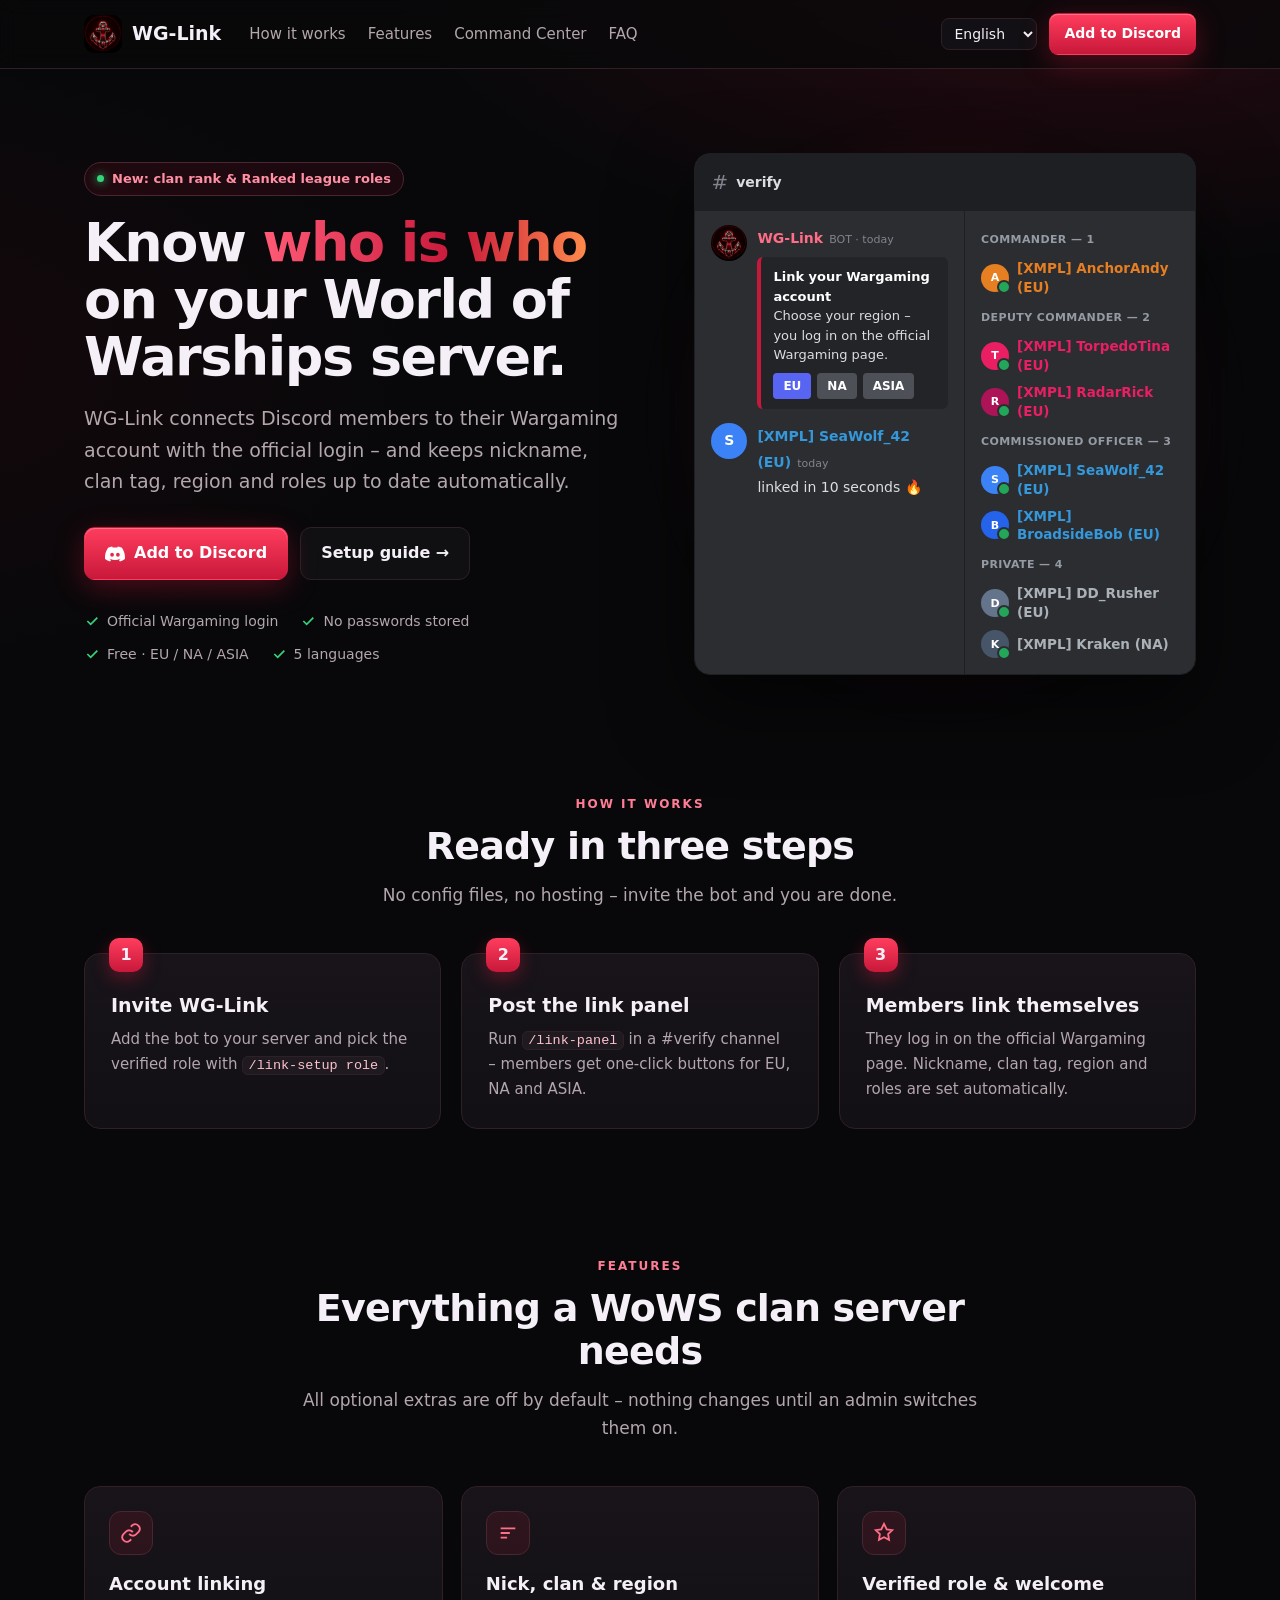
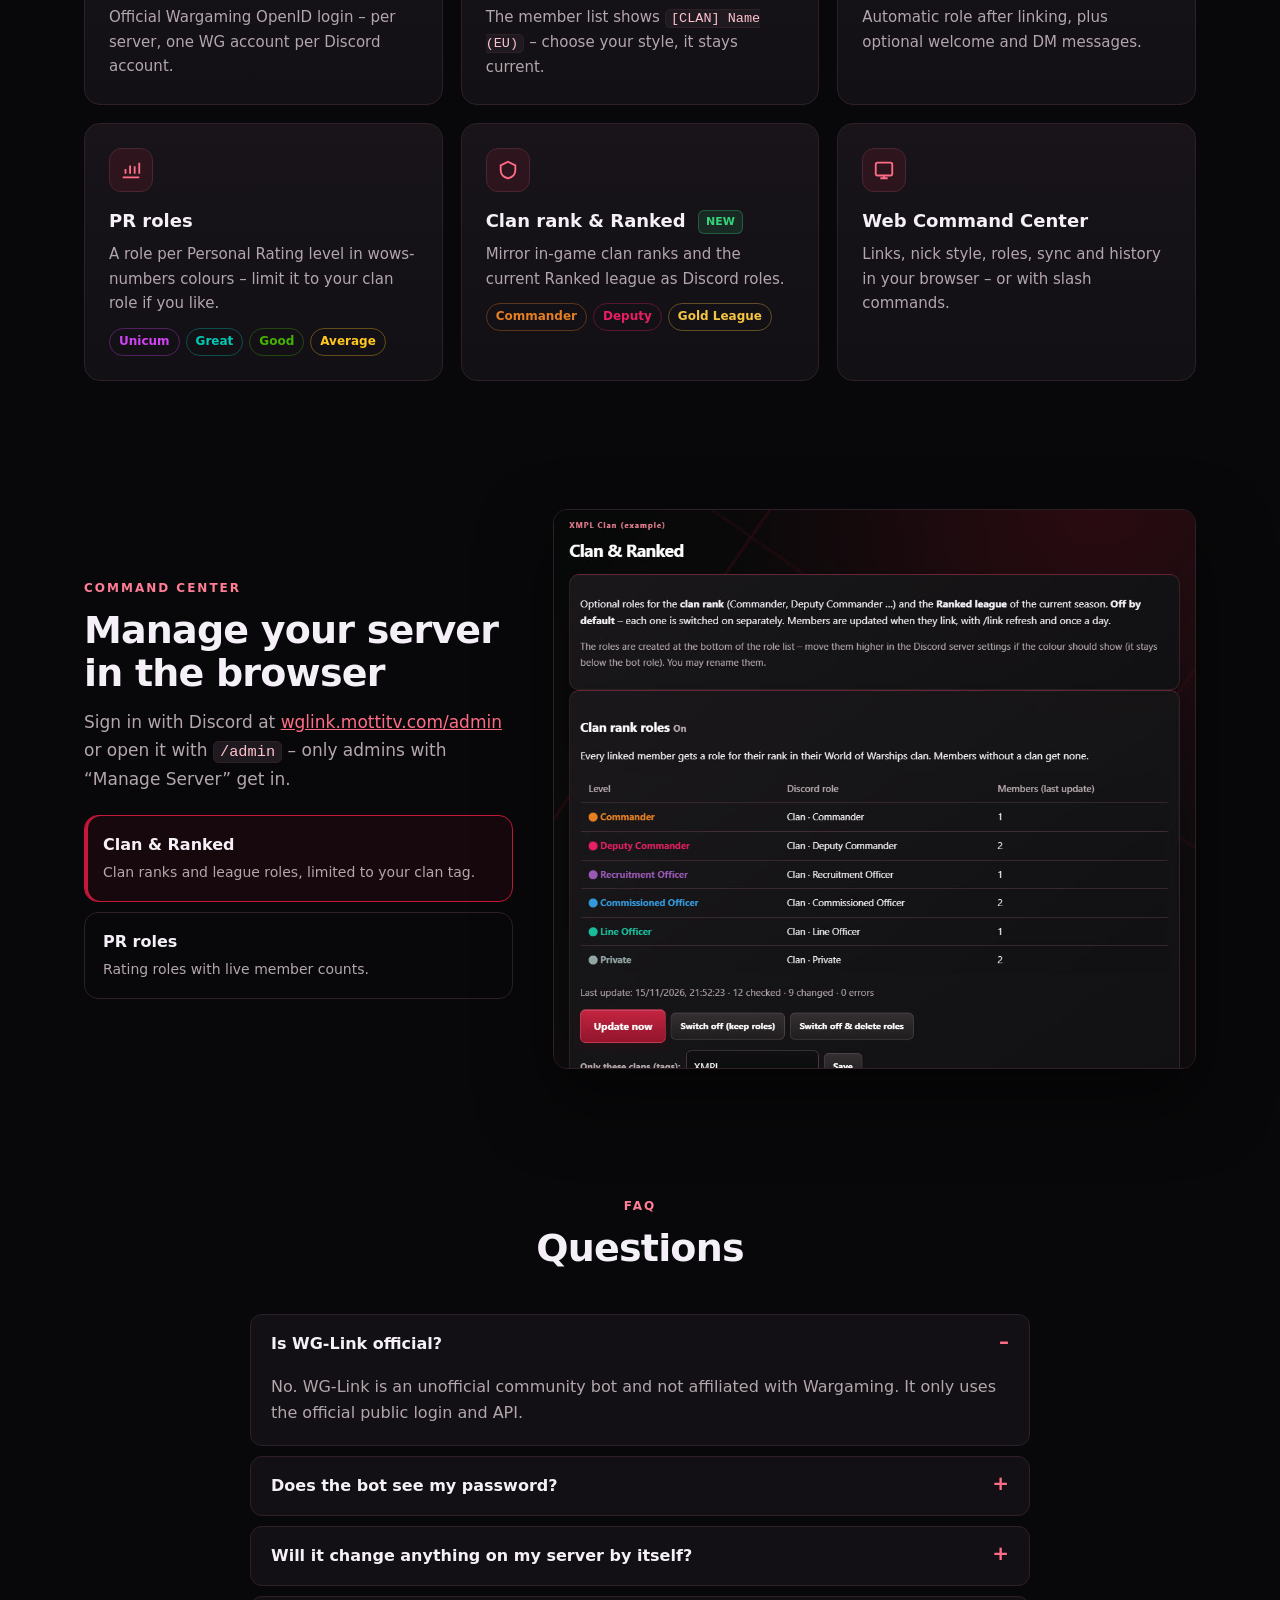
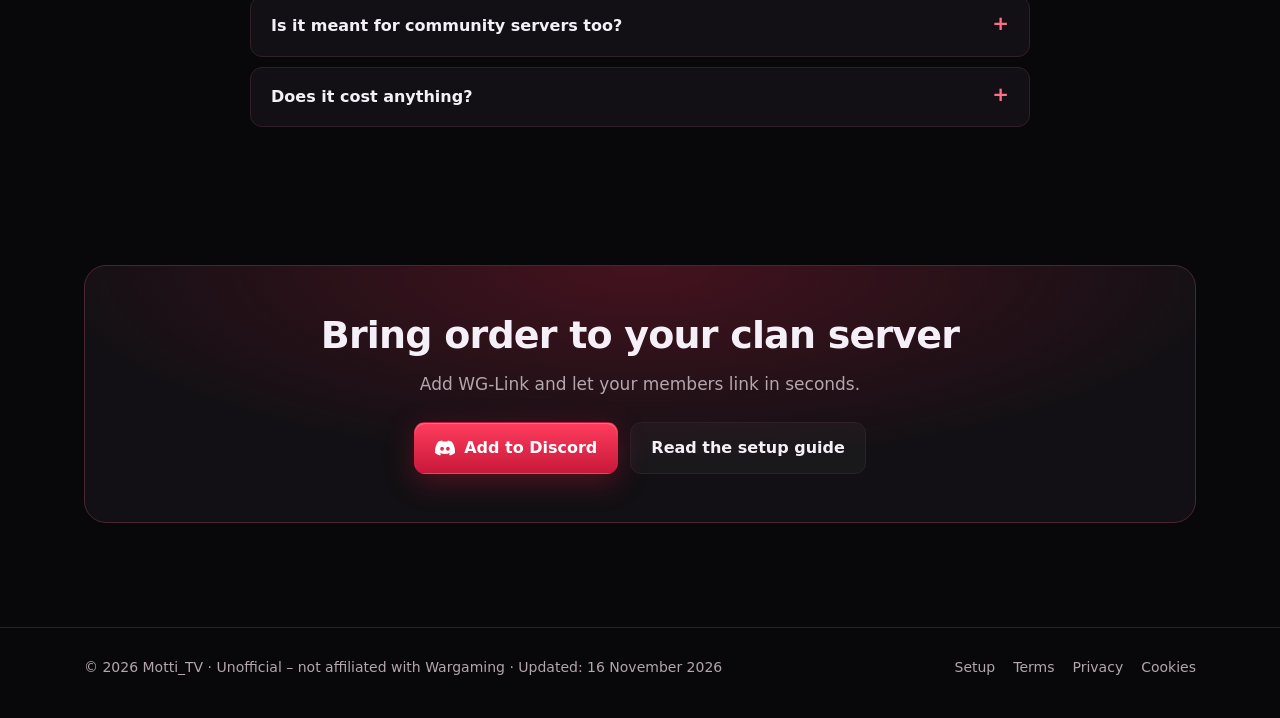
<file: index.html>
<!DOCTYPE html>
<html lang="en">
<head>
  <meta charset="utf-8" />
  <meta name="viewport" content="width=device-width, initial-scale=1" />
  <title>WG-Link – World of Warships account linking for Discord</title>
  <meta name="description" content="WG-Link links Discord members to their World of Warships / Wargaming account with the official login and keeps nickname, clan tag, region and roles up to date." />
  <meta property="og:title" content="WG-Link – World of Warships account linking for Discord" />
  <meta property="og:description" content="Know who is who on your WoWS server: official Wargaming login, clan-tag nicknames, PR, clan rank and Ranked roles." />
  <meta property="og:image" content="https://mottitv.github.io/wg-link/img/banner.jpg" />
  <link rel="icon" href="img/logo-128.png" />
  <script>
    (function () {
      var titles = { en: 'WG-Link – World of Warships account linking for Discord', de: 'WG-Link – World-of-Warships-Konten mit Discord verknüpfen', pl: 'WG-Link – łączenie kont World of Warships z Discordem' };
      var q = new URLSearchParams(location.search).get("lang");
      var stored = "";
      try { stored = localStorage.getItem("wg_lang") || ""; } catch (e) {}
      var pick = /^(en|de|pl)$/.test(q) ? q : (/^(en|de|pl)$/.test(stored) ? stored : "");
      if (!pick) {
        var nav = (navigator.language || "").toLowerCase();
        pick = nav.indexOf("pl") === 0 ? "pl" : (nav.indexOf("de") === 0 ? "de" : "en");
      }
      document.documentElement.setAttribute("data-lang", pick);
      document.documentElement.lang = pick;
      if (titles[pick]) document.title = titles[pick];
    })();
  </script>
  <link rel="stylesheet" href="site.css?v=3" />
  <link rel="stylesheet" href="cookies.css?v=1" />
</head>
<body class="home">
<header class="site-nav">
  <div class="wrap">
    <a class="brand" href="index.html"><img src="img/logo-128.png" alt="" width="38" height="38">WG-Link</a>
    <span class="nav-links" data-lang="en"><a href="#how-en">How it works</a><a href="#features-en">Features</a><a href="#panel-en">Command Center</a><a href="#faq-en">FAQ</a></span><span class="nav-links" data-lang="de"><a href="#how-de">So geht's</a><a href="#features-de">Funktionen</a><a href="#panel-de">Command Center</a><a href="#faq-de">FAQ</a></span><span class="nav-links" data-lang="pl"><a href="#how-pl">Jak to działa</a><a href="#features-pl">Funkcje</a><a href="#panel-pl">Command Center</a><a href="#faq-pl">FAQ</a></span>
    <div class="nav-right">
      <select class="lang-select" id="lang" aria-label="Language">
        <option value="en">English</option>
        <option value="de">Deutsch</option>
        <option value="pl">Polski</option>
      </select>
      <a class="btn btn-primary btn-sm" href="https://discord.com/oauth2/authorize?client_id=1534748705679216780&amp;permissions=402738176&amp;scope=bot%20applications.commands" rel="noopener"><span class="lang-inline" data-lang="en">Add to Discord</span><span class="lang-inline" data-lang="de">Zu Discord hinzufügen</span><span class="lang-inline" data-lang="pl">Dodaj do Discorda</span></a>
    </div>
  </div>
</header>
<main>
  <div class="lang-block" data-lang="en" data-title="WG-Link – World of Warships account linking for Discord">
  <section class="hero">
    <div class="wrap">
      <div>
        <span class="eyebrow"><span class="dot"></span>New: clan rank &amp; Ranked league roles</span>
        <h1>Know <span class="grad">who is who</span> on your World of Warships server.</h1>
        <p class="lead">WG-Link connects Discord members to their Wargaming account with the official login – and keeps nickname, clan tag, region and roles up to date automatically.</p>
        <div class="cta">
          <a class="btn btn-primary" href="https://discord.com/oauth2/authorize?client_id=1534748705679216780&amp;permissions=402738176&amp;scope=bot%20applications.commands" rel="noopener"><svg viewBox="0 0 24 24" fill="currentColor"><path d="M20.3 4.4A19.8 19.8 0 0 0 15.4 3l-.6 1.3a18.4 18.4 0 0 0-5.6 0L8.6 3a19.7 19.7 0 0 0-4.9 1.4C.6 9-.3 13.5.1 18a19.9 19.9 0 0 0 6 3l1.3-2a12.9 12.9 0 0 1-2-1l.5-.4a14.2 14.2 0 0 0 12.2 0l.5.4c-.6.4-1.3.7-2 1l1.3 2a19.8 19.8 0 0 0 6-3c.5-5.2-.9-9.7-3.6-13.6ZM8.5 15.3c-1.2 0-2.2-1.1-2.2-2.4s1-2.4 2.2-2.4 2.2 1.1 2.2 2.4-1 2.4-2.2 2.4Zm7 0c-1.2 0-2.2-1.1-2.2-2.4s1-2.4 2.2-2.4 2.2 1.1 2.2 2.4-1 2.4-2.2 2.4Z"/></svg>Add to Discord</a>
          <a class="btn btn-ghost" href="setup.html">Setup guide →</a>
        </div>
        <div class="trust"><span><svg viewBox="0 0 24 24" fill="none" stroke="currentColor" stroke-width="2.5"><path d="M5 12l5 5L20 7"/></svg>Official Wargaming login</span><span><svg viewBox="0 0 24 24" fill="none" stroke="currentColor" stroke-width="2.5"><path d="M5 12l5 5L20 7"/></svg>No passwords stored</span><span><svg viewBox="0 0 24 24" fill="none" stroke="currentColor" stroke-width="2.5"><path d="M5 12l5 5L20 7"/></svg>Free · EU / NA / ASIA</span><span><svg viewBox="0 0 24 24" fill="none" stroke="currentColor" stroke-width="2.5"><path d="M5 12l5 5L20 7"/></svg>5 languages</span></div>
      </div>
      <div class="glow">
        <div class="discord" aria-hidden="true">
          <div class="d-head"><span class="hash">#</span>verify</div>
          <div class="d-body">
            <div class="d-chat">
              <div class="msg"><div class="av av-bot"><img src="img/logo-128.png" alt=""></div>
                <div><span class="name" style="color:#ff6d87">WG-Link</span><span class="time">BOT · today</span>
                  <div class="embed"><b>Link your Wargaming account</b><br>Choose your region – you log in on the official Wargaming page.
                    <div class="btns"><span class="on">EU</span><span>NA</span><span>ASIA</span></div></div></div></div>
              <div class="msg"><div class="av" style="background:#3b82f6">S</div>
                <div><span class="name" style="color:#3498db">[XMPL] SeaWolf_42 (EU)</span><span class="time">today</span>
                  <div class="txt">linked in 10 seconds 🔥</div></div></div>
            </div>
            <div class="d-members">
              <div class="grp">Commander — 1</div>
              <div class="mem" style="color:#e67e22"><div class="av" style="background:#e67e22">A</div>[XMPL] AnchorAndy (EU)</div>
              <div class="grp">Deputy Commander — 2</div>
              <div class="mem" style="color:#e91e63"><div class="av" style="background:#e91e63">T</div>[XMPL] TorpedoTina (EU)</div>
              <div class="mem" style="color:#e91e63"><div class="av" style="background:#ad1457">R</div>[XMPL] RadarRick (EU)</div>
              <div class="grp">Commissioned Officer — 3</div>
              <div class="mem new" style="color:#3498db"><div class="av" style="background:#3b82f6">S</div>[XMPL] SeaWolf_42 (EU)</div>
              <div class="mem" style="color:#3498db"><div class="av" style="background:#2563eb">B</div>[XMPL] BroadsideBob (EU)</div>
              <div class="grp">Private — 4</div>
              <div class="mem" style="color:#aab2b8"><div class="av" style="background:#64748b">D</div>[XMPL] DD_Rusher (EU)</div>
              <div class="mem" style="color:#aab2b8"><div class="av" style="background:#475569">K</div>[XMPL] Kraken (NA)</div>
            </div>
          </div>
        </div>
      </div>
    </div>
  </section>

  <section id="how-en" class="anchor-how">
    <div class="wrap">
      <div class="sec-head"><div class="kicker">How it works</div><h2>Ready in three steps</h2><p class="sub">No config files, no hosting – invite the bot and you are done.</p></div>
      <div class="steps"><div class="step"><h3>Invite WG-Link</h3><p>Add the bot to your server and pick the verified role with <code>/link-setup role</code>.</p></div><div class="step"><h3>Post the link panel</h3><p>Run <code>/link-panel</code> in a #verify channel – members get one-click buttons for EU, NA and ASIA.</p></div><div class="step"><h3>Members link themselves</h3><p>They log in on the official Wargaming page. Nickname, clan tag, region and roles are set automatically.</p></div></div>
    </div>
  </section>

  <section id="features-en" class="anchor-features">
    <div class="wrap">
      <div class="sec-head"><div class="kicker">Features</div><h2>Everything a WoWS clan server needs</h2><p class="sub">All optional extras are off by default – nothing changes until an admin switches them on.</p></div>
      <div class="grid"><div class="card"><div class="ico"><svg viewBox="0 0 24 24" fill="none" stroke="currentColor" stroke-width="2"><path d="M10 13a5 5 0 0 0 7.5.5l3-3a5 5 0 0 0-7-7l-1.7 1.7"/><path d="M14 11a5 5 0 0 0-7.5-.5l-3 3a5 5 0 0 0 7 7l1.7-1.7"/></svg></div><h3>Account linking</h3><p>Official Wargaming OpenID login – per server, one WG account per Discord account.</p></div><div class="card"><div class="ico"><svg viewBox="0 0 24 24" fill="none" stroke="currentColor" stroke-width="2"><path d="M4 7h16M4 12h10M4 17h7"/></svg></div><h3>Nick, clan &amp; region</h3><p>The member list shows <code>[CLAN] Name (EU)</code> – choose your style, it stays current.</p></div><div class="card"><div class="ico"><svg viewBox="0 0 24 24" fill="none" stroke="currentColor" stroke-width="2"><path d="M12 2l3 6 6 .9-4.5 4.3 1 6.3L12 16.6 6.5 19.5l1-6.3L3 8.9 9 8z"/></svg></div><h3>Verified role &amp; welcome</h3><p>Automatic role after linking, plus optional welcome and DM messages.</p></div><div class="card"><div class="ico"><svg viewBox="0 0 24 24" fill="none" stroke="currentColor" stroke-width="2"><path d="M3 20h18M6 16v-5M11 16V7M16 16v-8M21 16V4"/></svg></div><h3>PR roles</h3><p>A role per Personal Rating level in wows-numbers colours – limit it to your clan role if you like.</p><div class="chips"><span class="chip" style="color:#d042f3;border-color:#d042f355">Unicum</span><span class="chip" style="color:#02c9b3;border-color:#02c9b355">Great</span><span class="chip" style="color:#44b300;border-color:#44b30055">Good</span><span class="chip" style="color:#ffc71f;border-color:#ffc71f55">Average</span></div></div><div class="card"><div class="ico"><svg viewBox="0 0 24 24" fill="none" stroke="currentColor" stroke-width="2"><path d="M12 3l8 4v5c0 5-3.5 8-8 9-4.5-1-8-4-8-9V7z"/></svg></div><h3>Clan rank &amp; Ranked <span class="tag">NEW</span></h3><p>Mirror in-game clan ranks and the current Ranked league as Discord roles.</p><div class="chips"><span class="chip" style="color:#e67e22;border-color:#e67e2255">Commander</span><span class="chip" style="color:#e91e63;border-color:#e91e6355">Deputy</span><span class="chip" style="color:#f5c542;border-color:#f5c54255">Gold League</span></div></div><div class="card"><div class="ico"><svg viewBox="0 0 24 24" fill="none" stroke="currentColor" stroke-width="2"><rect x="3" y="4" width="18" height="14" rx="2"/><path d="M8 21h8M12 18v3"/></svg></div><h3>Web Command Center</h3><p>Links, nick style, roles, sync and history in your browser – or with slash commands.</p></div></div>
    </div>
  </section>

  <section id="panel-en" class="anchor-panel">
    <div class="wrap show">
      <div>
        <div class="kicker">Command Center</div><h2>Manage your server in the browser</h2>
        <p class="sub" style="margin-bottom:22px">Sign in with Discord at <a href="https://wglink.mottitv.com/admin">wglink.mottitv.com/admin</a> or open it with <code>/admin</code> – only admins with “Manage Server” get in.</p>
        <div class="tabs"><button class="tab on" type="button" data-i="0"><b>Clan &amp; Ranked</b><span>Clan ranks and league roles, limited to your clan tag.</span></button><button class="tab" type="button" data-i="1"><b>PR roles</b><span>Rating roles with live member counts.</span></button></div>
      </div>
      <div class="shot"><img class="on" src="img/game-roles-en.jpg" alt="WG-Link admin panel: Clan &amp; Ranked page" loading="lazy" width="1000" height="1510"><img src="img/pr-roles-en.jpg" alt="WG-Link admin panel: PR roles page" loading="lazy" width="1000" height="966"></div>
    </div>
  </section>

  <section id="faq-en" class="anchor-faq">
    <div class="wrap">
      <div class="sec-head"><div class="kicker">FAQ</div><h2>Questions</h2></div>
      <div class="faq"><details open><summary>Is WG-Link official?</summary><p>No. WG-Link is an unofficial community bot and not affiliated with Wargaming. It only uses the official public login and API.</p></details><details><summary>Does the bot see my password?</summary><p>Never. You log in on Wargaming's own page; WG-Link only receives your public account ID and nickname.</p></details><details><summary>Will it change anything on my server by itself?</summary><p>Only what you set up: verified role and nickname. PR, clan rank and Ranked roles stay off until you switch them on.</p></details><details><summary>Is it meant for community servers too?</summary><p>Linking and nicknames work everywhere. PR roles are meant for clan servers – on mixed servers limit them to your clan role or clan tag.</p></details><details><summary>Does it cost anything?</summary><p>No – WG-Link is a free, private, non-commercial project.</p></details></div>
    </div>
  </section>

  <section>
    <div class="wrap">
      <div class="band">
        <h2>Bring order to your clan server</h2>
        <p class="sub">Add WG-Link and let your members link in seconds.</p>
        <div class="cta"><a class="btn btn-primary" href="https://discord.com/oauth2/authorize?client_id=1534748705679216780&amp;permissions=402738176&amp;scope=bot%20applications.commands" rel="noopener"><svg viewBox="0 0 24 24" fill="currentColor"><path d="M20.3 4.4A19.8 19.8 0 0 0 15.4 3l-.6 1.3a18.4 18.4 0 0 0-5.6 0L8.6 3a19.7 19.7 0 0 0-4.9 1.4C.6 9-.3 13.5.1 18a19.9 19.9 0 0 0 6 3l1.3-2a12.9 12.9 0 0 1-2-1l.5-.4a14.2 14.2 0 0 0 12.2 0l.5.4c-.6.4-1.3.7-2 1l1.3 2a19.8 19.8 0 0 0 6-3c.5-5.2-.9-9.7-3.6-13.6ZM8.5 15.3c-1.2 0-2.2-1.1-2.2-2.4s1-2.4 2.2-2.4 2.2 1.1 2.2 2.4-1 2.4-2.2 2.4Zm7 0c-1.2 0-2.2-1.1-2.2-2.4s1-2.4 2.2-2.4 2.2 1.1 2.2 2.4-1 2.4-2.2 2.4Z"/></svg>Add to Discord</a><a class="btn btn-ghost" href="setup.html">Read the setup guide</a></div>
      </div>
    </div>
  </section>
  </div>
  <div class="lang-block" data-lang="de" data-title="WG-Link – World-of-Warships-Konten mit Discord verknüpfen">
  <section class="hero">
    <div class="wrap">
      <div>
        <span class="eyebrow"><span class="dot"></span>Neu: Clan-Rang- &amp; Ranked-Liga-Rollen</span>
        <h1>Wisse, <span class="grad">wer wer ist</span> auf deinem World-of-Warships-Server.</h1>
        <p class="lead">WG-Link verknüpft Discord-Mitglieder über den offiziellen Login mit ihrem Wargaming-Konto – und hält Nickname, Clan-Tag, Region und Rollen automatisch aktuell.</p>
        <div class="cta">
          <a class="btn btn-primary" href="https://discord.com/oauth2/authorize?client_id=1534748705679216780&amp;permissions=402738176&amp;scope=bot%20applications.commands" rel="noopener"><svg viewBox="0 0 24 24" fill="currentColor"><path d="M20.3 4.4A19.8 19.8 0 0 0 15.4 3l-.6 1.3a18.4 18.4 0 0 0-5.6 0L8.6 3a19.7 19.7 0 0 0-4.9 1.4C.6 9-.3 13.5.1 18a19.9 19.9 0 0 0 6 3l1.3-2a12.9 12.9 0 0 1-2-1l.5-.4a14.2 14.2 0 0 0 12.2 0l.5.4c-.6.4-1.3.7-2 1l1.3 2a19.8 19.8 0 0 0 6-3c.5-5.2-.9-9.7-3.6-13.6ZM8.5 15.3c-1.2 0-2.2-1.1-2.2-2.4s1-2.4 2.2-2.4 2.2 1.1 2.2 2.4-1 2.4-2.2 2.4Zm7 0c-1.2 0-2.2-1.1-2.2-2.4s1-2.4 2.2-2.4 2.2 1.1 2.2 2.4-1 2.4-2.2 2.4Z"/></svg>Zu Discord hinzufügen</a>
          <a class="btn btn-ghost" href="setup.html">Zur Anleitung →</a>
        </div>
        <div class="trust"><span><svg viewBox="0 0 24 24" fill="none" stroke="currentColor" stroke-width="2.5"><path d="M5 12l5 5L20 7"/></svg>Offizieller Wargaming-Login</span><span><svg viewBox="0 0 24 24" fill="none" stroke="currentColor" stroke-width="2.5"><path d="M5 12l5 5L20 7"/></svg>Keine Passwörter gespeichert</span><span><svg viewBox="0 0 24 24" fill="none" stroke="currentColor" stroke-width="2.5"><path d="M5 12l5 5L20 7"/></svg>Kostenlos · EU / NA / ASIA</span><span><svg viewBox="0 0 24 24" fill="none" stroke="currentColor" stroke-width="2.5"><path d="M5 12l5 5L20 7"/></svg>5 Sprachen</span></div>
      </div>
      <div class="glow">
        <div class="discord" aria-hidden="true">
          <div class="d-head"><span class="hash">#</span>verify</div>
          <div class="d-body">
            <div class="d-chat">
              <div class="msg"><div class="av av-bot"><img src="img/logo-128.png" alt=""></div>
                <div><span class="name" style="color:#ff6d87">WG-Link</span><span class="time">BOT · heute</span>
                  <div class="embed"><b>Verknüpfe dein Wargaming-Konto</b><br>Wähle deine Region – du meldest dich auf der offiziellen Wargaming-Seite an.
                    <div class="btns"><span class="on">EU</span><span>NA</span><span>ASIA</span></div></div></div></div>
              <div class="msg"><div class="av" style="background:#3b82f6">S</div>
                <div><span class="name" style="color:#3498db">[XMPL] SeaWolf_42 (EU)</span><span class="time">heute</span>
                  <div class="txt">in 10 Sekunden verknüpft 🔥</div></div></div>
            </div>
            <div class="d-members">
              <div class="grp">Kommandant — 1</div>
              <div class="mem" style="color:#e67e22"><div class="av" style="background:#e67e22">A</div>[XMPL] AnchorAndy (EU)</div>
              <div class="grp">Stellv. Kommandant — 2</div>
              <div class="mem" style="color:#e91e63"><div class="av" style="background:#e91e63">T</div>[XMPL] TorpedoTina (EU)</div>
              <div class="mem" style="color:#e91e63"><div class="av" style="background:#ad1457">R</div>[XMPL] RadarRick (EU)</div>
              <div class="grp">Stabsoffizier — 3</div>
              <div class="mem new" style="color:#3498db"><div class="av" style="background:#3b82f6">S</div>[XMPL] SeaWolf_42 (EU)</div>
              <div class="mem" style="color:#3498db"><div class="av" style="background:#2563eb">B</div>[XMPL] BroadsideBob (EU)</div>
              <div class="grp">Gefreiter — 4</div>
              <div class="mem" style="color:#aab2b8"><div class="av" style="background:#64748b">D</div>[XMPL] DD_Rusher (EU)</div>
              <div class="mem" style="color:#aab2b8"><div class="av" style="background:#475569">K</div>[XMPL] Kraken (NA)</div>
            </div>
          </div>
        </div>
      </div>
    </div>
  </section>

  <section id="how-de" class="anchor-how">
    <div class="wrap">
      <div class="sec-head"><div class="kicker">So geht's</div><h2>In drei Schritten fertig</h2><p class="sub">Keine Konfigurationsdateien, kein Hosting – Bot einladen, fertig.</p></div>
      <div class="steps"><div class="step"><h3>WG-Link einladen</h3><p>Füge den Bot deinem Server hinzu und wähle mit <code>/link-setup role</code> die Verifiziert-Rolle.</p></div><div class="step"><h3>Link-Panel posten</h3><p>Führe <code>/link-panel</code> in einem #verify-Kanal aus – Mitglieder bekommen Buttons für EU, NA und ASIA.</p></div><div class="step"><h3>Mitglieder verknüpfen sich selbst</h3><p>Sie melden sich auf der offiziellen Wargaming-Seite an. Nickname, Clan-Tag, Region und Rollen werden automatisch gesetzt.</p></div></div>
    </div>
  </section>

  <section id="features-de" class="anchor-features">
    <div class="wrap">
      <div class="sec-head"><div class="kicker">Funktionen</div><h2>Alles, was ein WoWS-Clan-Server braucht</h2><p class="sub">Alle optionalen Extras sind standardmäßig aus – nichts ändert sich, bis ein Admin sie einschaltet.</p></div>
      <div class="grid"><div class="card"><div class="ico"><svg viewBox="0 0 24 24" fill="none" stroke="currentColor" stroke-width="2"><path d="M10 13a5 5 0 0 0 7.5.5l3-3a5 5 0 0 0-7-7l-1.7 1.7"/><path d="M14 11a5 5 0 0 0-7.5-.5l-3 3a5 5 0 0 0 7 7l1.7-1.7"/></svg></div><h3>Konten verknüpfen</h3><p>Offizieller Wargaming-OpenID-Login – pro Server, ein WG-Konto pro Discord-Konto.</p></div><div class="card"><div class="ico"><svg viewBox="0 0 24 24" fill="none" stroke="currentColor" stroke-width="2"><path d="M4 7h16M4 12h10M4 17h7"/></svg></div><h3>Nick, Clan &amp; Region</h3><p>Die Mitgliederliste zeigt <code>[CLAN] Name (EU)</code> – Stil wählbar, bleibt aktuell.</p></div><div class="card"><div class="ico"><svg viewBox="0 0 24 24" fill="none" stroke="currentColor" stroke-width="2"><path d="M12 2l3 6 6 .9-4.5 4.3 1 6.3L12 16.6 6.5 19.5l1-6.3L3 8.9 9 8z"/></svg></div><h3>Verifiziert-Rolle &amp; Willkommen</h3><p>Automatische Rolle nach dem Verknüpfen, dazu optionale Willkommens- und DM-Nachrichten.</p></div><div class="card"><div class="ico"><svg viewBox="0 0 24 24" fill="none" stroke="currentColor" stroke-width="2"><path d="M3 20h18M6 16v-5M11 16V7M16 16v-8M21 16V4"/></svg></div><h3>PR-Rollen</h3><p>Eine Rolle pro Personal-Rating-Stufe in wows-numbers-Farben – auf Wunsch nur für deine Clan-Rolle.</p><div class="chips"><span class="chip" style="color:#d042f3;border-color:#d042f355">Unicum</span><span class="chip" style="color:#02c9b3;border-color:#02c9b355">Sehr gut</span><span class="chip" style="color:#44b300;border-color:#44b30055">Gut</span><span class="chip" style="color:#ffc71f;border-color:#ffc71f55">Durchschnitt</span></div></div><div class="card"><div class="ico"><svg viewBox="0 0 24 24" fill="none" stroke="currentColor" stroke-width="2"><path d="M12 3l8 4v5c0 5-3.5 8-8 9-4.5-1-8-4-8-9V7z"/></svg></div><h3>Clan-Rang &amp; Ranked <span class="tag">NEU</span></h3><p>Clan-Ränge aus dem Spiel und die aktuelle Ranked-Liga als Discord-Rollen.</p><div class="chips"><span class="chip" style="color:#e67e22;border-color:#e67e2255">Kommandant</span><span class="chip" style="color:#e91e63;border-color:#e91e6355">Stellvertreter</span><span class="chip" style="color:#f5c542;border-color:#f5c54255">Gold-Liga</span></div></div><div class="card"><div class="ico"><svg viewBox="0 0 24 24" fill="none" stroke="currentColor" stroke-width="2"><rect x="3" y="4" width="18" height="14" rx="2"/><path d="M8 21h8M12 18v3"/></svg></div><h3>Web-Command-Center</h3><p>Verknüpfungen, Nick-Stil, Rollen, Abgleich und Verlauf im Browser – oder per Slash-Befehl.</p></div></div>
    </div>
  </section>

  <section id="panel-de" class="anchor-panel">
    <div class="wrap show">
      <div>
        <div class="kicker">Command Center</div><h2>Verwalte deinen Server im Browser</h2>
        <p class="sub" style="margin-bottom:22px">Mit Discord anmelden unter <a href="https://wglink.mottitv.com/admin">wglink.mottitv.com/admin</a> oder mit <code>/admin</code> öffnen – nur Admins mit „Server verwalten“ kommen rein.</p>
        <div class="tabs"><button class="tab on" type="button" data-i="0"><b>Clan &amp; Ranked</b><span>Clan-Ränge und Liga-Rollen, auf deinen Clan-Tag begrenzt.</span></button><button class="tab" type="button" data-i="1"><b>PR-Rollen</b><span>Rating-Rollen mit aktuellen Mitgliederzahlen.</span></button></div>
      </div>
      <div class="shot"><img class="on" src="img/game-roles-de.jpg" alt="WG-Link Admin-Panel: Seite Clan &amp; Ranked" loading="lazy" width="1000" height="1510"><img src="img/pr-roles-de.jpg" alt="WG-Link Admin-Panel: Seite PR-Rollen" loading="lazy" width="1000" height="966"></div>
    </div>
  </section>

  <section id="faq-de" class="anchor-faq">
    <div class="wrap">
      <div class="sec-head"><div class="kicker">FAQ</div><h2>Fragen</h2></div>
      <div class="faq"><details open><summary>Ist WG-Link offiziell?</summary><p>Nein. WG-Link ist ein inoffizieller Community-Bot und gehört nicht zu Wargaming. Er nutzt nur den offiziellen öffentlichen Login und die API.</p></details><details><summary>Sieht der Bot mein Passwort?</summary><p>Nie. Du meldest dich auf der Seite von Wargaming an; WG-Link bekommt nur deine öffentliche Konto-ID und deinen Nickname.</p></details><details><summary>Ändert er von selbst etwas auf meinem Server?</summary><p>Nur, was du einrichtest: Verifiziert-Rolle und Nickname. PR-, Clan-Rang- und Ranked-Rollen bleiben aus, bis du sie einschaltest.</p></details><details><summary>Ist er auch für Community-Server gedacht?</summary><p>Verknüpfen und Nicknames funktionieren überall. PR-Rollen sind für Clan-Server gedacht – auf gemischten Servern auf Clan-Rolle oder Clan-Tag begrenzen.</p></details><details><summary>Kostet das etwas?</summary><p>Nein – WG-Link ist ein kostenloses, privates, nicht-kommerzielles Projekt.</p></details></div>
    </div>
  </section>

  <section>
    <div class="wrap">
      <div class="band">
        <h2>Bring Ordnung auf deinen Clan-Server</h2>
        <p class="sub">Füge WG-Link hinzu und lass deine Mitglieder sich in Sekunden verknüpfen.</p>
        <div class="cta"><a class="btn btn-primary" href="https://discord.com/oauth2/authorize?client_id=1534748705679216780&amp;permissions=402738176&amp;scope=bot%20applications.commands" rel="noopener"><svg viewBox="0 0 24 24" fill="currentColor"><path d="M20.3 4.4A19.8 19.8 0 0 0 15.4 3l-.6 1.3a18.4 18.4 0 0 0-5.6 0L8.6 3a19.7 19.7 0 0 0-4.9 1.4C.6 9-.3 13.5.1 18a19.9 19.9 0 0 0 6 3l1.3-2a12.9 12.9 0 0 1-2-1l.5-.4a14.2 14.2 0 0 0 12.2 0l.5.4c-.6.4-1.3.7-2 1l1.3 2a19.8 19.8 0 0 0 6-3c.5-5.2-.9-9.7-3.6-13.6ZM8.5 15.3c-1.2 0-2.2-1.1-2.2-2.4s1-2.4 2.2-2.4 2.2 1.1 2.2 2.4-1 2.4-2.2 2.4Zm7 0c-1.2 0-2.2-1.1-2.2-2.4s1-2.4 2.2-2.4 2.2 1.1 2.2 2.4-1 2.4-2.2 2.4Z"/></svg>Zu Discord hinzufügen</a><a class="btn btn-ghost" href="setup.html">Zur Einrichtungs-Anleitung</a></div>
      </div>
    </div>
  </section>
  </div>
  <div class="lang-block" data-lang="pl" data-title="WG-Link – łączenie kont World of Warships z Discordem">
  <section class="hero">
    <div class="wrap">
      <div>
        <span class="eyebrow"><span class="dot"></span>Nowość: role rangi w klanie i lig rankingowych</span>
        <h1>Wiedz, <span class="grad">kto jest kim</span> na twoim serwerze World of Warships.</h1>
        <p class="lead">WG-Link łączy członków Discorda z ich kontem Wargaming przez oficjalne logowanie – i automatycznie aktualizuje nick, tag klanu, region i role.</p>
        <div class="cta">
          <a class="btn btn-primary" href="https://discord.com/oauth2/authorize?client_id=1534748705679216780&amp;permissions=402738176&amp;scope=bot%20applications.commands" rel="noopener"><svg viewBox="0 0 24 24" fill="currentColor"><path d="M20.3 4.4A19.8 19.8 0 0 0 15.4 3l-.6 1.3a18.4 18.4 0 0 0-5.6 0L8.6 3a19.7 19.7 0 0 0-4.9 1.4C.6 9-.3 13.5.1 18a19.9 19.9 0 0 0 6 3l1.3-2a12.9 12.9 0 0 1-2-1l.5-.4a14.2 14.2 0 0 0 12.2 0l.5.4c-.6.4-1.3.7-2 1l1.3 2a19.8 19.8 0 0 0 6-3c.5-5.2-.9-9.7-3.6-13.6ZM8.5 15.3c-1.2 0-2.2-1.1-2.2-2.4s1-2.4 2.2-2.4 2.2 1.1 2.2 2.4-1 2.4-2.2 2.4Zm7 0c-1.2 0-2.2-1.1-2.2-2.4s1-2.4 2.2-2.4 2.2 1.1 2.2 2.4-1 2.4-2.2 2.4Z"/></svg>Dodaj do Discorda</a>
          <a class="btn btn-ghost" href="setup.html">Instrukcja →</a>
        </div>
        <div class="trust"><span><svg viewBox="0 0 24 24" fill="none" stroke="currentColor" stroke-width="2.5"><path d="M5 12l5 5L20 7"/></svg>Oficjalne logowanie Wargaming</span><span><svg viewBox="0 0 24 24" fill="none" stroke="currentColor" stroke-width="2.5"><path d="M5 12l5 5L20 7"/></svg>Żadnych zapisanych haseł</span><span><svg viewBox="0 0 24 24" fill="none" stroke="currentColor" stroke-width="2.5"><path d="M5 12l5 5L20 7"/></svg>Za darmo · EU / NA / ASIA</span><span><svg viewBox="0 0 24 24" fill="none" stroke="currentColor" stroke-width="2.5"><path d="M5 12l5 5L20 7"/></svg>5 języków</span></div>
      </div>
      <div class="glow">
        <div class="discord" aria-hidden="true">
          <div class="d-head"><span class="hash">#</span>verify</div>
          <div class="d-body">
            <div class="d-chat">
              <div class="msg"><div class="av av-bot"><img src="img/logo-128.png" alt=""></div>
                <div><span class="name" style="color:#ff6d87">WG-Link</span><span class="time">BOT · dziś</span>
                  <div class="embed"><b>Połącz konto Wargaming</b><br>Wybierz region – logujesz się na oficjalnej stronie Wargaming.
                    <div class="btns"><span class="on">EU</span><span>NA</span><span>ASIA</span></div></div></div></div>
              <div class="msg"><div class="av" style="background:#3b82f6">S</div>
                <div><span class="name" style="color:#3498db">[XMPL] SeaWolf_42 (EU)</span><span class="time">dziś</span>
                  <div class="txt">połączone w 10 sekund 🔥</div></div></div>
            </div>
            <div class="d-members">
              <div class="grp">Dowódca — 1</div>
              <div class="mem" style="color:#e67e22"><div class="av" style="background:#e67e22">A</div>[XMPL] AnchorAndy (EU)</div>
              <div class="grp">Zastępca dowódcy — 2</div>
              <div class="mem" style="color:#e91e63"><div class="av" style="background:#e91e63">T</div>[XMPL] TorpedoTina (EU)</div>
              <div class="mem" style="color:#e91e63"><div class="av" style="background:#ad1457">R</div>[XMPL] RadarRick (EU)</div>
              <div class="grp">Oficer sztabowy — 3</div>
              <div class="mem new" style="color:#3498db"><div class="av" style="background:#3b82f6">S</div>[XMPL] SeaWolf_42 (EU)</div>
              <div class="mem" style="color:#3498db"><div class="av" style="background:#2563eb">B</div>[XMPL] BroadsideBob (EU)</div>
              <div class="grp">Szeregowy — 4</div>
              <div class="mem" style="color:#aab2b8"><div class="av" style="background:#64748b">D</div>[XMPL] DD_Rusher (EU)</div>
              <div class="mem" style="color:#aab2b8"><div class="av" style="background:#475569">K</div>[XMPL] Kraken (NA)</div>
            </div>
          </div>
        </div>
      </div>
    </div>
  </section>

  <section id="how-pl" class="anchor-how">
    <div class="wrap">
      <div class="sec-head"><div class="kicker">Jak to działa</div><h2>Gotowe w trzech krokach</h2><p class="sub">Bez plików konfiguracyjnych, bez hostingu – zaproś bota i gotowe.</p></div>
      <div class="steps"><div class="step"><h3>Zaproś WG-Link</h3><p>Dodaj bota do serwera i wybierz rolę weryfikacji komendą <code>/link-setup role</code>.</p></div><div class="step"><h3>Opublikuj panel</h3><p>Uruchom <code>/link-panel</code> na kanale #verify – członkowie dostaną przyciski EU, NA i ASIA.</p></div><div class="step"><h3>Członkowie łączą się sami</h3><p>Logują się na oficjalnej stronie Wargaming. Nick, tag klanu, region i role ustawiają się automatycznie.</p></div></div>
    </div>
  </section>

  <section id="features-pl" class="anchor-features">
    <div class="wrap">
      <div class="sec-head"><div class="kicker">Funkcje</div><h2>Wszystko, czego potrzebuje serwer klanu WoWS</h2><p class="sub">Wszystkie opcjonalne dodatki są domyślnie wyłączone – nic się nie zmienia, dopóki admin ich nie włączy.</p></div>
      <div class="grid"><div class="card"><div class="ico"><svg viewBox="0 0 24 24" fill="none" stroke="currentColor" stroke-width="2"><path d="M10 13a5 5 0 0 0 7.5.5l3-3a5 5 0 0 0-7-7l-1.7 1.7"/><path d="M14 11a5 5 0 0 0-7.5-.5l-3 3a5 5 0 0 0 7 7l1.7-1.7"/></svg></div><h3>Łączenie kont</h3><p>Oficjalne logowanie OpenID Wargaming – na każdym serwerze, jedno konto WG na konto Discord.</p></div><div class="card"><div class="ico"><svg viewBox="0 0 24 24" fill="none" stroke="currentColor" stroke-width="2"><path d="M4 7h16M4 12h10M4 17h7"/></svg></div><h3>Nick, klan i region</h3><p>Lista członków pokazuje <code>[CLAN] Name (EU)</code> – styl do wyboru, zawsze aktualny.</p></div><div class="card"><div class="ico"><svg viewBox="0 0 24 24" fill="none" stroke="currentColor" stroke-width="2"><path d="M12 2l3 6 6 .9-4.5 4.3 1 6.3L12 16.6 6.5 19.5l1-6.3L3 8.9 9 8z"/></svg></div><h3>Rola weryfikacji i powitanie</h3><p>Automatyczna rola po połączeniu oraz opcjonalne wiadomości powitalne i DM.</p></div><div class="card"><div class="ico"><svg viewBox="0 0 24 24" fill="none" stroke="currentColor" stroke-width="2"><path d="M3 20h18M6 16v-5M11 16V7M16 16v-8M21 16V4"/></svg></div><h3>Role PR</h3><p>Rola za poziom Personal Rating w kolorach wows-numbers – opcjonalnie tylko dla roli klanu.</p><div class="chips"><span class="chip" style="color:#d042f3;border-color:#d042f355">Unikum</span><span class="chip" style="color:#02c9b3;border-color:#02c9b355">Świetny</span><span class="chip" style="color:#44b300;border-color:#44b30055">Dobry</span><span class="chip" style="color:#ffc71f;border-color:#ffc71f55">Średni</span></div></div><div class="card"><div class="ico"><svg viewBox="0 0 24 24" fill="none" stroke="currentColor" stroke-width="2"><path d="M12 3l8 4v5c0 5-3.5 8-8 9-4.5-1-8-4-8-9V7z"/></svg></div><h3>Ranga w klanie i rankingowe <span class="tag">NOWE</span></h3><p>Rangi klanowe z gry i bieżąca liga rankingowa jako role Discord.</p><div class="chips"><span class="chip" style="color:#e67e22;border-color:#e67e2255">Dowódca</span><span class="chip" style="color:#e91e63;border-color:#e91e6355">Zastępca</span><span class="chip" style="color:#f5c542;border-color:#f5c54255">Liga Złota</span></div></div><div class="card"><div class="ico"><svg viewBox="0 0 24 24" fill="none" stroke="currentColor" stroke-width="2"><rect x="3" y="4" width="18" height="14" rx="2"/><path d="M8 21h8M12 18v3"/></svg></div><h3>Command Center w przeglądarce</h3><p>Połączenia, styl nicku, role, synchronizacja i historia w przeglądarce – albo komendami.</p></div></div>
    </div>
  </section>

  <section id="panel-pl" class="anchor-panel">
    <div class="wrap show">
      <div>
        <div class="kicker">Command Center</div><h2>Zarządzaj serwerem w przeglądarce</h2>
        <p class="sub" style="margin-bottom:22px">Zaloguj się przez Discord na <a href="https://wglink.mottitv.com/admin">wglink.mottitv.com/admin</a> albo otwórz komendą <code>/admin</code> – wejdą tylko admini z uprawnieniem „Zarządzanie serwerem”.</p>
        <div class="tabs"><button class="tab on" type="button" data-i="0"><b>Klan i Rankingowe</b><span>Rangi klanowe i role lig, ograniczone do tagu klanu.</span></button><button class="tab" type="button" data-i="1"><b>Role PR</b><span>Role ratingu z aktualną liczbą członków.</span></button></div>
      </div>
      <div class="shot"><img class="on" src="img/game-roles-pl.jpg" alt="Panel admina WG-Link: strona Klan i Rankingowe" loading="lazy" width="1000" height="1510"><img src="img/pr-roles-pl.jpg" alt="Panel admina WG-Link: strona Role PR" loading="lazy" width="1000" height="966"></div>
    </div>
  </section>

  <section id="faq-pl" class="anchor-faq">
    <div class="wrap">
      <div class="sec-head"><div class="kicker">FAQ</div><h2>Pytania</h2></div>
      <div class="faq"><details open><summary>Czy WG-Link jest oficjalny?</summary><p>Nie. WG-Link to nieoficjalny bot społeczności, niezwiązany z Wargaming. Korzysta tylko z oficjalnego publicznego logowania i API.</p></details><details><summary>Czy bot widzi moje hasło?</summary><p>Nigdy. Logujesz się na stronie Wargaming; WG-Link dostaje tylko publiczne ID konta i nick.</p></details><details><summary>Czy sam coś zmieni na moim serwerze?</summary><p>Tylko to, co ustawisz: rolę weryfikacji i nick. Role PR, rangi w klanie i rankingowe są wyłączone, dopóki ich nie włączysz.</p></details><details><summary>Czy nadaje się też na serwery społeczności?</summary><p>Łączenie i nicki działają wszędzie. Role PR są dla serwerów klanów – na mieszanych serwerach ogranicz je do roli lub tagu klanu.</p></details><details><summary>Czy to coś kosztuje?</summary><p>Nie – WG-Link to darmowy, prywatny, niekomercyjny projekt.</p></details></div>
    </div>
  </section>

  <section>
    <div class="wrap">
      <div class="band">
        <h2>Zaprowadź porządek na serwerze klanu</h2>
        <p class="sub">Dodaj WG-Link, a członkowie połączą się w kilka sekund.</p>
        <div class="cta"><a class="btn btn-primary" href="https://discord.com/oauth2/authorize?client_id=1534748705679216780&amp;permissions=402738176&amp;scope=bot%20applications.commands" rel="noopener"><svg viewBox="0 0 24 24" fill="currentColor"><path d="M20.3 4.4A19.8 19.8 0 0 0 15.4 3l-.6 1.3a18.4 18.4 0 0 0-5.6 0L8.6 3a19.7 19.7 0 0 0-4.9 1.4C.6 9-.3 13.5.1 18a19.9 19.9 0 0 0 6 3l1.3-2a12.9 12.9 0 0 1-2-1l.5-.4a14.2 14.2 0 0 0 12.2 0l.5.4c-.6.4-1.3.7-2 1l1.3 2a19.8 19.8 0 0 0 6-3c.5-5.2-.9-9.7-3.6-13.6ZM8.5 15.3c-1.2 0-2.2-1.1-2.2-2.4s1-2.4 2.2-2.4 2.2 1.1 2.2 2.4-1 2.4-2.2 2.4Zm7 0c-1.2 0-2.2-1.1-2.2-2.4s1-2.4 2.2-2.4 2.2 1.1 2.2 2.4-1 2.4-2.2 2.4Z"/></svg>Dodaj do Discorda</a><a class="btn btn-ghost" href="setup.html">Przeczytaj instrukcję</a></div>
      </div>
    </div>
  </section>
  </div>
</main>
<footer class="site-foot">
  <div class="wrap">
    <span>© 2026 Motti_TV · <span class="lang-inline" data-lang="en">Unofficial – not affiliated with Wargaming</span><span class="lang-inline" data-lang="de">Inoffiziell – nicht mit Wargaming verbunden</span><span class="lang-inline" data-lang="pl">Nieoficjalny – niezwiązany z Wargaming</span> · <span class="lang-inline" data-lang="en">Updated: 16 November 2026</span><span class="lang-inline" data-lang="de">Stand: 16. November 2026</span><span class="lang-inline" data-lang="pl">Stan: 16 listopada 2026</span></span>
    <nav>
      <a href="setup.html"><span class="lang-inline" data-lang="en">Setup</span><span class="lang-inline" data-lang="de">Einrichtung</span><span class="lang-inline" data-lang="pl">Konfiguracja</span></a>
      <a href="terms-of-service.html"><span class="lang-inline" data-lang="en">Terms</span><span class="lang-inline" data-lang="de">Nutzungsbedingungen</span><span class="lang-inline" data-lang="pl">Regulamin</span></a>
      <a href="privacy-policy.html"><span class="lang-inline" data-lang="en">Privacy</span><span class="lang-inline" data-lang="de">Datenschutz</span><span class="lang-inline" data-lang="pl">Prywatność</span></a>
      <a href="#cookies" data-cookie-info>Cookies</a>
    </nav>
  </div>
</footer>
<script src="lang.js?v=1"></script>
<script src="home.js?v=1"></script>
<script src="cookies.js?v=1" defer></script>
</body>
</html>
</file>
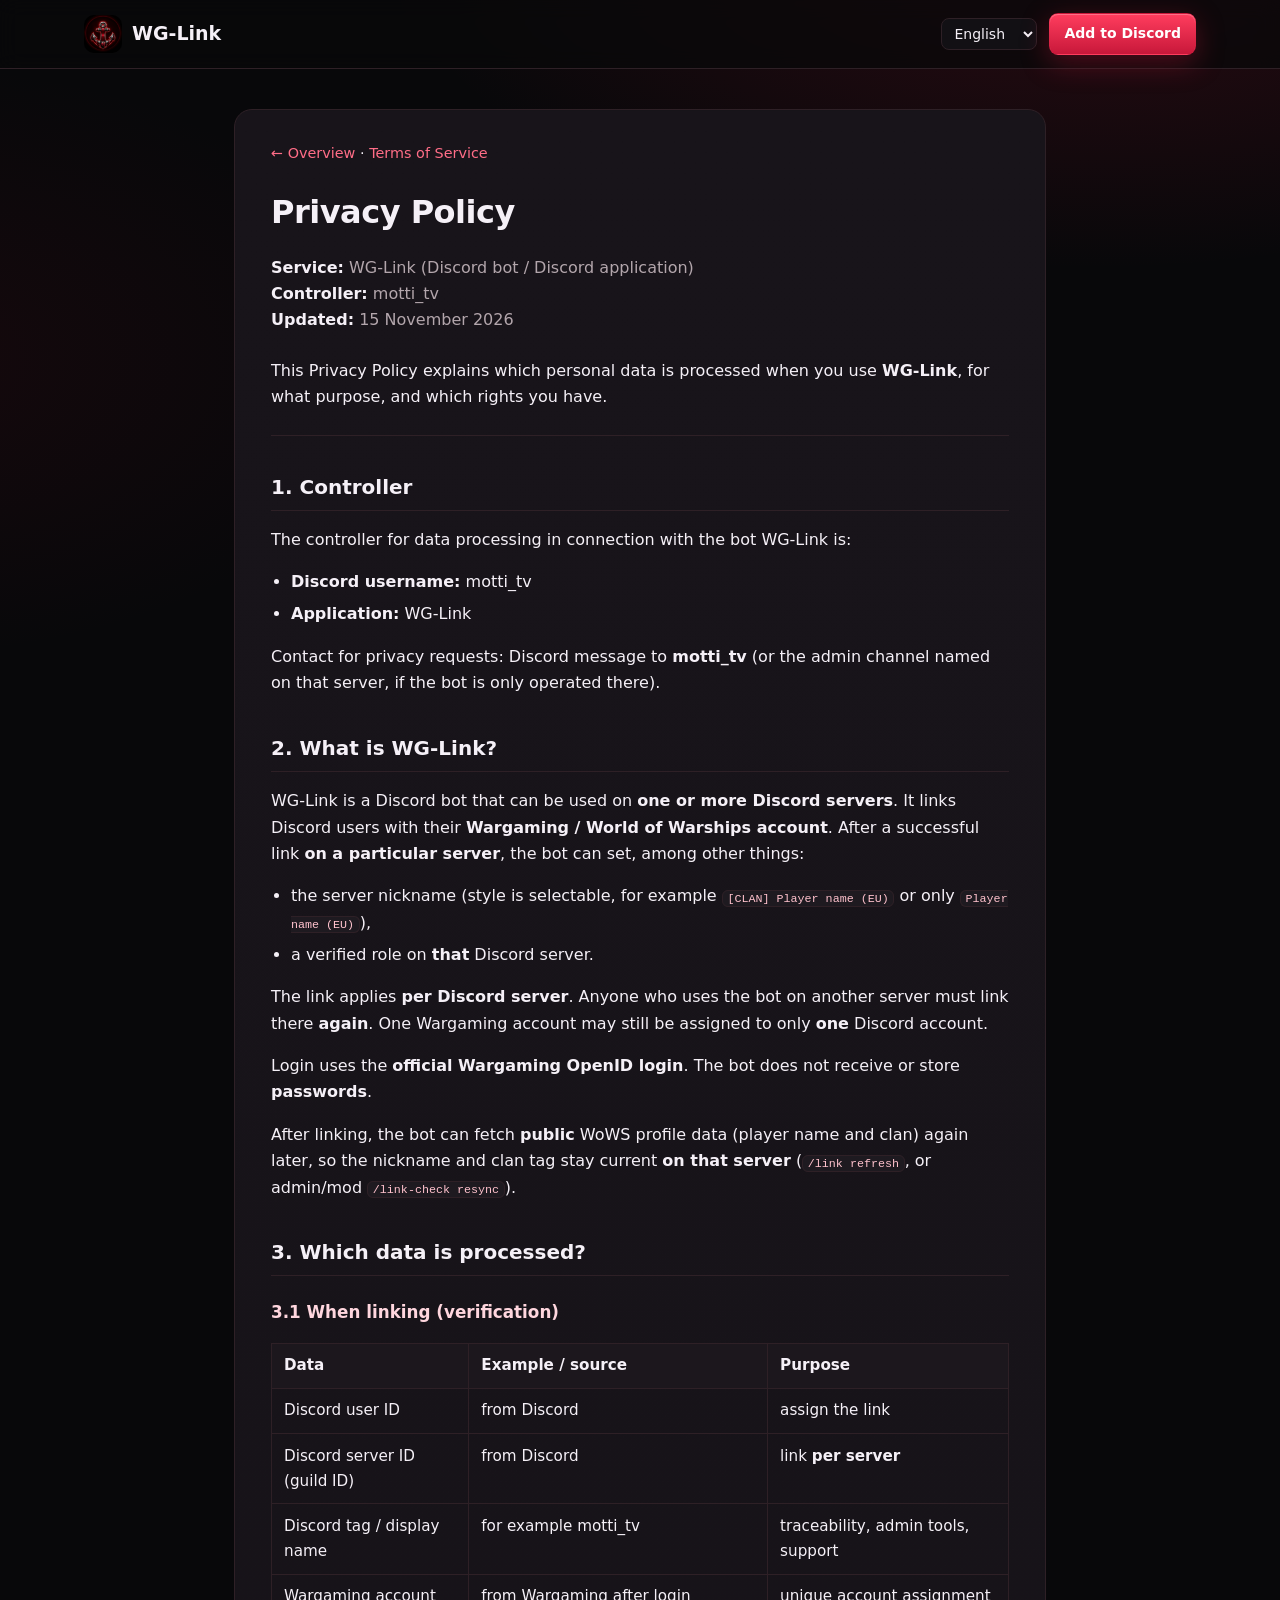
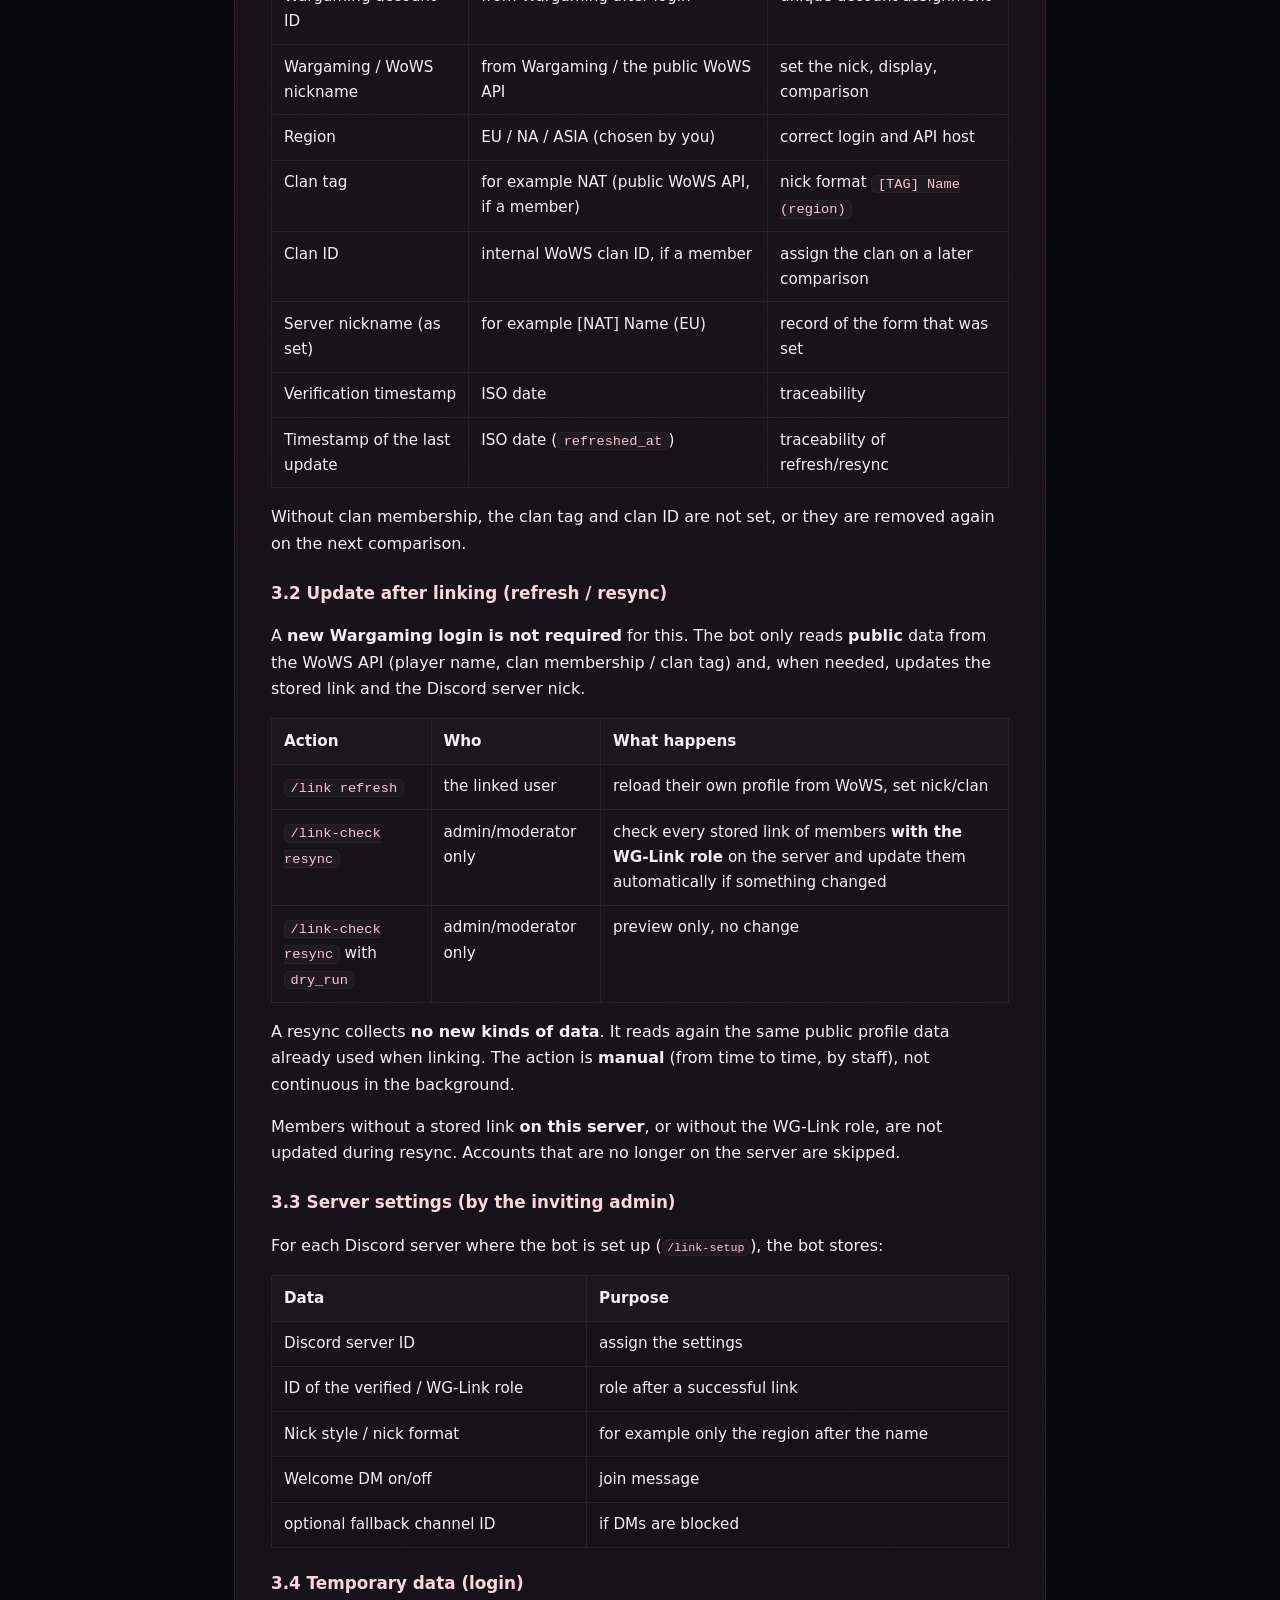
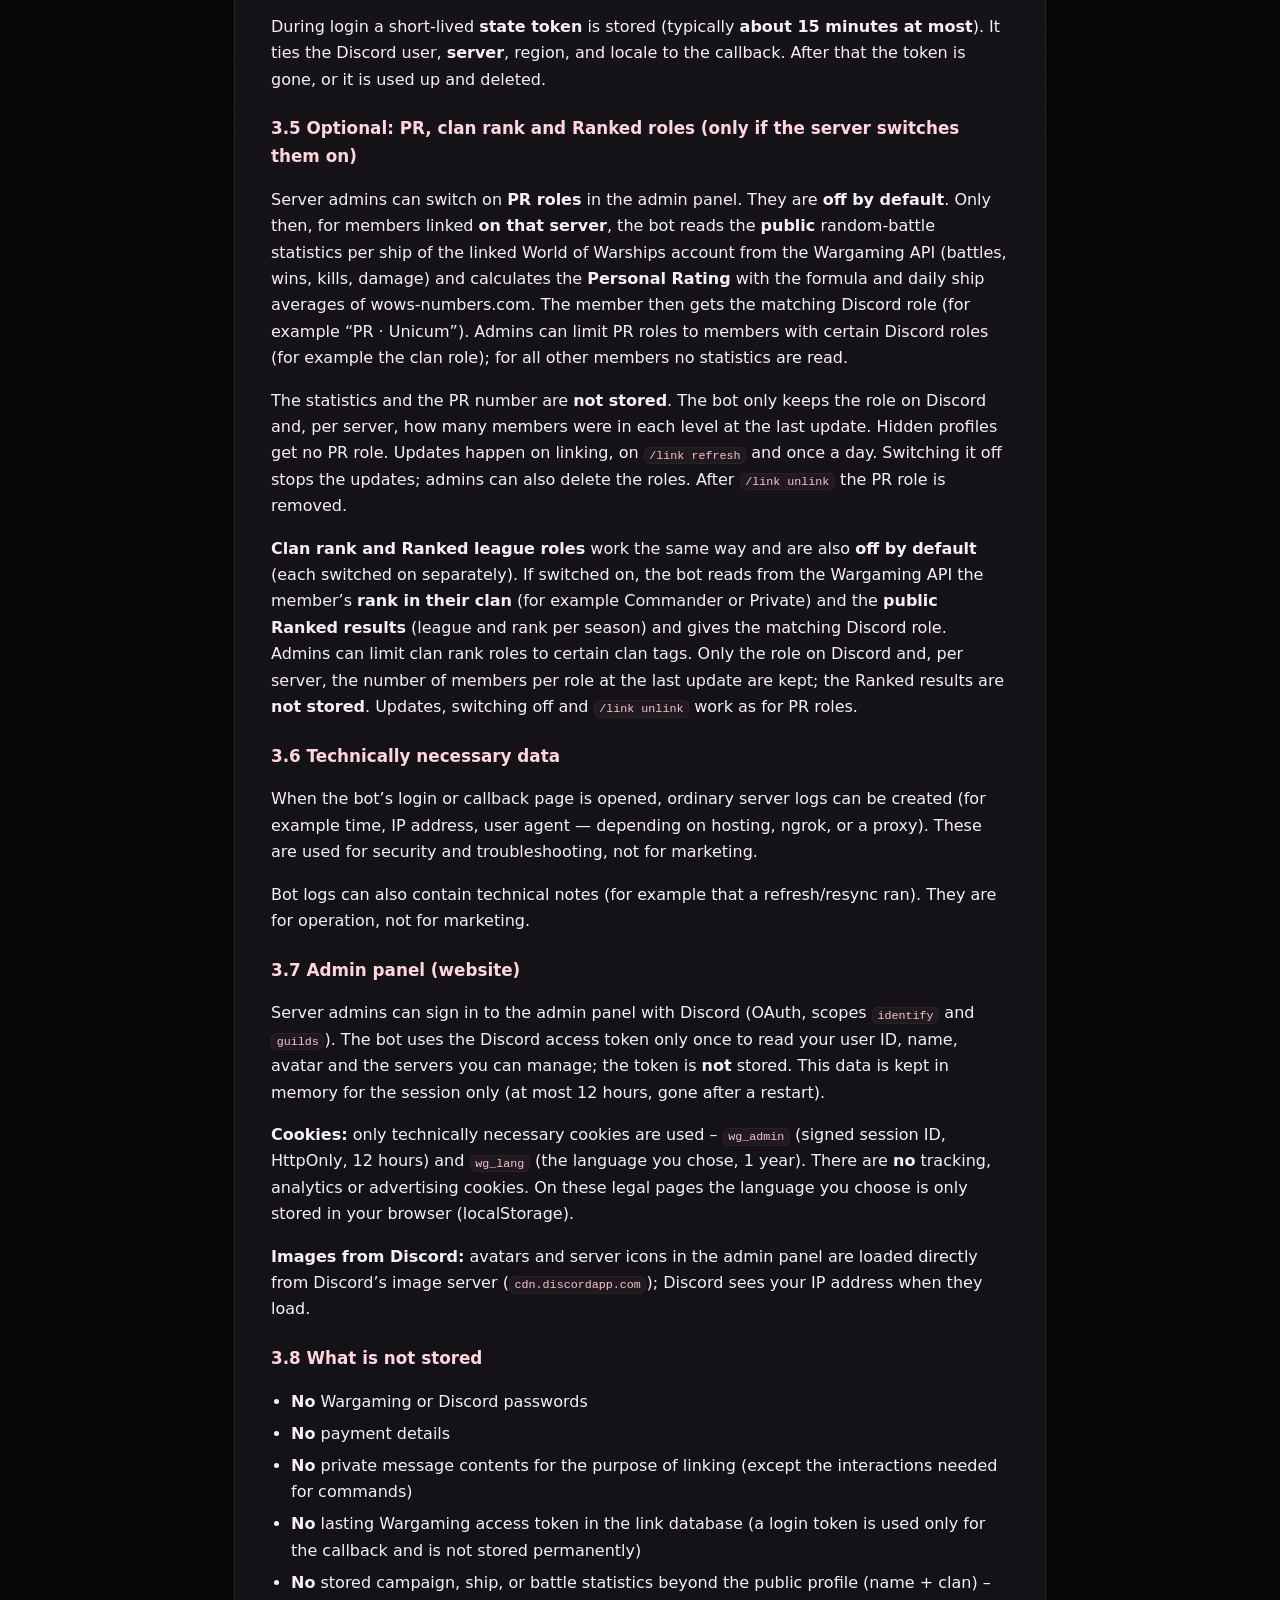
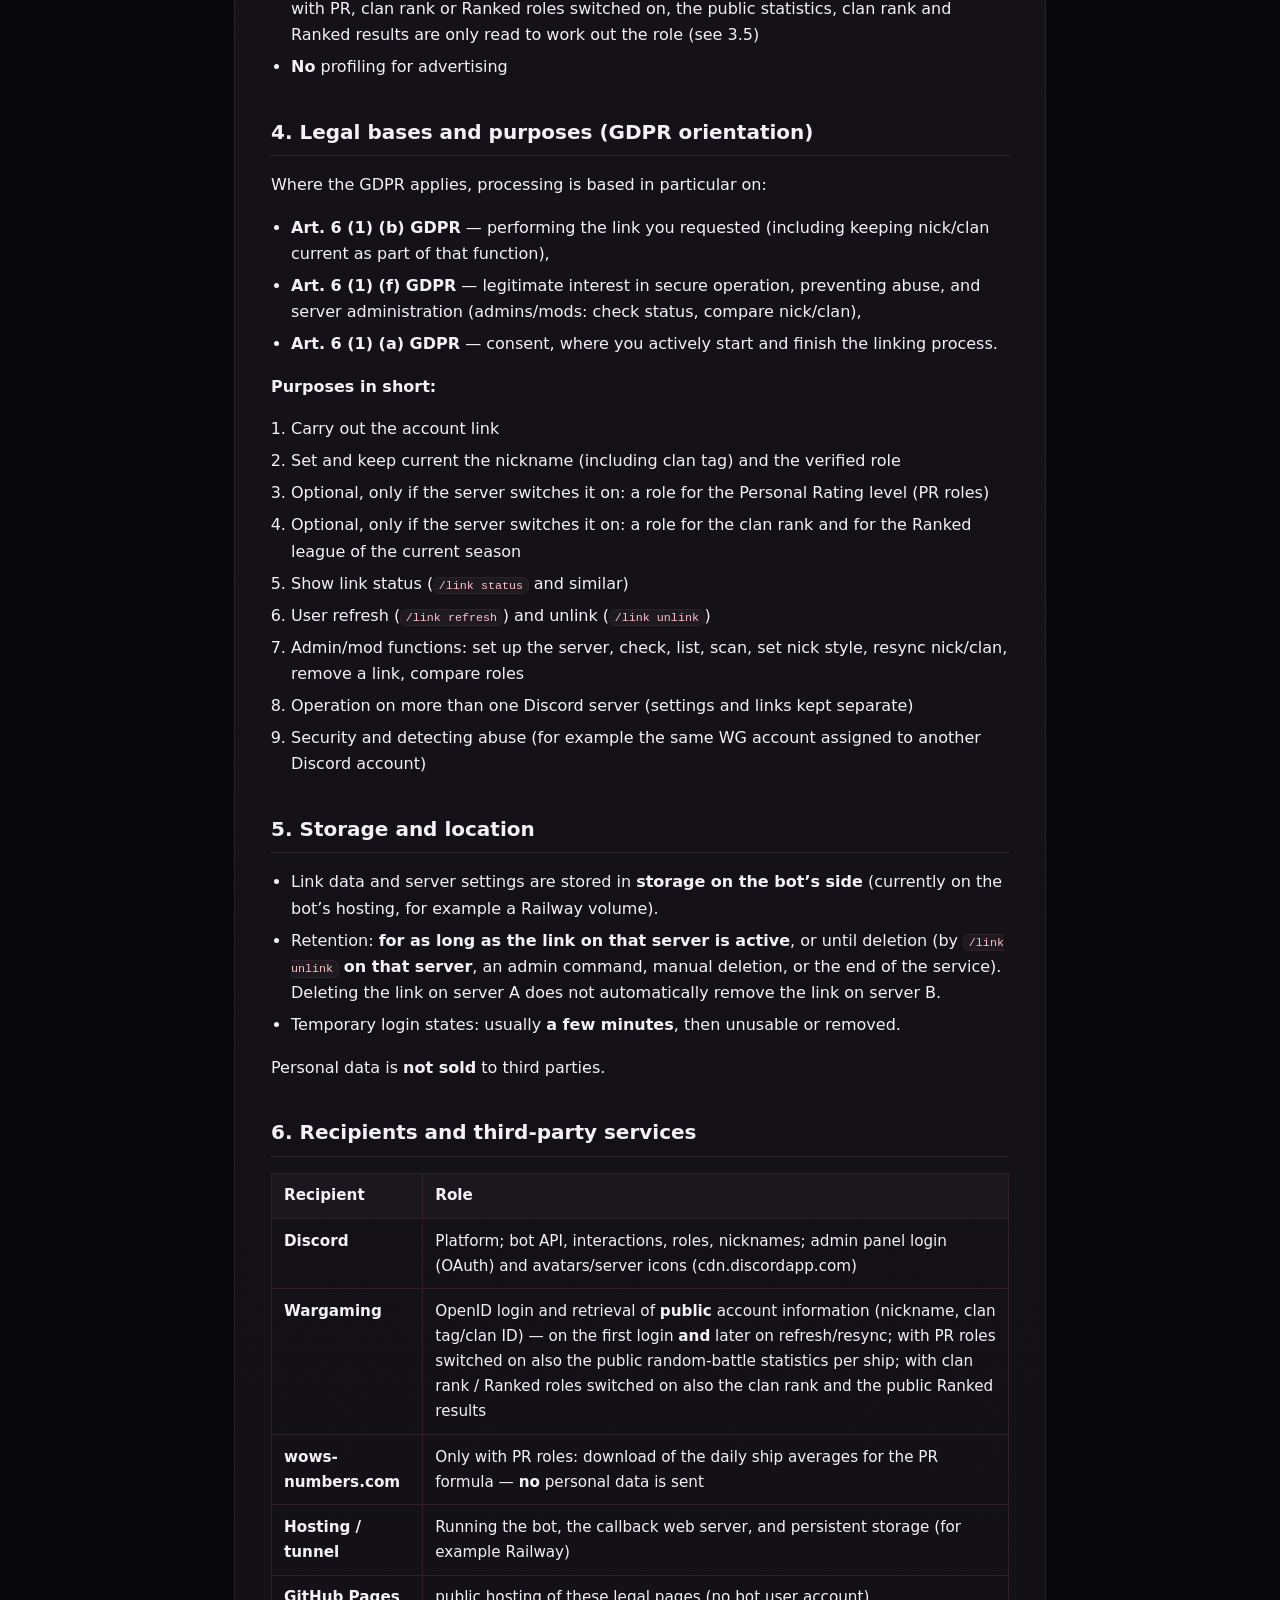
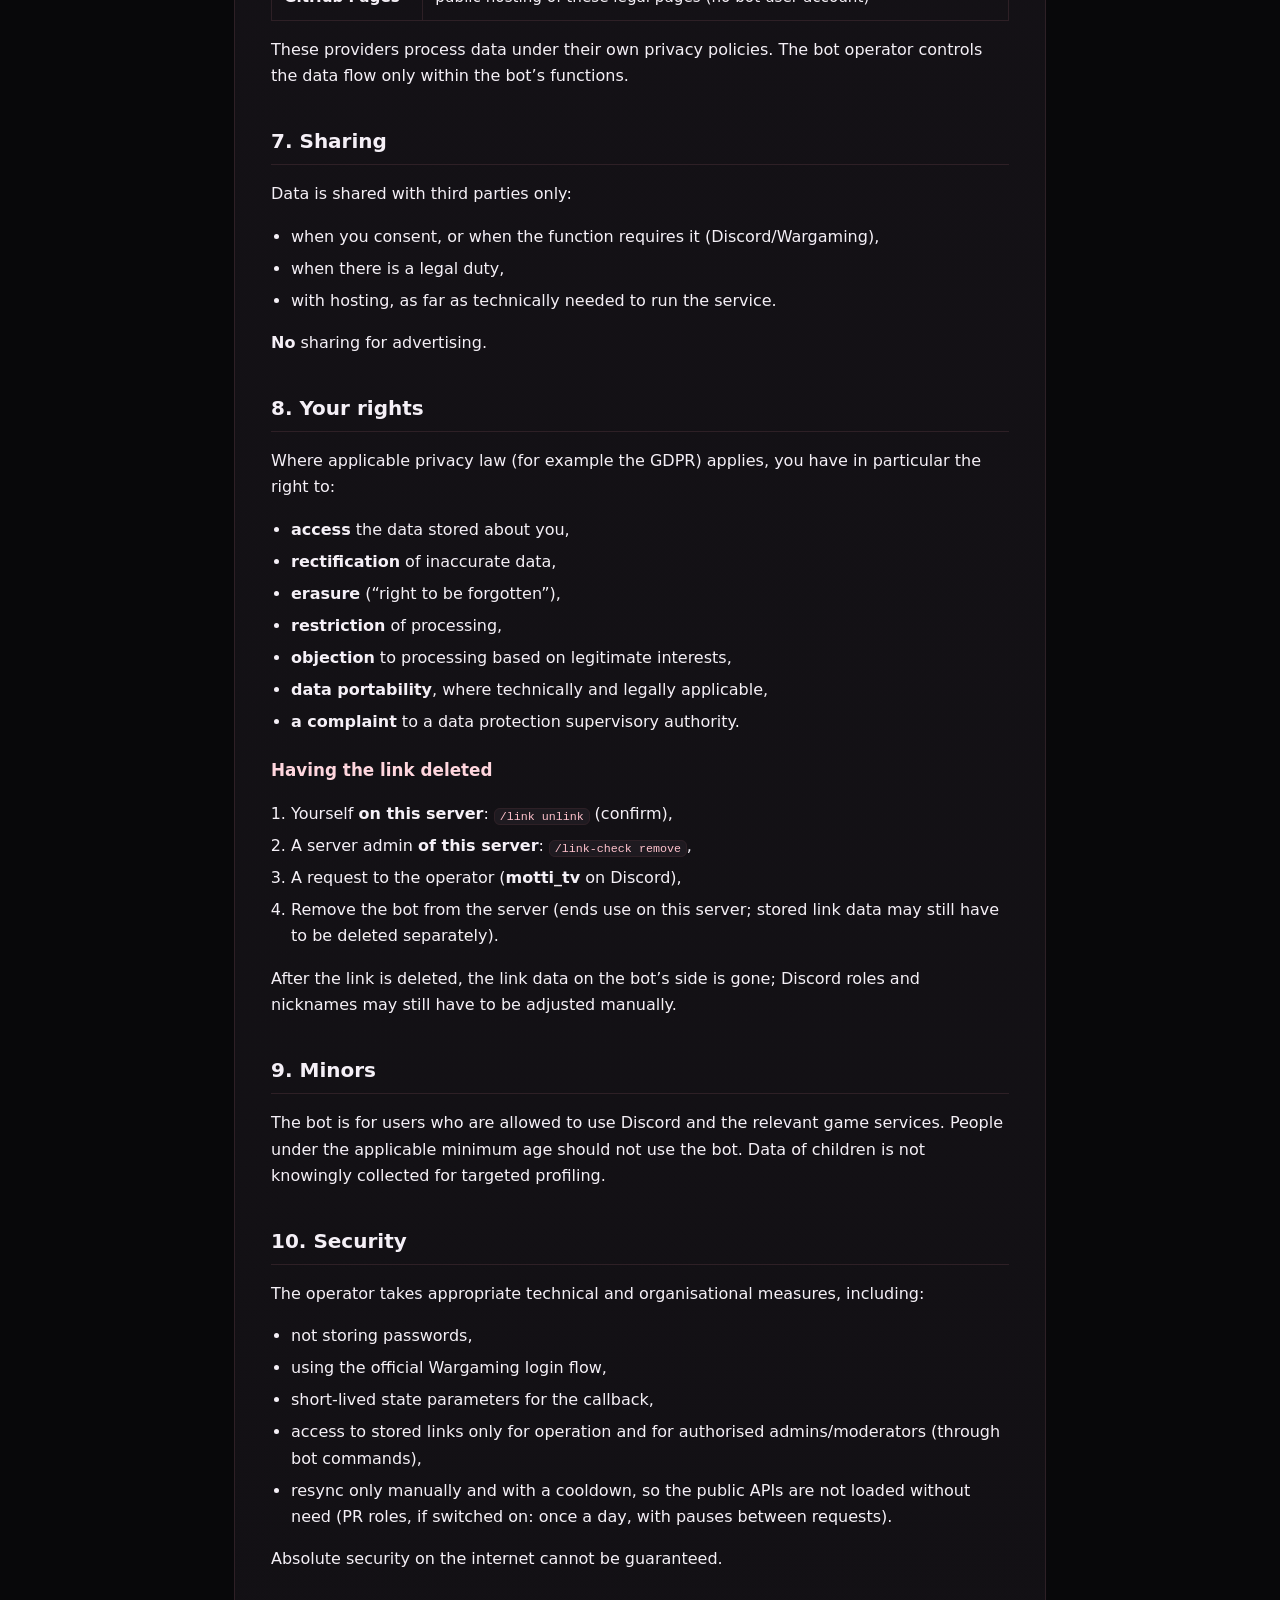
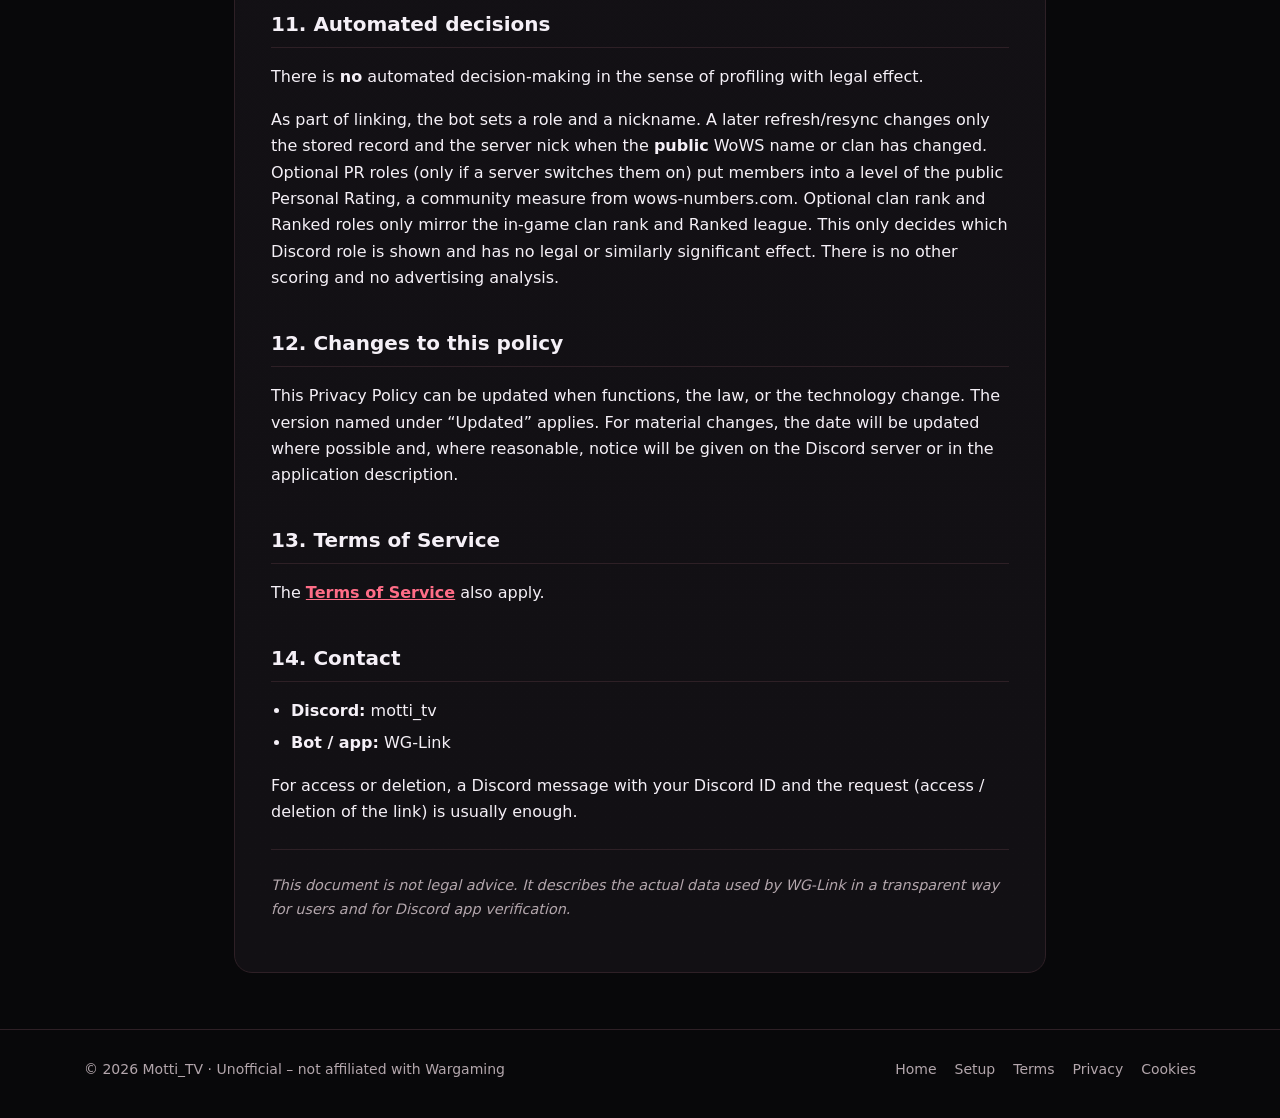
<file: privacy-policy.html>
<!DOCTYPE html>
<html lang="en">
<head>
  <meta charset="utf-8" />
  <meta name="viewport" content="width=device-width, initial-scale=1" />
  <title>Privacy Policy – WG-Link</title>
  <script>
    (function () {
      var titles = {
        en: "Privacy Policy – WG-Link",
        de: "Datenschutzerklärung – WG-Link",
        pl: "Polityka prywatności – WG-Link"
      };
      var q = new URLSearchParams(location.search).get("lang");
      var stored = "";
      try { stored = localStorage.getItem("wg_lang") || ""; } catch (e) {}
      var pick = /^(en|de|pl)$/.test(q) ? q : (/^(en|de|pl)$/.test(stored) ? stored : "");
      if (!pick) {
        var nav = (navigator.language || "").toLowerCase();
        pick = nav.indexOf("pl") === 0 ? "pl" : (nav.indexOf("de") === 0 ? "de" : "en");
      }
      document.documentElement.setAttribute("data-lang", pick);
      document.documentElement.lang = pick;
      if (titles[pick]) document.title = titles[pick];
    })();
  </script>
  <link rel="icon" href="img/logo-128.png" />
  <link rel="stylesheet" href="site.css?v=3" />
  <link rel="stylesheet" href="cookies.css?v=1" />
</head>
<body>
<header class="site-nav">
  <div class="wrap">
    <a class="brand" href="index.html"><img src="img/logo-128.png" alt="" width="38" height="38">WG-Link</a>
    <div class="nav-right">
      <select class="lang-select" id="lang" aria-label="Language">
        <option value="en">English</option>
        <option value="de">Deutsch</option>
        <option value="pl">Polski</option>
      </select>
      <a class="btn btn-primary btn-sm" href="https://discord.com/oauth2/authorize?client_id=1534748705679216780&amp;permissions=402738176&amp;scope=bot%20applications.commands" rel="noopener"><span class="lang-inline" data-lang="en">Add to Discord</span><span class="lang-inline" data-lang="de">Zu Discord hinzufügen</span><span class="lang-inline" data-lang="pl">Dodaj do Discorda</span></a>
    </div>
  </div>
</header>
<main>
<article class="lang-block" data-lang="en" data-title="Privacy Policy – WG-Link">
      <nav class="crumbs">
        <a href="index.html">← Overview</a> ·
        <a href="terms-of-service.html">Terms of Service</a>
      </nav>
      <h1>Privacy Policy</h1>
      <p class="meta">
        <strong>Service:</strong> WG-Link (Discord bot / Discord application)<br />
        <strong>Controller:</strong> motti_tv<br />
        <strong>Updated:</strong> 15 November 2026
      </p>
      <p>
        This Privacy Policy explains which personal data is processed when you use
        <strong>WG-Link</strong>, for what purpose, and which rights you have.
      </p>
      <hr />

      <h2>1. Controller</h2>
      <p>The controller for data processing in connection with the bot WG-Link is:</p>
      <ul>
        <li><strong>Discord username:</strong> motti_tv</li>
        <li><strong>Application:</strong> WG-Link</li>
      </ul>
      <p>
        Contact for privacy requests: Discord message to <strong>motti_tv</strong>
        (or the admin channel named on that server, if the bot is only operated there).
      </p>

      <h2>2. What is WG-Link?</h2>
      <p>
        WG-Link is a Discord bot that can be used on <strong>one or more Discord servers</strong>.
        It links Discord users with their <strong>Wargaming / World of Warships account</strong>.
        After a successful link <strong>on a particular server</strong>, the bot can set, among other things:
      </p>
      <ul>
        <li>the server nickname (style is selectable, for example <code>[CLAN] Player name (EU)</code> or only <code>Player name (EU)</code>),</li>
        <li>a verified role on <strong>that</strong> Discord server.</li>
      </ul>
      <p>
        The link applies <strong>per Discord server</strong>.
        Anyone who uses the bot on another server must link there <strong>again</strong>.
        One Wargaming account may still be assigned to only <strong>one</strong> Discord account.
      </p>
      <p>
        Login uses the <strong>official Wargaming OpenID login</strong>.
        The bot does not receive or store <strong>passwords</strong>.
      </p>
      <p>
        After linking, the bot can fetch <strong>public</strong> WoWS profile data
        (player name and clan) again later, so the nickname and clan tag
        stay current <strong>on that server</strong>
        (<code>/link refresh</code>, or admin/mod <code>/link-check resync</code>).
      </p>

      <h2>3. Which data is processed?</h2>
      <h3>3.1 When linking (verification)</h3>
      <table>
        <thead>
          <tr><th>Data</th><th>Example / source</th><th>Purpose</th></tr>
        </thead>
        <tbody>
          <tr><td>Discord user ID</td><td>from Discord</td><td>assign the link</td></tr>
          <tr><td>Discord server ID (guild ID)</td><td>from Discord</td><td>link <strong>per server</strong></td></tr>
          <tr><td>Discord tag / display name</td><td>for example motti_tv</td><td>traceability, admin tools, support</td></tr>
          <tr><td>Wargaming account ID</td><td>from Wargaming after login</td><td>unique account assignment</td></tr>
          <tr><td>Wargaming / WoWS nickname</td><td>from Wargaming / the public WoWS API</td><td>set the nick, display, comparison</td></tr>
          <tr><td>Region</td><td>EU / NA / ASIA (chosen by you)</td><td>correct login and API host</td></tr>
          <tr><td>Clan tag</td><td>for example NAT (public WoWS API, if a member)</td><td>nick format <code>[TAG] Name (region)</code></td></tr>
          <tr><td>Clan ID</td><td>internal WoWS clan ID, if a member</td><td>assign the clan on a later comparison</td></tr>
          <tr><td>Server nickname (as set)</td><td>for example [NAT] Name (EU)</td><td>record of the form that was set</td></tr>
          <tr><td>Verification timestamp</td><td>ISO date</td><td>traceability</td></tr>
          <tr><td>Timestamp of the last update</td><td>ISO date (<code>refreshed_at</code>)</td><td>traceability of refresh/resync</td></tr>
        </tbody>
      </table>
      <p>Without clan membership, the clan tag and clan ID are not set, or they are removed again on the next comparison.</p>

      <h3>3.2 Update after linking (refresh / resync)</h3>
      <p>
        A <strong>new Wargaming login is not required</strong> for this.
        The bot only reads <strong>public</strong> data from the WoWS API (player name, clan membership / clan tag)
        and, when needed, updates the stored link and the Discord server nick.
      </p>
      <table>
        <thead>
          <tr><th>Action</th><th>Who</th><th>What happens</th></tr>
        </thead>
        <tbody>
          <tr>
            <td><code>/link refresh</code></td>
            <td>the linked user</td>
            <td>reload their own profile from WoWS, set nick/clan</td>
          </tr>
          <tr>
            <td><code>/link-check resync</code></td>
            <td>admin/moderator only</td>
            <td>check every stored link of members <strong>with the WG-Link role</strong> on the server and update them automatically if something changed</td>
          </tr>
          <tr>
            <td><code>/link-check resync</code> with <code>dry_run</code></td>
            <td>admin/moderator only</td>
            <td>preview only, no change</td>
          </tr>
        </tbody>
      </table>
      <p>
        A resync collects <strong>no new kinds of data</strong>. It reads again the same public profile data
        already used when linking. The action is <strong>manual</strong>
        (from time to time, by staff), not continuous in the background.
      </p>
      <p>
        Members without a stored link <strong>on this server</strong>, or without the WG-Link role, are not updated during resync.
        Accounts that are no longer on the server are skipped.
      </p>

      <h3>3.3 Server settings (by the inviting admin)</h3>
      <p>For each Discord server where the bot is set up (<code>/link-setup</code>), the bot stores:</p>
      <table>
        <thead>
          <tr><th>Data</th><th>Purpose</th></tr>
        </thead>
        <tbody>
          <tr><td>Discord server ID</td><td>assign the settings</td></tr>
          <tr><td>ID of the verified / WG-Link role</td><td>role after a successful link</td></tr>
          <tr><td>Nick style / nick format</td><td>for example only the region after the name</td></tr>
          <tr><td>Welcome DM on/off</td><td>join message</td></tr>
          <tr><td>optional fallback channel ID</td><td>if DMs are blocked</td></tr>
        </tbody>
      </table>

      <h3>3.4 Temporary data (login)</h3>
      <p>
        During login a short-lived <strong>state token</strong> is stored
        (typically <strong>about 15 minutes at most</strong>). It ties the Discord user, <strong>server</strong>, region, and locale to the callback.
        After that the token is gone, or it is used up and deleted.
      </p>

      <h3>3.5 Optional: PR, clan rank and Ranked roles (only if the server switches them on)</h3>
      <p>
        Server admins can switch on <strong>PR roles</strong> in the admin panel. They are <strong>off by default</strong>.
        Only then, for members linked <strong>on that server</strong>, the bot reads the <strong>public</strong> random-battle
        statistics per ship of the linked World of Warships account from the Wargaming API (battles, wins, kills, damage)
        and calculates the <strong>Personal Rating</strong> with the formula and daily ship averages of wows-numbers.com.
        The member then gets the matching Discord role (for example “PR · Unicum”). Admins can limit PR roles to members with
        certain Discord roles (for example the clan role); for all other members no statistics are read.
      </p>
      <p>
        The statistics and the PR number are <strong>not stored</strong>. The bot only keeps the role on Discord and, per server,
        how many members were in each level at the last update. Hidden profiles get no PR role. Updates happen on linking,
        on <code>/link refresh</code> and once a day. Switching it off stops the updates; admins can also delete the roles.
        After <code>/link unlink</code> the PR role is removed.
      </p>
      <p>
        <strong>Clan rank and Ranked league roles</strong> work the same way and are also <strong>off by default</strong> (each switched
        on separately). If switched on, the bot reads from the Wargaming API the member’s <strong>rank in their clan</strong>
        (for example Commander or Private) and the <strong>public Ranked results</strong> (league and rank per season) and gives the
        matching Discord role. Admins can limit clan rank roles to certain clan tags. Only the role on Discord and, per server, the
        number of members per role at the last update are kept; the Ranked results are <strong>not stored</strong>. Updates, switching
        off and <code>/link unlink</code> work as for PR roles.
      </p>

      <h3>3.6 Technically necessary data</h3>
      <p>
        When the bot’s login or callback page is opened, ordinary server logs can be created
        (for example time, IP address, user agent — depending on hosting, ngrok, or a proxy).
        These are used for security and troubleshooting, not for marketing.
      </p>
      <p>
        Bot logs can also contain technical notes (for example that a refresh/resync ran).
        They are for operation, not for marketing.
      </p>

      <h3>3.7 Admin panel (website)</h3>
      <p>
        Server admins can sign in to the admin panel with Discord (OAuth, scopes <code>identify</code> and <code>guilds</code>).
        The bot uses the Discord access token only once to read your user ID, name, avatar and the servers you can manage;
        the token is <strong>not</strong> stored. This data is kept in memory for the session only (at most 12 hours, gone after a restart).
      </p>
      <p>
        <strong>Cookies:</strong> only technically necessary cookies are used – <code>wg_admin</code> (signed session ID, HttpOnly, 12 hours)
        and <code>wg_lang</code> (the language you chose, 1 year). There are <strong>no</strong> tracking, analytics or advertising cookies.
        On these legal pages the language you choose is only stored in your browser (localStorage).
      </p>
      <p>
        <strong>Images from Discord:</strong> avatars and server icons in the admin panel are loaded directly from Discord’s image server
        (<code>cdn.discordapp.com</code>); Discord sees your IP address when they load.
      </p>

      <h3>3.8 What is <strong>not</strong> stored</h3>
      <ul>
        <li><strong>No</strong> Wargaming or Discord passwords</li>
        <li><strong>No</strong> payment details</li>
        <li><strong>No</strong> private message contents for the purpose of linking (except the interactions needed for commands)</li>
        <li><strong>No</strong> lasting Wargaming access token in the link database (a login token is used only for the callback and is not stored permanently)</li>
        <li><strong>No</strong> stored campaign, ship, or battle statistics beyond the public profile (name + clan) – with PR, clan rank or Ranked roles switched on, the public statistics, clan rank and Ranked results are only read to work out the role (see 3.5)</li>
        <li><strong>No</strong> profiling for advertising</li>
      </ul>

      <h2>4. Legal bases and purposes (GDPR orientation)</h2>
      <p>Where the GDPR applies, processing is based in particular on:</p>
      <ul>
        <li><strong>Art. 6 (1) (b) GDPR</strong> — performing the link you requested (including keeping nick/clan current as part of that function),</li>
        <li><strong>Art. 6 (1) (f) GDPR</strong> — legitimate interest in secure operation, preventing abuse, and server administration (admins/mods: check status, compare nick/clan),</li>
        <li><strong>Art. 6 (1) (a) GDPR</strong> — consent, where you actively start and finish the linking process.</li>
      </ul>
      <p><strong>Purposes in short:</strong></p>
      <ol>
        <li>Carry out the account link</li>
        <li>Set and keep current the nickname (including clan tag) and the verified role</li>
        <li>Optional, only if the server switches it on: a role for the Personal Rating level (PR roles)</li>
        <li>Optional, only if the server switches it on: a role for the clan rank and for the Ranked league of the current season</li>
        <li>Show link status (<code>/link status</code> and similar)</li>
        <li>User refresh (<code>/link refresh</code>) and unlink (<code>/link unlink</code>)</li>
        <li>Admin/mod functions: set up the server, check, list, scan, set nick style, resync nick/clan, remove a link, compare roles</li>
        <li>Operation on more than one Discord server (settings and links kept separate)</li>
        <li>Security and detecting abuse (for example the same WG account assigned to another Discord account)</li>
      </ol>

      <h2>5. Storage and location</h2>
      <ul>
        <li>Link data and server settings are stored in <strong>storage on the bot’s side</strong> (currently on the bot’s hosting, for example a Railway volume).</li>
        <li>Retention: <strong>for as long as the link on that server is active</strong>, or until deletion (by <code>/link unlink</code> <strong>on that server</strong>, an admin command, manual deletion, or the end of the service). Deleting the link on server A does not automatically remove the link on server B.</li>
        <li>Temporary login states: usually <strong>a few minutes</strong>, then unusable or removed.</li>
      </ul>
      <p>Personal data is <strong>not sold</strong> to third parties.</p>

      <h2>6. Recipients and third-party services</h2>
      <table>
        <thead>
          <tr><th>Recipient</th><th>Role</th></tr>
        </thead>
        <tbody>
          <tr>
            <td><strong>Discord</strong></td>
            <td>Platform; bot API, interactions, roles, nicknames; admin panel login (OAuth) and avatars/server icons (cdn.discordapp.com)</td>
          </tr>
          <tr>
            <td><strong>Wargaming</strong></td>
            <td>OpenID login and retrieval of <strong>public</strong> account information (nickname, clan tag/clan ID) — on the first login <strong>and</strong> later on refresh/resync; with PR roles switched on also the public random-battle statistics per ship; with clan rank / Ranked roles switched on also the clan rank and the public Ranked results</td>
          </tr>
          <tr>
            <td><strong>wows-numbers.com</strong></td>
            <td>Only with PR roles: download of the daily ship averages for the PR formula — <strong>no</strong> personal data is sent</td>
          </tr>
          <tr>
            <td><strong>Hosting / tunnel</strong></td>
            <td>Running the bot, the callback web server, and persistent storage (for example Railway)</td>
          </tr>
          <tr>
            <td><strong>GitHub Pages</strong></td>
            <td>public hosting of these legal pages (no bot user account)</td>
          </tr>
        </tbody>
      </table>
      <p>
        These providers process data under their own privacy policies.
        The bot operator controls the data flow only within the bot’s functions.
      </p>

      <h2>7. Sharing</h2>
      <p>Data is shared with third parties only:</p>
      <ul>
        <li>when you consent, or when the function requires it (Discord/Wargaming),</li>
        <li>when there is a legal duty,</li>
        <li>with hosting, as far as technically needed to run the service.</li>
      </ul>
      <p><strong>No</strong> sharing for advertising.</p>

      <h2>8. Your rights</h2>
      <p>Where applicable privacy law (for example the GDPR) applies, you have in particular the right to:</p>
      <ul>
        <li><strong>access</strong> the data stored about you,</li>
        <li><strong>rectification</strong> of inaccurate data,</li>
        <li><strong>erasure</strong> (“right to be forgotten”),</li>
        <li><strong>restriction</strong> of processing,</li>
        <li><strong>objection</strong> to processing based on legitimate interests,</li>
        <li><strong>data portability</strong>, where technically and legally applicable,</li>
        <li><strong>a complaint</strong> to a data protection supervisory authority.</li>
      </ul>
      <h3>Having the link deleted</h3>
      <ol>
        <li>Yourself <strong>on this server</strong>: <code>/link unlink</code> (confirm),</li>
        <li>A server admin <strong>of this server</strong>: <code>/link-check remove</code>,</li>
        <li>A request to the operator (<strong>motti_tv</strong> on Discord),</li>
        <li>Remove the bot from the server (ends use on this server; stored link data may still have to be deleted separately).</li>
      </ol>
      <p>
        After the link is deleted, the link data on the bot’s side is gone;
        Discord roles and nicknames may still have to be adjusted manually.
      </p>

      <h2>9. Minors</h2>
      <p>
        The bot is for users who are allowed to use Discord and the relevant game services.
        People under the applicable minimum age should not use the bot.
        Data of children is not knowingly collected for targeted profiling.
      </p>

      <h2>10. Security</h2>
      <p>The operator takes appropriate technical and organisational measures, including:</p>
      <ul>
        <li>not storing passwords,</li>
        <li>using the official Wargaming login flow,</li>
        <li>short-lived state parameters for the callback,</li>
        <li>access to stored links only for operation and for authorised admins/moderators (through bot commands),</li>
        <li>resync only manually and with a cooldown, so the public APIs are not loaded without need (PR roles, if switched on: once a day, with pauses between requests).</li>
      </ul>
      <p>Absolute security on the internet cannot be guaranteed.</p>

      <h2>11. Automated decisions</h2>
      <p>
        There is <strong>no</strong> automated decision-making in the sense of profiling with legal effect.
      </p>
      <p>
        As part of linking, the bot sets a role and a nickname. A later refresh/resync changes only the
        stored record and the server nick when the <strong>public</strong> WoWS name or clan has changed.
        Optional PR roles (only if a server switches them on) put members into a level of the public Personal Rating,
        a community measure from wows-numbers.com. Optional clan rank and Ranked roles only mirror the in-game clan rank and
        Ranked league. This only decides which Discord role is shown and has no legal or
        similarly significant effect. There is no other scoring and no advertising analysis.
      </p>

      <h2>12. Changes to this policy</h2>
      <p>
        This Privacy Policy can be updated when functions, the law, or the technology change.
        The version named under “Updated” applies. For material changes, the date will be updated where possible
        and, where reasonable, notice will be given on the Discord server or in the application description.
      </p>

      <h2>13. Terms of Service</h2>
      <p>
        The <a href="terms-of-service.html"><strong>Terms of Service</strong></a> also apply.
      </p>

      <h2>14. Contact</h2>
      <ul>
        <li><strong>Discord:</strong> motti_tv</li>
        <li><strong>Bot / app:</strong> WG-Link</li>
      </ul>
      <p>
        For access or deletion, a Discord message with your Discord ID
        and the request (access / deletion of the link) is usually enough.
      </p>
      <hr />
      <p class="note">
        This document is not legal advice. It describes the actual data used by WG-Link
        in a transparent way for users and for Discord app verification.
      </p>
    </article>

    <article class="lang-block" data-lang="de" data-title="Datenschutzerklärung – WG-Link">
      <nav class="crumbs">
        <a href="index.html">← Übersicht</a> ·
        <a href="terms-of-service.html">Nutzungsbedingungen</a>
      </nav>
      <h1>Datenschutzerklärung</h1>
      <p class="meta">
        <strong>Dienst:</strong> WG-Link (Discord-Bot / Discord-Anwendung)<br />
        <strong>Verantwortlicher:</strong> motti_tv<br />
        <strong>Stand:</strong> 15. November 2026
      </p>
      <p>
        Diese Datenschutzerklärung informiert darüber, welche personenbezogenen Daten bei der Nutzung von
        <strong>WG-Link</strong> verarbeitet werden, zu welchem Zweck und welche Rechte du hast.
      </p>
      <hr />

      <h2>1. Verantwortlicher</h2>
      <p>Verantwortlich für die Datenverarbeitung im Zusammenhang mit dem Bot WG-Link ist:</p>
      <ul>
        <li><strong>Discord-Nutzername:</strong> motti_tv</li>
        <li><strong>Anwendung:</strong> WG-Link</li>
      </ul>
      <p>
        Kontakt für Datenschutzanfragen: über Discord an <strong>motti_tv</strong>
        (oder den auf dem jeweiligen Server angegebenen Admin-Kanal, falls der Bot nur dort betrieben wird).
      </p>

      <h2>2. Was ist WG-Link?</h2>
      <p>
        WG-Link ist ein Discord-Bot, der auf <strong>einem oder mehreren Discord-Servern</strong>
        genutzt werden kann. Er verknüpft Discord-Nutzer mit ihrem
        <strong>Wargaming- / World of Warships-Account</strong>.
        Nach erfolgreicher Verknüpfung <strong>auf einem bestimmten Server</strong> können u. a. gesetzt werden:
      </p>
      <ul>
        <li>Server-Nickname (Stil wählbar, z. B. <code>[KLAN] Spielername (EU)</code> oder nur <code>Spielername (EU)</code>),</li>
        <li>eine Verifizierungs-Rolle auf <strong>diesem</strong> Discord-Server.</li>
      </ul>
      <p>
        Die Verknüpfung gilt <strong>pro Discord-Server</strong>.
        Wer den Bot auf einem weiteren Server nutzt, muss sich dort <strong>erneut</strong> verknüpfen.
        Ein Wargaming-Account darf trotzdem nur <strong>einem</strong> Discord-Konto zugeordnet sein.
      </p>
      <p>
        Der Login erfolgt über den <strong>offiziellen Wargaming-OpenID-Login</strong>.
        Der Bot erhält und speichert <strong>keine Passwörter</strong>.
      </p>
      <p>
        Nach der Verknüpfung kann der Bot <strong>öffentliche</strong> WoWS-Profildaten
        (Spielername und Klan) später erneut abrufen, damit Nickname und Klan-Tag
        <strong>auf diesem Server</strong> aktuell bleiben
        (<code>/link refresh</code> bzw. Admin/Mod <code>/link-check resync</code>).
      </p>

      <h2>3. Welche Daten werden verarbeitet?</h2>
      <h3>3.1 Bei der Verknüpfung (Verifizierung)</h3>
      <table>
        <thead>
          <tr><th>Daten</th><th>Beispiel / Herkunft</th><th>Zweck</th></tr>
        </thead>
        <tbody>
          <tr><td>Discord-Benutzer-ID</td><td>von Discord</td><td>Zuordnung der Verknüpfung</td></tr>
          <tr><td>Discord-Server-ID (Guild-ID)</td><td>von Discord</td><td>Verknüpfung <strong>pro Server</strong></td></tr>
          <tr><td>Discord-Tag / Anzeigename</td><td>z. B. motti_tv</td><td>Nachvollziehbarkeit, Admin-Tools, Support</td></tr>
          <tr><td>Wargaming Account-ID</td><td>von Wargaming nach Login</td><td>eindeutige Account-Zuordnung</td></tr>
          <tr><td>Wargaming- / WoWS-Nickname</td><td>von Wargaming / öffentlicher WoWS-API</td><td>Nick setzen, Anzeige, Abgleich</td></tr>
          <tr><td>Region</td><td>EU / NA / ASIA (von dir gewählt)</td><td>korrekter Login und API-Host</td></tr>
          <tr><td>Klan-Tag</td><td>z. B. NAT (öffentliche WoWS-API, falls Mitglied)</td><td>Nick-Format <code>[TAG] Name (Region)</code></td></tr>
          <tr><td>Klan-ID</td><td>interne WoWS-Klan-ID, falls Mitglied</td><td>Zuordnung des Klans beim späteren Abgleich</td></tr>
          <tr><td>Server-Nickname (gesetzt)</td><td>z. B. [NAT] Name (EU)</td><td>Dokumentation der gesetzten Form</td></tr>
          <tr><td>Zeitstempel der Verifizierung</td><td>ISO-Datum</td><td>Nachvollziehbarkeit</td></tr>
          <tr><td>Zeitstempel der letzten Aktualisierung</td><td>ISO-Datum (<code>refreshed_at</code>)</td><td>Nachvollziehbarkeit von Refresh/Resync</td></tr>
        </tbody>
      </table>
      <p>Ohne Klan-Mitgliedschaft werden Klan-Tag und Klan-ID nicht gesetzt bzw. beim nächsten Abgleich wieder entfernt.</p>

      <h3>3.2 Aktualisierung nach der Verknüpfung (Refresh / Resync)</h3>
      <p>
        Ein <strong>erneuter Wargaming-Login ist dafür nicht nötig</strong>.
        Der Bot fragt nur <strong>öffentlich</strong> über die WoWS-API ab (Spielername, Klan-Mitgliedschaft / Klan-Tag)
        und aktualisiert bei Bedarf die gespeicherte Verknüpfung sowie den Discord-Server-Nick.
      </p>
      <table>
        <thead>
          <tr><th>Vorgang</th><th>Wer</th><th>Was passiert</th></tr>
        </thead>
        <tbody>
          <tr>
            <td><code>/link refresh</code></td>
            <td>der verknüpfte Nutzer selbst</td>
            <td>eigenes Profil von WoWS neu laden, Nick/Klan setzen</td>
          </tr>
          <tr>
            <td><code>/link-check resync</code></td>
            <td>nur Admin/Moderator</td>
            <td>alle gespeicherten Links der Mitglieder <strong>mit der Rolle WG-Link</strong> auf dem Server prüfen und bei Änderung automatisch anpassen</td>
          </tr>
          <tr>
            <td><code>/link-check resync</code> mit <code>dry_run</code></td>
            <td>nur Admin/Moderator</td>
            <td>nur Vorschau, keine Änderung</td>
          </tr>
        </tbody>
      </table>
      <p>
        Beim Resync werden <strong>keine neuen Datenarten</strong> erhoben. Es werden dieselben öffentlichen Profildaten
        erneut gelesen, die schon bei der Verknüpfung genutzt werden. Der Vorgang ist <strong>manuell</strong>
        (von Zeit zu Zeit durch Staff), nicht dauerhaft im Hintergrund.
      </p>
      <p>
        Mitglieder ohne gespeicherte Verknüpfung <strong>auf diesem Server</strong> oder ohne die Rolle WG-Link werden beim Resync nicht aktualisiert.
        Nicht mehr auf dem Server befindliche Accounts werden übersprungen.
      </p>

      <h3>3.3 Server-Einstellungen (durch den einladenden Admin)</h3>
      <p>Pro Discord-Server, auf dem der Bot eingerichtet ist (<code>/link-setup</code>), speichert der Bot:</p>
      <table>
        <thead>
          <tr><th>Daten</th><th>Zweck</th></tr>
        </thead>
        <tbody>
          <tr><td>Discord-Server-ID</td><td>Zuordnung der Einstellungen</td></tr>
          <tr><td>ID der Verified-/WG-Link-Rolle</td><td>Rolle nach erfolgreicher Verknüpfung</td></tr>
          <tr><td>Nick-Stil / Nick-Format</td><td>z. B. nur Region hinter dem Namen</td></tr>
          <tr><td>Willkommens-DM an/aus</td><td>Join-Nachricht</td></tr>
          <tr><td>optionale Fallback-Kanal-ID</td><td>falls DMs blockiert sind</td></tr>
        </tbody>
      </table>

      <h3>3.4 Temporäre Daten (Login-Vorgang)</h3>
      <p>
        Während des Logins wird ein kurzlebiger <strong>State-Token</strong> gespeichert
        (typisch <strong>max. ca. 15 Minuten</strong>), der Discord-Nutzer, <strong>Server</strong>, Region und Locale dem Callback zuordnet.
        Danach entfällt der Token bzw. er wird verbraucht/gelöscht.
      </p>

      <h3>3.5 Optional: PR-, Clan-Rang- und Ranked-Rollen (nur wenn der Server sie einschaltet)</h3>
      <p>
        Server-Admins können im Admin-Panel <strong>PR-Rollen</strong> einschalten. Sie sind <strong>standardmäßig aus</strong>.
        Nur dann liest der Bot für die <strong>auf diesem Server</strong> verknüpften Mitglieder die <strong>öffentlichen</strong>
        Random-Gefechts-Statistiken pro Schiff des verknüpften World-of-Warships-Kontos über die Wargaming-API (Gefechte,
        Siege, Kills, Schaden) und berechnet das <strong>Personal Rating</strong> mit der Formel und den täglichen
        Schiffs-Durchschnitten von wows-numbers.com. Das Mitglied erhält die passende Discord-Rolle (z. B. „PR · Unicum“).
        Admins können PR-Rollen auf Mitglieder mit bestimmten Discord-Rollen beschränken (z. B. die Clan-Rolle); für alle anderen
        werden dann keine Statistiken gelesen.
      </p>
      <p>
        Die Statistiken und die PR-Zahl werden <strong>nicht gespeichert</strong>. Der Bot behält nur die Rolle auf Discord und
        pro Server, wie viele Mitglieder beim letzten Abgleich in jeder Stufe waren. Versteckte Profile bekommen keine
        PR-Rolle. Aktualisiert wird bei der Verknüpfung, bei <code>/link refresh</code> und einmal am Tag. Ausschalten beendet
        die Aktualisierung; Admins können die Rollen auch löschen. Nach <code>/link unlink</code> wird die PR-Rolle entfernt.
      </p>
      <p>
        <strong>Clan-Rang- und Ranked-Liga-Rollen</strong> funktionieren genauso und sind ebenfalls <strong>standardmäßig aus</strong>
        (jede Art einzeln einschaltbar). Wenn eingeschaltet, liest der Bot über die Wargaming-API den <strong>Rang des Mitglieds in
        seinem Clan</strong> (z. B. Kommandant oder Gefreiter) und die <strong>öffentlichen Ranked-Ergebnisse</strong> (Liga und Rang je
        Saison) und vergibt die passende Discord-Rolle. Admins können Clan-Rang-Rollen auf bestimmte Clan-Tags beschränken. Gespeichert
        werden nur die Rolle auf Discord und pro Server die Anzahl der Mitglieder je Rolle beim letzten Abgleich; die Ranked-Ergebnisse
        werden <strong>nicht gespeichert</strong>. Aktualisierung, Ausschalten und <code>/link unlink</code> wie bei den PR-Rollen.
      </p>

      <h3>3.6 Technisch notwendige Daten</h3>
      <p>
        Beim Aufruf der Login-/Callback-Webseite des Bots können übliche Server-Logs anfallen
        (z. B. Zeitpunkt, IP-Adresse, User-Agent – abhängig von Hosting/ngrok/Proxy).
        Diese dienen der Sicherheit und Fehleranalyse und werden nicht für Marketing genutzt.
      </p>
      <p>
        Zusätzlich können Bot-Logs technische Hinweise enthalten (z. B. dass ein Refresh/Resync ausgeführt wurde).
        Sie dienen dem Betrieb, nicht dem Marketing.
      </p>

      <h3>3.7 Admin-Panel (Website)</h3>
      <p>
        Server-Admins melden sich im Admin-Panel mit Discord an (OAuth, Scopes <code>identify</code> und <code>guilds</code>).
        Der Bot nutzt das Discord-Zugriffstoken nur einmal, um deine User-ID, deinen Namen, deinen Avatar und die Server zu lesen,
        die du verwalten darfst; das Token wird <strong>nicht</strong> gespeichert. Diese Daten liegen nur für die Sitzung im Arbeitsspeicher
        (höchstens 12 Stunden, nach einem Neustart weg).
      </p>
      <p>
        <strong>Cookies:</strong> Es werden nur technisch notwendige Cookies verwendet – <code>wg_admin</code> (signierte Sitzungs-ID, HttpOnly, 12 Stunden)
        und <code>wg_lang</code> (die von dir gewählte Sprache, 1 Jahr). Es gibt <strong>keine</strong> Tracking-, Analyse- oder Werbe-Cookies.
        Auf diesen Rechtsseiten wird die gewählte Sprache nur in deinem Browser gespeichert (localStorage).
      </p>
      <p>
        <strong>Bilder von Discord:</strong> Avatare und Server-Icons im Admin-Panel werden direkt vom Bildserver von Discord geladen
        (<code>cdn.discordapp.com</code>); dabei sieht Discord deine IP-Adresse.
      </p>

      <h3>3.8 Was wird <strong>nicht</strong> gespeichert</h3>
      <ul>
        <li><strong>Keine</strong> Wargaming- oder Discord-Passwörter</li>
        <li><strong>Keine</strong> Zahlungsmitteldaten</li>
        <li><strong>Keine</strong> privaten Nachrichten-Inhalte zum Zweck der Verknüpfung (außer den für Befehle nötigen Interaktionen)</li>
        <li><strong>Kein</strong> dauerhafter Wargaming-Access-Token in der Verknüpfungsdatenbank (ein Login-Token dient nur dem Callback und wird nicht dauerhaft gespeichert)</li>
        <li><strong>Keine</strong> gespeicherten Kampagnen-, Schiffs- oder Kampfstatistiken über das öffentliche Profil (Name + Klan) hinaus – bei eingeschalteten PR-, Clan-Rang- oder Ranked-Rollen werden öffentliche Statistiken, Clan-Rang und Ranked-Ergebnisse nur gelesen, um die Rolle zu bestimmen (siehe 3.5)</li>
        <li><strong>Kein</strong> Profiling zu Werbezwecken</li>
      </ul>

      <h2>4. Rechtsgrundlagen und Zwecke (DSGVO-Orientierung)</h2>
      <p>Soweit die DSGVO anwendbar ist, erfolgt die Verarbeitung insbesondere auf Grundlage von:</p>
      <ul>
        <li><strong>Art. 6 Abs. 1 lit. b DSGVO</strong> – Durchführung der von dir angeforderten Verknüpfung (inkl. aktuell gehaltenem Nick/Klan als Teil dieser Funktion),</li>
        <li><strong>Art. 6 Abs. 1 lit. f DSGVO</strong> – berechtigtes Interesse an sicherem Betrieb, Missbrauchsprävention und Server-Verwaltung (Admins/Mods: Status prüfen, Nick/Klan abgleichen),</li>
        <li><strong>Art. 6 Abs. 1 lit. a DSGVO</strong> – Einwilligung, soweit du den Verknüpfungsvorgang aktiv startest und abschließt.</li>
      </ul>
      <p><strong>Zwecke im Überblick:</strong></p>
      <ol>
        <li>Durchführen der Account-Verknüpfung</li>
        <li>Setzen und aktuell halten von Nickname (inkl. Klan-Tag) und Verifizierungs-Rolle</li>
        <li>Optional, nur wenn der Server es einschaltet: eine Rolle für die Personal-Rating-Stufe (PR-Rollen)</li>
        <li>Optional, nur wenn der Server es einschaltet: eine Rolle für den Clan-Rang und für die Ranked-Liga der aktuellen Saison</li>
        <li>Anzeige des Verknüpfungsstatus (<code>/link status</code> u. ä.)</li>
        <li>Nutzer-Aktualisierung (<code>/link refresh</code>) und Trennen (<code>/link unlink</code>)</li>
        <li>Admin-/Mod-Funktionen: Server einrichten, prüfen, listen, scannen, Nick-Stil setzen, Nick/Klan resyncen, Verknüpfung entfernen, Rollen abgleichen</li>
        <li>Betrieb auf mehreren Discord-Servern (Einstellungen und Links jeweils getrennt)</li>
        <li>Sicherheit und Missbrauchserkennung (z. B. doppelte Zuordnung desselben WG-Accounts an ein anderes Discord-Konto)</li>
      </ol>

      <h2>5. Speicherung und Speicherort</h2>
      <ul>
        <li>Verknüpfungsdaten und Server-Einstellungen werden in einer <strong>Bot-seitigen Datenhaltung</strong> gespeichert (aktuell auf dem Hosting des Bots, z. B. Railway-Volume).</li>
        <li>Speicherdauer: <strong>solange die Verknüpfung auf dem jeweiligen Server aktiv ist</strong> bzw. bis zur Löschung (durch <code>/link unlink</code> <strong>auf diesem Server</strong>, Admin-Befehl, manuelle Löschung oder Einstellung des Dienstes). Eine Löschung auf Server A entfernt nicht automatisch die Verknüpfung auf Server B.</li>
        <li>Temporäre Login-States: in der Regel <strong>wenige Minuten</strong>, danach unbrauchbar/entfernt.</li>
      </ul>
      <p>Es erfolgt <strong>kein Verkauf</strong> personenbezogener Daten an Dritte.</p>

      <h2>6. Empfänger und Drittdienste</h2>
      <table>
        <thead>
          <tr><th>Empfänger</th><th>Rolle</th></tr>
        </thead>
        <tbody>
          <tr>
            <td><strong>Discord</strong></td>
            <td>Plattform; Bot-API, Interaktionen, Rollen, Nicknames; Login ins Admin-Panel (OAuth) und Avatare/Server-Icons (cdn.discordapp.com)</td>
          </tr>
          <tr>
            <td><strong>Wargaming</strong></td>
            <td>OpenID-Login und Abruf <strong>öffentlicher</strong> Account-Infos (Nickname, Klan-Tag/Klan-ID) – beim ersten Login <strong>und</strong> später bei Refresh/Resync; bei eingeschalteten PR-Rollen auch die öffentlichen Random-Statistiken pro Schiff; bei eingeschalteten Clan-Rang-/Ranked-Rollen auch der Clan-Rang und die öffentlichen Ranked-Ergebnisse</td>
          </tr>
          <tr>
            <td><strong>wows-numbers.com</strong></td>
            <td>Nur bei PR-Rollen: Abruf der täglichen Schiffs-Durchschnitte für die PR-Formel – es werden <strong>keine</strong> personenbezogenen Daten übermittelt</td>
          </tr>
          <tr>
            <td><strong>Hosting / Tunnel</strong></td>
            <td>Betrieb von Bot, Callback-Webserver und persistenter Datenhaltung (z. B. Railway)</td>
          </tr>
          <tr>
            <td><strong>GitHub Pages</strong></td>
            <td>öffentliche Bereitstellung dieser rechtlichen Seiten (kein Bot-Nutzerkonto)</td>
          </tr>
        </tbody>
      </table>
      <p>
        Diese Anbieter verarbeiten Daten nach eigenen Datenschutzbestimmungen.
        Der Bot-Betreiber steuert den Datenfluss nur im Rahmen der Bot-Funktionen.
      </p>

      <h2>7. Weitergabe</h2>
      <p>Eine Weitergabe an Dritte erfolgt nur:</p>
      <ul>
        <li>wenn du einwilligst oder die Funktion es erfordert (Discord/Wargaming),</li>
        <li>wenn eine gesetzliche Pflicht besteht,</li>
        <li>an Hosting, soweit technisch für den Betrieb nötig.</li>
      </ul>
      <p><strong>Keine</strong> Weitergabe zu Werbezwecken.</p>

      <h2>8. Deine Rechte</h2>
      <p>Soweit anwendbares Datenschutzrecht (z. B. DSGVO) greift, hast du insbesondere das Recht auf:</p>
      <ul>
        <li><strong>Auskunft</strong> über gespeicherte Daten zu deiner Person,</li>
        <li><strong>Berichtigung</strong> unrichtiger Daten,</li>
        <li><strong>Löschung</strong> („Recht auf Vergessenwerden“),</li>
        <li><strong>Einschränkung</strong> der Verarbeitung,</li>
        <li><strong>Widerspruch</strong> gegen Verarbeitung auf Basis berechtigter Interessen,</li>
        <li><strong>Datenübertragbarkeit</strong>, soweit technisch und rechtlich anwendbar,</li>
        <li><strong>Beschwerde</strong> bei einer Datenschutz-Aufsichtsbehörde.</li>
      </ul>
      <h3>Verknüpfung löschen lassen</h3>
      <ol>
        <li>Selbst <strong>auf diesem Server</strong>: <code>/link unlink</code> (bestätigen),</li>
        <li>Server-Admin <strong>dieses Servers</strong>: <code>/link-check remove</code>,</li>
        <li>Anfrage an den Betreiber (<strong>motti_tv</strong> auf Discord),</li>
        <li>Bot vom Server entfernen (beendet die Nutzung auf diesem Server; gespeicherte Verknüpfungsdaten können separat gelöscht werden müssen).</li>
      </ol>
      <p>
        Nach Löschung der Verknüpfung entfallen die bot-seitigen Verknüpfungsdaten;
        Discord-seitige Rollen/Nicknames können ggf. manuell angepasst werden müssen.
      </p>

      <h2>9. Minderjährige</h2>
      <p>
        Der Bot richtet sich an Nutzer, die Discord und die jeweiligen Spieldienste nutzen dürfen.
        Personen unter dem jeweils geltenden Mindestalter sollen den Bot nicht nutzen.
        Es werden wissentlich keine Daten von Kindern zur gezielten Profilbildung erhoben.
      </p>

      <h2>10. Sicherheit</h2>
      <p>Der Betreiber trifft angemessene technische und organisatorische Maßnahmen, u. a.:</p>
      <ul>
        <li>kein Speichern von Passwörtern,</li>
        <li>Nutzung des offiziellen Wargaming-Login-Flows,</li>
        <li>kurzlebige State-Parameter für den Callback,</li>
        <li>Zugriff auf gespeicherte Verknüpfungen nur für den Betrieb und berechtigte Admins/Moderatoren (über Bot-Befehle),</li>
        <li>Resync nur manuell und mit Cooldown, damit die öffentlichen APIs nicht unnötig belastet werden (PR-Rollen, wenn eingeschaltet: einmal am Tag, mit Pausen zwischen den Abfragen).</li>
      </ul>
      <p>Eine absolute Sicherheit im Internet kann nicht garantiert werden.</p>

      <h2>11. Automatisierte Entscheidungen</h2>
      <p>Es findet <strong>keine</strong> automatisierte Entscheidungsfindung im Sinne von Profiling mit Rechtswirkung statt.</p>
      <p>
        Der Bot setzt im Rahmen der Verknüpfung Rolle und Nickname. Ein späterer Refresh/Resync ändert nur den
        gespeicherten Stand und den Server-Nick, wenn sich der <strong>öffentliche</strong> WoWS-Name oder Klan geändert hat.
        Optionale PR-Rollen (nur wenn ein Server sie einschaltet) ordnen Mitglieder einer Stufe des öffentlichen Personal
        Ratings zu, einer Community-Kennzahl von wows-numbers.com. Optionale Clan-Rang- und Ranked-Rollen spiegeln nur den Rang
        im Clan und die Ranked-Liga aus dem Spiel. Das entscheidet nur, welche Discord-Rolle angezeigt wird,
        und hat keine rechtliche oder ähnlich erhebliche Wirkung. Ein weiteres Scoring oder eine werbliche Auswertung gibt es nicht.
      </p>

      <h2>12. Änderungen dieser Erklärung</h2>
      <p>
        Diese Datenschutzerklärung kann angepasst werden, wenn sich Funktionen, Rechtslage oder Technik ändern.
        Es gilt die jeweils unter „Stand“ genannte Version. Bei wesentlichen Änderungen wird nach Möglichkeit der Stand
        aktualisiert und – soweit zumutbar – über den Discord-Server oder die Anwendungsbeschreibung informiert.
      </p>

      <h2>13. Nutzungsbedingungen</h2>
      <p>Ergänzend gelten die <a href="terms-of-service.html"><strong>Nutzungsbedingungen</strong></a>.</p>

      <h2>14. Kontakt</h2>
      <ul>
        <li><strong>Discord:</strong> motti_tv</li>
        <li><strong>Bot / App:</strong> WG-Link</li>
      </ul>
      <p>
        Für Auskunft oder Löschung genügt in der Regel eine Discord-Nachricht mit deiner Discord-ID
        und dem Wunsch (Auskunft / Löschung der Verknüpfung).
      </p>
      <hr />
      <p class="note">
        Dieses Dokument stellt keine Rechtsberatung dar. Es beschreibt den tatsächlichen Datenumfang von WG-Link
        transparent für Nutzer und für die Discord-App-Verifizierung.
      </p>
    </article>

    <article class="lang-block" data-lang="pl" data-title="Polityka prywatności – WG-Link">
      <nav class="crumbs">
        <a href="index.html">← Przegląd</a> ·
        <a href="terms-of-service.html">Warunki korzystania</a>
      </nav>
      <h1>Polityka prywatności</h1>
      <p class="meta">
        <strong>Usługa:</strong> WG-Link (bot Discord / aplikacja Discord)<br />
        <strong>Administrator danych:</strong> motti_tv<br />
        <strong>Stan:</strong> 15 listopada 2026
      </p>
      <p>
        Ta polityka prywatności informuje, jakie dane osobowe są przetwarzane przy korzystaniu z
        <strong>WG-Link</strong>, w jakim celu i jakie masz prawa.
      </p>
      <hr />

      <h2>1. Administrator danych</h2>
      <p>Za przetwarzanie danych w związku z botem WG-Link odpowiada:</p>
      <ul>
        <li><strong>Nazwa użytkownika Discord:</strong> motti_tv</li>
        <li><strong>Aplikacja:</strong> WG-Link</li>
      </ul>
      <p>
        Kontakt w sprawach prywatności: wiadomość na Discordzie do <strong>motti_tv</strong>
        (albo kanał admina podany na danym serwerze, jeśli bot działa tylko tam).
      </p>

      <h2>2. Czym jest WG-Link?</h2>
      <p>
        WG-Link to bot Discord, którego można używać na <strong>jednym lub wielu serwerach Discord</strong>.
        Łączy użytkowników Discord z ich <strong>kontem Wargaming / World of Warships</strong>.
        Po udanym połączeniu <strong>na określonym serwerze</strong> można ustawić między innymi:
      </p>
      <ul>
        <li>nick na serwerze (styl do wyboru, na przykład <code>[KLAN] Nazwa gracza (EU)</code> albo tylko <code>Nazwa gracza (EU)</code>),</li>
        <li>rolę weryfikacji na <strong>tym</strong> serwerze Discord.</li>
      </ul>
      <p>
        Połączenie obowiązuje <strong>na dany serwer Discord</strong>.
        Kto używa bota na kolejnym serwerze, musi połączyć się tam <strong>ponownie</strong>.
        Jedno konto Wargaming i tak może być przypisane tylko do <strong>jednego</strong> konta Discord.
      </p>
      <p>
        Logowanie odbywa się przez <strong>oficjalne logowanie OpenID Wargaming</strong>.
        Bot nie otrzymuje i nie zapisuje <strong>haseł</strong>.
      </p>
      <p>
        Po połączeniu bot może później ponownie pobrać <strong>publiczne</strong> dane profilu WoWS
        (nazwę gracza i klan), żeby nick i tag klanu
        zostały aktualne <strong>na tym serwerze</strong>
        (<code>/link refresh</code> albo admin/moderator <code>/link-check resync</code>).
      </p>

      <h2>3. Jakie dane są przetwarzane?</h2>
      <h3>3.1 Przy łączeniu (weryfikacja)</h3>
      <table>
        <thead>
          <tr><th>Dane</th><th>Przykład / źródło</th><th>Cel</th></tr>
        </thead>
        <tbody>
          <tr><td>ID użytkownika Discord</td><td>z Discord</td><td>przypisanie połączenia</td></tr>
          <tr><td>ID serwera Discord (guild ID)</td><td>z Discord</td><td>połączenie <strong>na serwer</strong></td></tr>
          <tr><td>Tag Discord / nazwa wyświetlana</td><td>na przykład motti_tv</td><td>możliwość sprawdzenia, narzędzia admina, wsparcie</td></tr>
          <tr><td>ID konta Wargaming</td><td>z Wargaming po logowaniu</td><td>jednoznaczne przypisanie konta</td></tr>
          <tr><td>Nick Wargaming / WoWS</td><td>z Wargaming / publicznego API WoWS</td><td>ustawienie nicku, wyświetlanie, porównanie</td></tr>
          <tr><td>Region</td><td>EU / NA / ASIA (wybierasz sam)</td><td>właściwe logowanie i host API</td></tr>
          <tr><td>Tag klanu</td><td>na przykład NAT (publiczne API WoWS, jeśli jest członkiem)</td><td>format nicku <code>[TAG] Nazwa (region)</code></td></tr>
          <tr><td>ID klanu</td><td>wewnętrzne ID klanu WoWS, jeśli jest członkiem</td><td>przypisanie klanu przy późniejszym porównaniu</td></tr>
          <tr><td>Nick na serwerze (ustawiony)</td><td>na przykład [NAT] Name (EU)</td><td>zapis ustawionej formy</td></tr>
          <tr><td>Znacznik czasu weryfikacji</td><td>data ISO</td><td>możliwość sprawdzenia</td></tr>
          <tr><td>Znacznik czasu ostatniej aktualizacji</td><td>data ISO (<code>refreshed_at</code>)</td><td>możliwość sprawdzenia refresh/resync</td></tr>
        </tbody>
      </table>
      <p>Bez członkostwa w klanie tag klanu i ID klanu nie są ustawiane albo są usuwane przy następnym porównaniu.</p>

      <h3>3.2 Aktualizacja po połączeniu (refresh / resync)</h3>
      <p>
        <strong>Nowe logowanie Wargaming nie jest do tego potrzebne</strong>.
        Bot odpytuje tylko dane <strong>publiczne</strong> przez API WoWS (nazwa gracza, członkostwo w klanie / tag klanu)
        i w razie potrzeby aktualizuje zapisane połączenie oraz nick na serwerze Discord.
      </p>
      <table>
        <thead>
          <tr><th>Czynność</th><th>Kto</th><th>Co się dzieje</th></tr>
        </thead>
        <tbody>
          <tr>
            <td><code>/link refresh</code></td>
            <td>sam połączony użytkownik</td>
            <td>ponowne wczytanie własnego profilu z WoWS, ustawienie nicku/klanu</td>
          </tr>
          <tr>
            <td><code>/link-check resync</code></td>
            <td>tylko admin/moderator</td>
            <td>sprawdzenie wszystkich zapisanych połączeń członków <strong>z rolą WG-Link</strong> na serwerze i automatyczna poprawka przy zmianie</td>
          </tr>
          <tr>
            <td><code>/link-check resync</code> z <code>dry_run</code></td>
            <td>tylko admin/moderator</td>
            <td>sam podgląd, bez zmiany</td>
          </tr>
        </tbody>
      </table>
      <p>
        Przy resync <strong>nie są zbierane nowe rodzaje danych</strong>. Czytane są ponownie te same publiczne dane profilu,
        które były użyte przy łączeniu. Czynność jest <strong>ręczna</strong>
        (od czasu do czasu przez staff), a nie ciągła w tle.
      </p>
      <p>
        Członkowie bez zapisanego połączenia <strong>na tym serwerze</strong> albo bez roli WG-Link nie są aktualizowani przy resync.
        Konta, których nie ma już na serwerze, są pomijane.
      </p>

      <h3>3.3 Ustawienia serwera (przez zapraszającego admina)</h3>
      <p>Dla każdego serwera Discord, na którym bot jest skonfigurowany (<code>/link-setup</code>), bot zapisuje:</p>
      <table>
        <thead>
          <tr><th>Dane</th><th>Cel</th></tr>
        </thead>
        <tbody>
          <tr><td>ID serwera Discord</td><td>przypisanie ustawień</td></tr>
          <tr><td>ID roli verified / WG-Link</td><td>rola po udanym połączeniu</td></tr>
          <tr><td>Styl nicku / format nicku</td><td>na przykład tylko region za nazwą</td></tr>
          <tr><td>DM powitalna włączona/wyłączona</td><td>wiadomość przy dołączeniu</td></tr>
          <tr><td>opcjonalne ID kanału zapasowego</td><td>gdy DM są zablokowane</td></tr>
        </tbody>
      </table>

      <h3>3.4 Dane tymczasowe (logowanie)</h3>
      <p>
        Podczas logowania zapisywany jest krótkotrwały <strong>token state</strong>
        (zwykle <strong>maksymalnie około 15 minut</strong>), który przypisuje użytkownika Discord, <strong>serwer</strong>, region i język do callbacku.
        Potem token odpada albo zostaje zużyty i usunięty.
      </p>

      <h3>3.5 Opcjonalnie: role PR, rangi w klanie i rankingowe (tylko gdy serwer je włączy)</h3>
      <p>
        Admini serwera mogą włączyć <strong>role PR</strong> w panelu administracyjnym. Są <strong>domyślnie wyłączone</strong>.
        Tylko wtedy bot odczytuje dla członków połączonych <strong>na tym serwerze</strong> <strong>publiczne</strong> statystyki
        bitew losowych dla każdego okrętu połączonego konta World of Warships z API Wargaming (bitwy, zwycięstwa, zniszczenia,
        obrażenia) i oblicza <strong>Personal Rating</strong> według wzoru i dziennych średnich okrętów z wows-numbers.com.
        Członek otrzymuje odpowiednią rolę Discord (na przykład „PR · Unikum”). Admini mogą ograniczyć role PR do członków
        z określonymi rolami Discord (np. rolą klanu); dla pozostałych statystyki nie są wtedy odczytywane.
      </p>
      <p>
        Statystyki i liczba PR <strong>nie są zapisywane</strong>. Bot zachowuje tylko rolę na Discordzie oraz, dla każdego
        serwera, ilu członków było na każdym poziomie przy ostatniej aktualizacji. Ukryte profile nie dostają roli PR.
        Aktualizacja następuje przy połączeniu, przy <code>/link refresh</code> i raz dziennie. Wyłączenie zatrzymuje
        aktualizacje; admini mogą też usunąć role. Po <code>/link unlink</code> rola PR jest usuwana.
      </p>
      <p>
        <strong>Role rangi w klanie i lig rankingowych</strong> działają tak samo i również są <strong>domyślnie wyłączone</strong>
        (każdą włącza się osobno). Po włączeniu bot odczytuje z API Wargaming <strong>rangę członka w jego klanie</strong>
        (np. Dowódca lub Szeregowy) oraz <strong>publiczne wyniki rankingowe</strong> (liga i ranga w sezonie) i nadaje odpowiednią rolę
        Discord. Admini mogą ograniczyć role rangi w klanie do wybranych tagów klanów. Zapisywana jest tylko rola na Discordzie oraz, dla
        każdego serwera, liczba członków w każdej roli przy ostatniej aktualizacji; wyniki rankingowe <strong>nie są zapisywane</strong>.
        Aktualizacja, wyłączanie i <code>/link unlink</code> działają jak przy rolach PR.
      </p>

      <h3>3.6 Dane technicznie konieczne</h3>
      <p>
        Przy otwarciu strony logowania albo callbacku bota mogą powstać zwykłe logi serwera
        (na przykład czas, adres IP, user agent — zależnie od hostingu, ngrok albo proxy).
        Służą bezpieczeństwu i analizie błędów, nie marketingowi.
      </p>
      <p>
        Logi bota mogą dodatkowo zawierać wskazówki techniczne (na przykład że wykonano refresh/resync).
        Służą działaniu, nie marketingowi.
      </p>

      <h3>3.7 Panel administracyjny (strona WWW)</h3>
      <p>
        Administratorzy serwera logują się do panelu przez Discord (OAuth, zakresy <code>identify</code> i <code>guilds</code>).
        Bot używa tokenu dostępu Discord tylko raz, aby odczytać Twoje ID użytkownika, nazwę, awatar i serwery, którymi możesz zarządzać;
        token <strong>nie</strong> jest zapisywany. Te dane są przechowywane tylko w pamięci na czas sesji (maksymalnie 12 godzin, znikają po restarcie).
      </p>
      <p>
        <strong>Pliki cookie:</strong> używane są tylko technicznie niezbędne pliki cookie – <code>wg_admin</code> (podpisane ID sesji, HttpOnly, 12 godzin)
        i <code>wg_lang</code> (wybrany język, 1 rok). <strong>Brak</strong> plików cookie służących do śledzenia, analityki lub reklamy.
        Na tych stronach prawnych wybrany język jest zapisywany tylko w Twojej przeglądarce (localStorage).
      </p>
      <p>
        <strong>Obrazy z Discorda:</strong> awatary i ikony serwerów w panelu są ładowane bezpośrednio z serwera obrazów Discorda
        (<code>cdn.discordapp.com</code>); Discord widzi przy tym Twój adres IP.
      </p>

      <h3>3.8 Czego <strong>nie</strong> zapisujemy</h3>
      <ul>
        <li><strong>Żadnych</strong> haseł Wargaming ani Discord</li>
        <li><strong>Żadnych</strong> danych płatniczych</li>
        <li><strong>Żadnej</strong> treści prywatnych wiadomości w celu łączenia (poza interakcjami potrzebnymi do komend)</li>
        <li><strong>Żadnego</strong> trwałego tokenu dostępu Wargaming w bazie połączeń (token logowania służy tylko callbackowi i nie jest przechowywany na stałe)</li>
        <li><strong>Żadnych</strong> zapisanych statystyk kampanii, okrętów ani bitew poza publicznym profilem (nazwa + klan) – przy włączonych rolach PR, rangi w klanie lub rankingowych publiczne statystyki, ranga w klanie i wyniki rankingowe są tylko odczytywane, aby ustalić rolę (zob. 3.5)</li>
        <li><strong>Żadnego</strong> profilowania do celów reklamowych</li>
      </ul>

      <h2>4. Podstawy prawne i cele (orientacja RODO)</h2>
      <p>Gdy stosuje się RODO, przetwarzanie odbywa się w szczególności na podstawie:</p>
      <ul>
        <li><strong>art. 6 ust. 1 lit. b RODO</strong> — wykonanie żądanego przez ciebie połączenia (w tym utrzymywanie aktualnego nicku/klanu jako części tej funkcji),</li>
        <li><strong>art. 6 ust. 1 lit. f RODO</strong> — prawnie uzasadniony interes bezpiecznego działania, zapobiegania nadużyciom i administracji serwera (admini/moderatorzy: sprawdzanie statusu, porównanie nicku/klanu),</li>
        <li><strong>art. 6 ust. 1 lit. a RODO</strong> — zgoda, o ile sam zaczynasz i kończysz proces łączenia.</li>
      </ul>
      <p><strong>Cele w skrócie:</strong></p>
      <ol>
        <li>Wykonanie połączenia kont</li>
        <li>Ustawienie i utrzymanie aktualnego nicku (w tym tagu klanu) oraz roli weryfikacji</li>
        <li>Opcjonalnie, tylko gdy serwer to włączy: rola za poziom Personal Rating (role PR)</li>
        <li>Opcjonalnie, tylko gdy serwer to włączy: rola za rangę w klanie i za ligę rankingową bieżącego sezonu</li>
        <li>Pokazanie statusu połączenia (<code>/link status</code> i podobne)</li>
        <li>Aktualizacja przez użytkownika (<code>/link refresh</code>) i rozłączenie (<code>/link unlink</code>)</li>
        <li>Funkcje admina/moderatora: konfiguracja serwera, sprawdzanie, listy, skan, styl nicku, resync nicku/klanu, usunięcie połączenia, porównanie ról</li>
        <li>Działanie na wielu serwerach Discord (ustawienia i połączenia osobno)</li>
        <li>Bezpieczeństwo i wykrywanie nadużyć (na przykład podwójne przypisanie tego samego konta WG do innego konta Discord)</li>
      </ol>

      <h2>5. Przechowywanie i miejsce</h2>
      <ul>
        <li>Dane połączeń i ustawienia serwera są przechowywane w <strong>magazynie po stronie bota</strong> (obecnie na hostingu bota, na przykład volume Railway).</li>
        <li>Czas przechowywania: <strong>dopóki połączenie na danym serwerze jest aktywne</strong>, albo do usunięcia (przez <code>/link unlink</code> <strong>na tym serwerze</strong>, komendę admina, ręczne usunięcie albo zakończenie usługi). Usunięcie na serwerze A nie usuwa automatycznie połączenia na serwerze B.</li>
        <li>Tymczasowe stany logowania: zwykle <strong>kilka minut</strong>, potem bezużyteczne albo usunięte.</li>
      </ul>
      <p>Dane osobowe <strong>nie są sprzedawane</strong> osobom trzecim.</p>

      <h2>6. Odbiorcy i usługi osób trzecich</h2>
      <table>
        <thead>
          <tr><th>Odbiorca</th><th>Rola</th></tr>
        </thead>
        <tbody>
          <tr>
            <td><strong>Discord</strong></td>
            <td>Platforma; API bota, interakcje, role, nicki; logowanie do panelu (OAuth) oraz awatary/ikony serwerów (cdn.discordapp.com)</td>
          </tr>
          <tr>
            <td><strong>Wargaming</strong></td>
            <td>Logowanie OpenID i pobranie <strong>publicznych</strong> informacji o koncie (nick, tag klanu/ID klanu) — przy pierwszym logowaniu <strong>i</strong> później przy refresh/resync; przy włączonych rolach PR także publiczne statystyki bitew losowych dla okrętów; przy włączonych rolach rangi w klanie / rankingowych także ranga w klanie i publiczne wyniki rankingowe</td>
          </tr>
          <tr>
            <td><strong>wows-numbers.com</strong></td>
            <td>Tylko przy rolach PR: pobranie dziennych średnich okrętów do wzoru PR — <strong>nie</strong> są przesyłane żadne dane osobowe</td>
          </tr>
          <tr>
            <td><strong>Hosting / tunel</strong></td>
            <td>Działanie bota, serwera callback i trwałego magazynu danych (na przykład Railway)</td>
          </tr>
          <tr>
            <td><strong>GitHub Pages</strong></td>
            <td>publiczne udostępnienie tych stron prawnych (bez konta użytkownika bota)</td>
          </tr>
        </tbody>
      </table>
      <p>
        Ci dostawcy przetwarzają dane według własnych zasad prywatności.
        Prowadzący bota steruje przepływem danych tylko w ramach funkcji bota.
      </p>

      <h2>7. Przekazywanie</h2>
      <p>Przekazanie osobom trzecim następuje tylko:</p>
      <ul>
        <li>gdy wyrażasz zgodę albo gdy wymaga tego funkcja (Discord/Wargaming),</li>
        <li>gdy istnieje obowiązek prawny,</li>
        <li>do hostingu, o ile jest technicznie potrzebny do działania.</li>
      </ul>
      <p><strong>Brak</strong> przekazywania w celach reklamowych.</p>

      <h2>8. Twoje prawa</h2>
      <p>Gdy stosuje się właściwe prawo ochrony danych (na przykład RODO), masz w szczególności prawo do:</p>
      <ul>
        <li><strong>dostępu</strong> do danych zapisanych o tobie,</li>
        <li><strong>sprostowania</strong> nieprawidłowych danych,</li>
        <li><strong>usunięcia</strong> („prawo do bycia zapomnianym”),</li>
        <li><strong>ograniczenia</strong> przetwarzania,</li>
        <li><strong>sprzeciwu</strong> wobec przetwarzania na podstawie prawnie uzasadnionego interesu,</li>
        <li><strong>przenoszenia danych</strong>, o ile jest to technicznie i prawnie możliwe,</li>
        <li><strong>skargi</strong> do organu nadzorczego ochrony danych.</li>
      </ul>
      <h3>Usunięcie połączenia</h3>
      <ol>
        <li>Sam <strong>na tym serwerze</strong>: <code>/link unlink</code> (potwierdzić),</li>
        <li>Admin <strong>tego serwera</strong>: <code>/link-check remove</code>,</li>
        <li>Prośba do prowadzącego (<strong>motti_tv</strong> na Discordzie),</li>
        <li>Usunięcie bota z serwera (kończy korzystanie na tym serwerze; zapisane dane połączenia mogą wymagać osobnego usunięcia).</li>
      </ol>
      <p>
        Po usunięciu połączenia dane połączenia po stronie bota odpadają;
        role i nicki po stronie Discord mogą wymagać ręcznej poprawki.
      </p>

      <h2>9. Małoletni</h2>
      <p>
        Bot jest dla użytkowników, którzy mogą korzystać z Discorda i właściwych usług gry.
        Osoby poniżej obowiązującego wieku minimalnego nie powinny korzystać z bota.
        Dane dzieci nie są świadomie zbierane do celowego profilowania.
      </p>

      <h2>10. Bezpieczeństwo</h2>
      <p>Prowadzący stosuje odpowiednie środki techniczne i organizacyjne, w tym:</p>
      <ul>
        <li>brak zapisywania haseł,</li>
        <li>użycie oficjalnego przepływu logowania Wargaming,</li>
        <li>krótkotrwałe parametry state dla callbacku,</li>
        <li>dostęp do zapisanych połączeń tylko dla działania oraz uprawnionych adminów/moderatorów (przez komendy bota),</li>
        <li>resync tylko ręcznie i z cooldownem, żeby publiczne API nie były obciążane bez potrzeby (role PR, jeśli włączone: raz dziennie, z przerwami między zapytaniami).</li>
      </ul>
      <p>Bezwzględnego bezpieczeństwa w internecie nie da się zagwarantować.</p>

      <h2>11. Zautomatyzowane decyzje</h2>
      <p>
        <strong>Nie ma</strong> zautomatyzowanego podejmowania decyzji w rozumieniu profilowania ze skutkiem prawnym.
      </p>
      <p>
        W ramach łączenia bot ustawia rolę i nick. Późniejszy refresh/resync zmienia tylko
        zapisany stan i nick na serwerze, gdy zmieniła się <strong>publiczna</strong> nazwa WoWS albo klan.
        Opcjonalne role PR (tylko gdy serwer je włączy) przypisują członków do poziomu publicznego Personal Rating,
        miary społeczności z wows-numbers.com. Opcjonalne role rangi w klanie i rankingowe tylko odzwierciedlają rangę w klanie
        i ligę rankingową z gry. Decyduje to tylko o tym, jaka rola Discord jest widoczna, i nie ma skutku
        prawnego ani podobnie istotnego. Nie ma innego scoringu ani analizy reklamowej.
      </p>

      <h2>12. Zmiany tej polityki</h2>
      <p>
        Ta polityka prywatności może być dostosowana, gdy zmienią się funkcje, prawo albo technika.
        Obowiązuje wersja podana przy „Stan”. Przy istotnych zmianach data zostanie w miarę możliwości zaktualizowana
        i — o ile to rozsądne — informacja pojawi się na serwerze Discord albo w opisie aplikacji.
      </p>

      <h2>13. Warunki korzystania</h2>
      <p>Dodatkowo obowiązują <a href="terms-of-service.html"><strong>Warunki korzystania</strong></a>.</p>

      <h2>14. Kontakt</h2>
      <ul>
        <li><strong>Discord:</strong> motti_tv</li>
        <li><strong>Bot / aplikacja:</strong> WG-Link</li>
      </ul>
      <p>
        Do wglądu albo usunięcia zwykle wystarczy wiadomość na Discordzie z twoim ID Discord
        i prośbą (wgląd / usunięcie połączenia).
      </p>
      <hr />
      <p class="note">
        Ten dokument nie jest poradą prawną. Opisuje rzeczywisty zakres danych WG-Link
        w sposób przejrzysty dla użytkowników i dla weryfikacji aplikacji Discord.
      </p>
    </article>
</main>
<footer class="site-foot">
  <div class="wrap">
    <span>© 2026 Motti_TV · <span class="lang-inline" data-lang="en">Unofficial – not affiliated with Wargaming</span><span class="lang-inline" data-lang="de">Inoffiziell – nicht mit Wargaming verbunden</span><span class="lang-inline" data-lang="pl">Nieoficjalny – niezwiązany z Wargaming</span></span>
    <nav>
      <a href="index.html"><span class="lang-inline" data-lang="en">Home</span><span class="lang-inline" data-lang="de">Startseite</span><span class="lang-inline" data-lang="pl">Strona główna</span></a>
      <a href="setup.html"><span class="lang-inline" data-lang="en">Setup</span><span class="lang-inline" data-lang="de">Einrichtung</span><span class="lang-inline" data-lang="pl">Konfiguracja</span></a>
      <a href="terms-of-service.html"><span class="lang-inline" data-lang="en">Terms</span><span class="lang-inline" data-lang="de">Nutzungsbedingungen</span><span class="lang-inline" data-lang="pl">Regulamin</span></a>
      <a href="privacy-policy.html"><span class="lang-inline" data-lang="en">Privacy</span><span class="lang-inline" data-lang="de">Datenschutz</span><span class="lang-inline" data-lang="pl">Prywatność</span></a>
      <a href="#cookies" data-cookie-info>Cookies</a>
    </nav>
  </div>
</footer>
  <script src="lang.js?v=1"></script>
  <script src="cookies.js?v=1" defer></script>
</body>
</html>
</file>
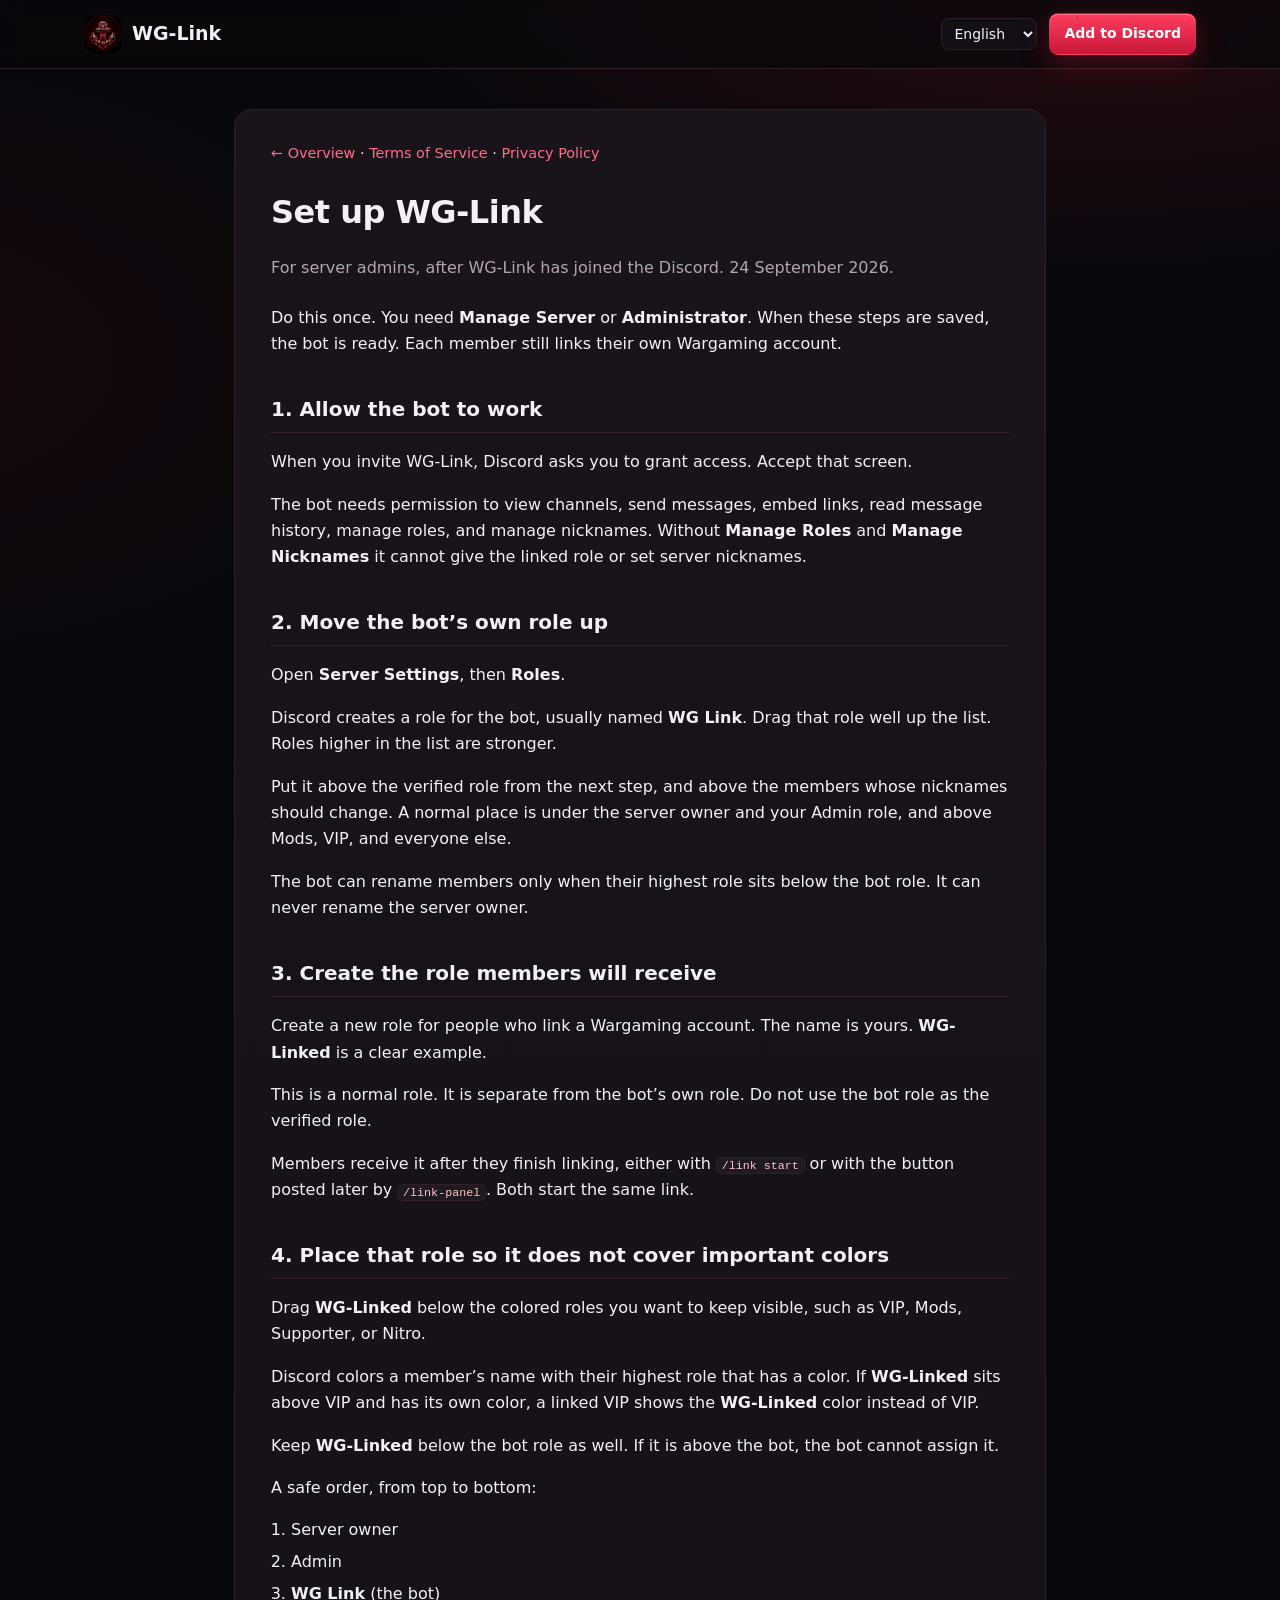
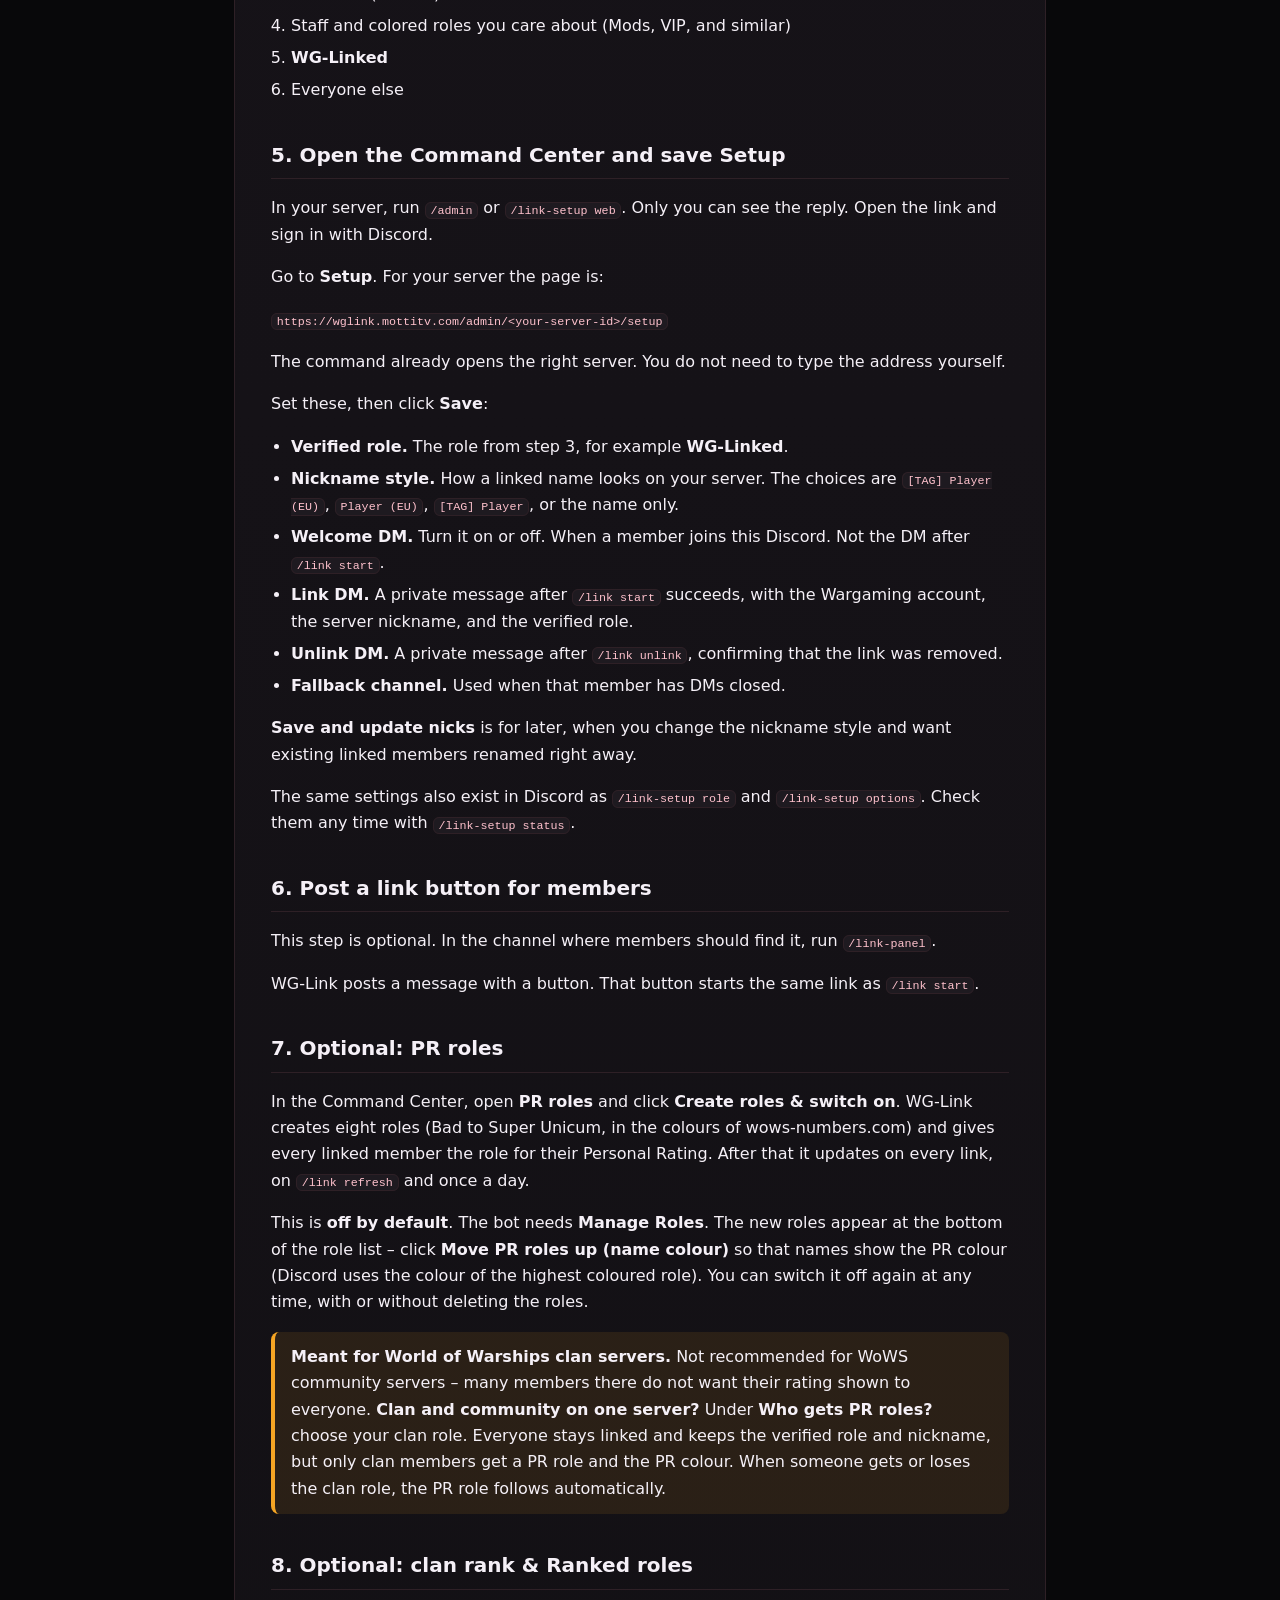
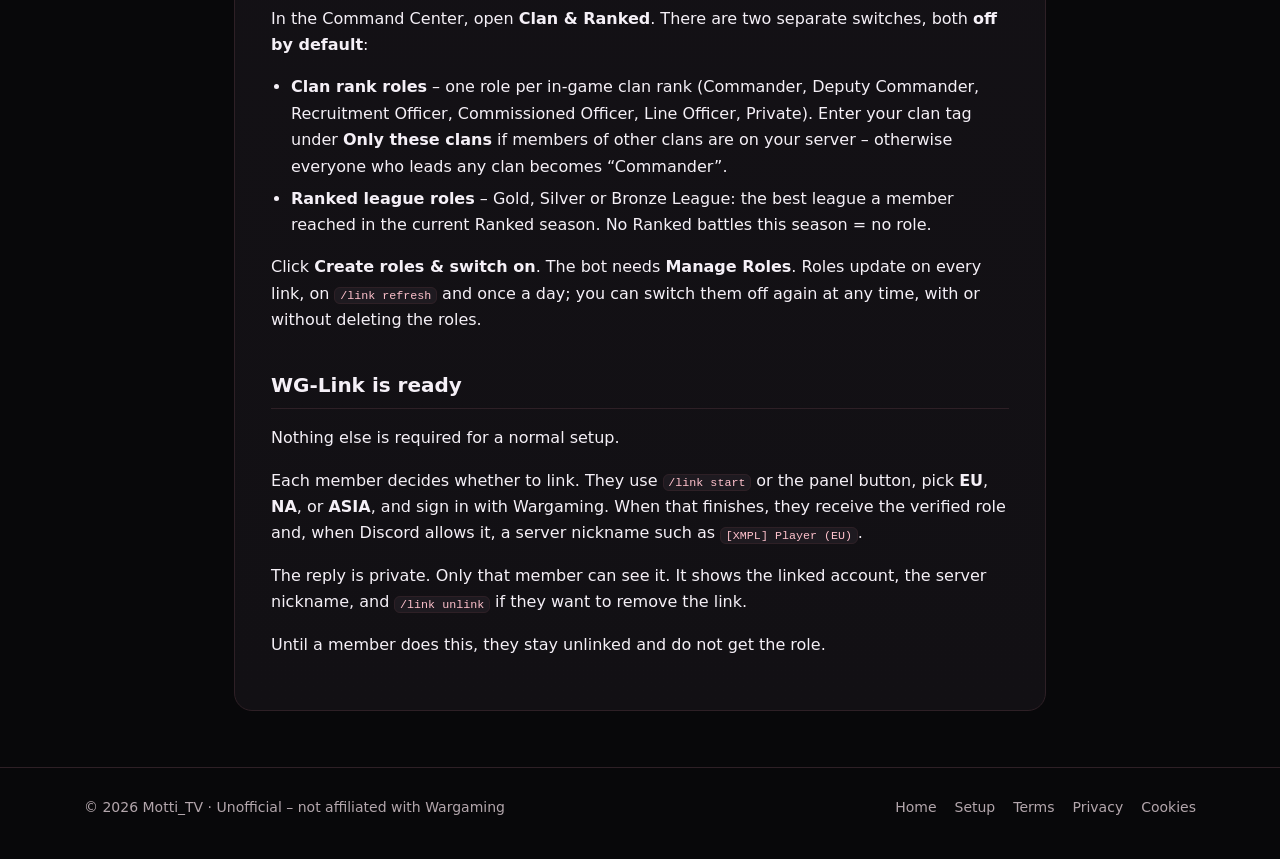
<file: setup.html>
<!DOCTYPE html>
<html lang="en">
<head>
  <meta charset="utf-8" />
  <meta name="viewport" content="width=device-width, initial-scale=1" />
  <title>Set up WG-Link</title>
  <script>
    (function () {
      var titles = {
        en: "Set up WG-Link",
        de: "WG-Link einrichten",
        pl: "Konfiguracja WG-Link"
      };
      var q = new URLSearchParams(location.search).get("lang");
      var stored = "";
      try { stored = localStorage.getItem("wg_lang") || ""; } catch (e) {}
      var pick = /^(en|de|pl)$/.test(q) ? q : (/^(en|de|pl)$/.test(stored) ? stored : "");
      if (!pick) {
        var nav = (navigator.language || "").toLowerCase();
        pick = nav.indexOf("pl") === 0 ? "pl" : (nav.indexOf("de") === 0 ? "de" : "en");
      }
      document.documentElement.setAttribute("data-lang", pick);
      document.documentElement.lang = pick;
      if (titles[pick]) document.title = titles[pick];
    })();
  </script>
  <link rel="icon" href="img/logo-128.png" />
  <link rel="stylesheet" href="site.css?v=3" />
  <link rel="stylesheet" href="cookies.css?v=1" />
</head>
<body>
<header class="site-nav">
  <div class="wrap">
    <a class="brand" href="index.html"><img src="img/logo-128.png" alt="" width="38" height="38">WG-Link</a>
    <div class="nav-right">
      <select class="lang-select" id="lang" aria-label="Language">
        <option value="en">English</option>
        <option value="de">Deutsch</option>
        <option value="pl">Polski</option>
      </select>
      <a class="btn btn-primary btn-sm" href="https://discord.com/oauth2/authorize?client_id=1534748705679216780&amp;permissions=402738176&amp;scope=bot%20applications.commands" rel="noopener"><span class="lang-inline" data-lang="en">Add to Discord</span><span class="lang-inline" data-lang="de">Zu Discord hinzufügen</span><span class="lang-inline" data-lang="pl">Dodaj do Discorda</span></a>
    </div>
  </div>
</header>
<main>
<article class="lang-block" data-lang="en" data-title="Set up WG-Link">
      <nav class="crumbs">
        <a href="index.html">← Overview</a> ·
        <a href="terms-of-service.html">Terms of Service</a> ·
        <a href="privacy-policy.html">Privacy Policy</a>
      </nav>
      <h1>Set up WG-Link</h1>
      <p class="meta">For server admins, after WG-Link has joined the Discord. 24 September 2026.</p>
      <p>
        Do this once. You need <strong>Manage Server</strong> or <strong>Administrator</strong>.
        When these steps are saved, the bot is ready. Each member still links their own Wargaming account.
      </p>

      <h2>1. Allow the bot to work</h2>
      <p>When you invite WG-Link, Discord asks you to grant access. Accept that screen.</p>
      <p>
        The bot needs permission to view channels, send messages, embed links, read message history,
        manage roles, and manage nicknames. Without <strong>Manage Roles</strong> and
        <strong>Manage Nicknames</strong> it cannot give the linked role or set server nicknames.
      </p>

      <h2>2. Move the bot’s own role up</h2>
      <p>Open <strong>Server Settings</strong>, then <strong>Roles</strong>.</p>
      <p>
        Discord creates a role for the bot, usually named <strong>WG Link</strong>.
        Drag that role well up the list. Roles higher in the list are stronger.
      </p>
      <p>
        Put it above the verified role from the next step, and above the members whose nicknames should change.
        A normal place is under the server owner and your Admin role, and above Mods, VIP, and everyone else.
      </p>
      <p>
        The bot can rename members only when their highest role sits below the bot role.
        It can never rename the server owner.
      </p>

      <h2>3. Create the role members will receive</h2>
      <p>
        Create a new role for people who link a Wargaming account.
        The name is yours. <strong>WG-Linked</strong> is a clear example.
      </p>
      <p>
        This is a normal role. It is separate from the bot’s own role.
        Do not use the bot role as the verified role.
      </p>
      <p>
        Members receive it after they finish linking, either with <code>/link start</code>
        or with the button posted later by <code>/link-panel</code>. Both start the same link.
      </p>

      <h2>4. Place that role so it does not cover important colors</h2>
      <p>
        Drag <strong>WG-Linked</strong> below the colored roles you want to keep visible,
        such as VIP, Mods, Supporter, or Nitro.
      </p>
      <p>
        Discord colors a member’s name with their highest role that has a color.
        If <strong>WG-Linked</strong> sits above VIP and has its own color, a linked VIP shows the
        <strong>WG-Linked</strong> color instead of VIP.
      </p>
      <p>
        Keep <strong>WG-Linked</strong> below the bot role as well.
        If it is above the bot, the bot cannot assign it.
      </p>
      <p>A safe order, from top to bottom:</p>
      <ol>
        <li>Server owner</li>
        <li>Admin</li>
        <li><strong>WG Link</strong> (the bot)</li>
        <li>Staff and colored roles you care about (Mods, VIP, and similar)</li>
        <li><strong>WG-Linked</strong></li>
        <li>Everyone else</li>
      </ol>

      <h2>5. Open the Command Center and save Setup</h2>
      <p>
        In your server, run <code>/admin</code> or <code>/link-setup web</code>.
        Only you can see the reply. Open the link and sign in with Discord.
      </p>
      <p>Go to <strong>Setup</strong>. For your server the page is:</p>
      <p><code>https://wglink.mottitv.com/admin/&lt;your-server-id&gt;/setup</code></p>
      <p>The command already opens the right server. You do not need to type the address yourself.</p>
      <p>Set these, then click <strong>Save</strong>:</p>
      <ul>
        <li><strong>Verified role.</strong> The role from step 3, for example <strong>WG-Linked</strong>.</li>
        <li>
          <strong>Nickname style.</strong> How a linked name looks on your server.
          The choices are <code>[TAG] Player (EU)</code>, <code>Player (EU)</code>,
          <code>[TAG] Player</code>, or the name only.
        </li>
        <li>
          <strong>Welcome DM.</strong> Turn it on or off.
          When a member joins this Discord. Not the DM after <code>/link start</code>.
        </li>
        <li>
          <strong>Link DM.</strong> A private message after <code>/link start</code> succeeds,
          with the Wargaming account, the server nickname, and the verified role.
        </li>
        <li>
          <strong>Unlink DM.</strong> A private message after <code>/link unlink</code>,
          confirming that the link was removed.
        </li>
        <li><strong>Fallback channel.</strong> Used when that member has DMs closed.</li>
      </ul>
      <p>
        <strong>Save and update nicks</strong> is for later, when you change the nickname style
        and want existing linked members renamed right away.
      </p>
      <p>
        The same settings also exist in Discord as <code>/link-setup role</code> and
        <code>/link-setup options</code>. Check them any time with <code>/link-setup status</code>.
      </p>

      <h2>6. Post a link button for members</h2>
      <p>This step is optional. In the channel where members should find it, run <code>/link-panel</code>.</p>
      <p>WG-Link posts a message with a button. That button starts the same link as <code>/link start</code>.</p>

      <h2>7. Optional: PR roles</h2>
      <p>
        In the Command Center, open <strong>PR roles</strong> and click <strong>Create roles &amp; switch on</strong>.
        WG-Link creates eight roles (Bad to Super Unicum, in the colours of wows-numbers.com) and gives every linked member
        the role for their Personal Rating. After that it updates on every link, on <code>/link refresh</code> and once a day.
      </p>
      <p>
        This is <strong>off by default</strong>. The bot needs <strong>Manage Roles</strong>. The new roles appear at the bottom of the
        role list – click <strong>Move PR roles up (name colour)</strong> so that names show the PR colour (Discord uses the colour
        of the highest coloured role). You can switch it off again at any time, with or without deleting the roles.
      </p>
      <p class="callout">
        <strong>Meant for World of Warships clan servers.</strong> Not recommended for WoWS community servers – many members there
        do not want their rating shown to everyone. <strong>Clan and community on one server?</strong> Under
        <strong>Who gets PR roles?</strong> choose your clan role. Everyone stays linked and keeps the verified role and nickname,
        but only clan members get a PR role and the PR colour. When someone gets or loses the clan role, the PR role follows automatically.
      </p>

      <h2>8. Optional: clan rank &amp; Ranked roles</h2>
      <p>
        In the Command Center, open <strong>Clan &amp; Ranked</strong>. There are two separate switches, both <strong>off by default</strong>:
      </p>
      <ul>
        <li><strong>Clan rank roles</strong> – one role per in-game clan rank (Commander, Deputy Commander, Recruitment Officer,
          Commissioned Officer, Line Officer, Private). Enter your clan tag under <strong>Only these clans</strong> if members of other
          clans are on your server – otherwise everyone who leads any clan becomes “Commander”.</li>
        <li><strong>Ranked league roles</strong> – Gold, Silver or Bronze League: the best league a member reached in the current
          Ranked season. No Ranked battles this season = no role.</li>
      </ul>
      <p>
        Click <strong>Create roles &amp; switch on</strong>. The bot needs <strong>Manage Roles</strong>. Roles update on every link,
        on <code>/link refresh</code> and once a day; you can switch them off again at any time, with or without deleting the roles.
      </p>

      <h2>WG-Link is ready</h2>
      <p>Nothing else is required for a normal setup.</p>
      <p>
        Each member decides whether to link. They use <code>/link start</code> or the panel button,
        pick <strong>EU</strong>, <strong>NA</strong>, or <strong>ASIA</strong>, and sign in with Wargaming.
        When that finishes, they receive the verified role and, when Discord allows it,
        a server nickname such as <code>[XMPL] Player (EU)</code>.
      </p>
      <p>
        The reply is private. Only that member can see it.
        It shows the linked account, the server nickname, and <code>/link unlink</code> if they want to remove the link.
      </p>
      <p>Until a member does this, they stay unlinked and do not get the role.</p>
    </article>

    <article class="lang-block" data-lang="de" data-title="WG-Link einrichten">
      <nav class="crumbs">
        <a href="index.html">← Übersicht</a> ·
        <a href="terms-of-service.html">Nutzungsbedingungen</a> ·
        <a href="privacy-policy.html">Datenschutzerklärung</a>
      </nav>
      <h1>WG-Link einrichten</h1>
      <p class="meta">Für Server-Admins, nachdem WG-Link dem Discord beigetreten ist. 24. September 2026.</p>
      <p>
        Das machst du einmal. Du brauchst <strong>Server verwalten</strong> oder <strong>Administrator</strong>.
        Wenn diese Schritte gespeichert sind, ist der Bot bereit. Jedes Mitglied verknüpft weiterhin sein eigenes Wargaming-Konto.
      </p>

      <h2>1. Dem Bot die Arbeit erlauben</h2>
      <p>Wenn du WG-Link einlädst, fragt Discord nach dem Zugriff. Diesen Bildschirm akzeptierst du.</p>
      <p>
        Der Bot braucht die Rechte, Kanäle zu sehen, Nachrichten zu senden, Links einzubetten,
        den Nachrichtenverlauf zu lesen, Rollen zu verwalten und Nicknames zu verwalten.
        Ohne <strong>Rollen verwalten</strong> und <strong>Nicknames verwalten</strong>
        kann er die verknüpfte Rolle nicht vergeben und keine Server-Nicknames setzen.
      </p>

      <h2>2. Die eigene Rolle des Bots nach oben ziehen</h2>
      <p>Öffne <strong>Servereinstellungen</strong>, dann <strong>Rollen</strong>.</p>
      <p>
        Discord legt eine Rolle für den Bot an, meist mit dem Namen <strong>WG Link</strong>.
        Ziehe diese Rolle weit nach oben. Rollen weiter oben in der Liste sind stärker.
      </p>
      <p>
        Setze sie über die Verified-Rolle aus dem nächsten Schritt und über die Mitglieder,
        deren Nicknames sich ändern sollen. Ein normaler Platz ist unter dem Server-Inhaber
        und deiner Admin-Rolle, und über Mods, VIP und allen anderen.
      </p>
      <p>
        Der Bot kann Mitglieder nur umbenennen, wenn deren höchste Rolle unter der Bot-Rolle liegt.
        Den Server-Inhaber kann er nie umbenennen.
      </p>

      <h2>3. Die Rolle anlegen, die Mitglieder bekommen</h2>
      <p>
        Lege eine neue Rolle für Leute an, die ein Wargaming-Konto verknüpfen.
        Den Namen bestimmst du. <strong>WG-Linked</strong> ist ein klares Beispiel.
      </p>
      <p>
        Das ist eine normale Rolle. Sie ist getrennt von der eigenen Rolle des Bots.
        Benutze die Bot-Rolle nicht als Verified-Rolle.
      </p>
      <p>
        Mitglieder bekommen sie, nachdem die Verknüpfung fertig ist, entweder mit <code>/link start</code>
        oder mit dem Button, den <code>/link-panel</code> später postet. Beides startet dieselbe Verknüpfung.
      </p>

      <h2>4. Die Rolle so setzen, dass sie wichtige Farben nicht überdeckt</h2>
      <p>
        Ziehe <strong>WG-Linked</strong> unter die farbigen Rollen, die sichtbar bleiben sollen,
        zum Beispiel VIP, Mods, Supporter oder Nitro.
      </p>
      <p>
        Discord färbt den Namen eines Mitglieds mit der höchsten Rolle, die eine Farbe hat.
        Wenn <strong>WG-Linked</strong> über VIP steht und eine eigene Farbe hat, zeigt ein verknüpfter VIP
        die Farbe von <strong>WG-Linked</strong> statt VIP.
      </p>
      <p>
        <strong>WG-Linked</strong> bleibt auch unter der Bot-Rolle.
        Liegt sie über dem Bot, kann der Bot sie nicht vergeben.
      </p>
      <p>Eine sichere Reihenfolge, von oben nach unten:</p>
      <ol>
        <li>Server-Inhaber</li>
        <li>Admin</li>
        <li><strong>WG Link</strong> (der Bot)</li>
        <li>Team und farbige Rollen, die dir wichtig sind (Mods, VIP und Ähnliches)</li>
        <li><strong>WG-Linked</strong></li>
        <li>Alle anderen</li>
      </ol>

      <h2>5. Das Command Center öffnen und Setup speichern</h2>
      <p>
        Auf deinem Server <code>/admin</code> oder <code>/link-setup web</code> ausführen.
        Die Antwort siehst nur du. Öffne den Link und melde dich mit Discord an.
      </p>
      <p>Gehe zu <strong>Setup</strong>. Für deinen Server lautet die Seite:</p>
      <p><code>https://wglink.mottitv.com/admin/&lt;deine-server-id&gt;/setup</code></p>
      <p>Der Befehl öffnet bereits den richtigen Server. Die Adresse musst du nicht selbst eintippen.</p>
      <p>Stelle das ein und klicke dann <strong>Speichern</strong>:</p>
      <ul>
        <li><strong>Verified-Rolle.</strong> Die Rolle aus Schritt 3, zum Beispiel <strong>WG-Linked</strong>.</li>
        <li>
          <strong>Nick-Stil.</strong> Wie ein verknüpfter Name auf deinem Server aussieht.
          Die Auswahl ist <code>[TAG] Name (EU)</code>, <code>Name (EU)</code>,
          <code>[TAG] Name</code> oder nur der Name.
        </li>
        <li>
          <strong>Welcome-DM.</strong> An oder aus.
          Wenn jemand diesem Discord beitritt. Nicht die DM nach <code>/link start</code>.
        </li>
        <li>
          <strong>Link-DM.</strong> Eine private Nachricht, nachdem <code>/link start</code> geklappt hat,
          mit dem Wargaming-Konto, dem Server-Nick und der Verified-Rolle.
        </li>
        <li>
          <strong>Unlink-DM.</strong> Eine private Nachricht nach <code>/link unlink</code>,
          die bestätigt, dass die Verknüpfung entfernt wurde.
        </li>
        <li><strong>Fallback-Kanal.</strong> Wird benutzt, wenn dieses Mitglied DMs geschlossen hat.</li>
      </ul>
      <p>
        <strong>Speichern und Nicks aktualisieren</strong> ist für später, wenn du den Nick-Stil änderst
        und bereits verknüpfte Mitglieder sofort umbenennen willst.
      </p>
      <p>
        Dieselben Einstellungen gibt es in Discord auch als <code>/link-setup role</code> und
        <code>/link-setup options</code>. Prüfen kannst du sie jederzeit mit <code>/link-setup status</code>.
      </p>

      <h2>6. Einen Verknüpfen-Button für Mitglieder posten</h2>
      <p>Dieser Schritt ist optional. Im Kanal, in dem Mitglieder ihn finden sollen, <code>/link-panel</code> ausführen.</p>
      <p>WG-Link postet eine Nachricht mit einem Button. Der Button startet dieselbe Verknüpfung wie <code>/link start</code>.</p>

      <h2>7. Optional: PR-Rollen</h2>
      <p>
        Öffne im Command Center <strong>PR-Rollen</strong> und klicke auf <strong>Rollen anlegen &amp; einschalten</strong>.
        WG-Link legt acht Rollen an (Schlecht bis Super-Unicum, in den Farben von wows-numbers.com) und gibt jedem verknüpften
        Mitglied die Rolle für sein Personal Rating. Danach aktualisiert es bei jeder Verknüpfung, bei <code>/link refresh</code>
        und einmal am Tag.
      </p>
      <p>
        Das ist <strong>standardmäßig aus</strong>. Der Bot braucht <strong>Rollen verwalten</strong>. Die neuen Rollen stehen unten in der
        Rollenliste – klicke auf <strong>PR-Rollen nach oben schieben (Namensfarbe)</strong>, damit die Namen in der PR-Farbe erscheinen
        (Discord nimmt die Farbe der höchsten farbigen Rolle). Du kannst es jederzeit wieder ausschalten, mit oder ohne die Rollen zu löschen.
      </p>
      <p class="callout">
        <strong>Gedacht für World-of-Warships-Clan-Server.</strong> Für WoWS-Community-Server nicht empfohlen – dort möchten viele
        ihr Rating nicht allen zeigen. <strong>Clan und Community auf einem Server?</strong> Wähle unter
        <strong>Wer bekommt PR-Rollen?</strong> deine Clan-Rolle. Alle bleiben verknüpft und behalten Verifiziert-Rolle und Nickname,
        aber nur Clan-Mitglieder bekommen eine PR-Rolle und die PR-Farbe. Bekommt oder verliert jemand die Clan-Rolle, zieht die PR-Rolle automatisch nach.
      </p>

      <h2>8. Optional: Clan-Rang- &amp; Ranked-Rollen</h2>
      <p>
        Öffne im Command Center <strong>Clan &amp; Ranked</strong>. Es gibt zwei getrennte Schalter, beide <strong>standardmäßig aus</strong>:
      </p>
      <ul>
        <li><strong>Clan-Rang-Rollen</strong> – eine Rolle pro Rang im Clan (Kommandant, Stellv. Kommandant, Rekrutierungsoffizier,
          Stabsoffizier, Linienoffizier, Gefreiter). Trage unter <strong>Nur diese Clans</strong> deinen Clan-Tag ein, wenn auch
          Mitglieder anderer Clans auf dem Server sind – sonst wird jeder „Kommandant“, der irgendeinen Clan führt.</li>
        <li><strong>Ranked-Liga-Rollen</strong> – Gold-, Silber- oder Bronze-Liga: die beste Liga, die ein Mitglied in der aktuellen
          Ranked-Saison erreicht hat. Keine Ranked-Gefechte in dieser Saison = keine Rolle.</li>
      </ul>
      <p>
        Klicke auf <strong>Rollen anlegen &amp; einschalten</strong>. Der Bot braucht <strong>Rollen verwalten</strong>. Aktualisiert wird
        bei jeder Verknüpfung, bei <code>/link refresh</code> und einmal am Tag; ausschalten geht jederzeit, mit oder ohne Löschen der Rollen.
      </p>

      <h2>WG-Link ist bereit</h2>
      <p>Für eine normale Einrichtung ist nichts weiter nötig.</p>
      <p>
        Jedes Mitglied entscheidet selbst, ob es verknüpft. Es benutzt <code>/link start</code> oder den Panel-Button,
        wählt <strong>EU</strong>, <strong>NA</strong> oder <strong>ASIA</strong> und meldet sich bei Wargaming an.
        Wenn das fertig ist, bekommt es die Verified-Rolle und, wenn Discord es erlaubt,
        einen Server-Nick wie <code>[XMPL] Player (EU)</code>.
      </p>
      <p>
        Die Antwort ist privat. Nur dieses Mitglied sieht sie.
        Sie zeigt das verknüpfte Konto, den Server-Nick und <code>/link unlink</code>, wenn die Verknüpfung entfernt werden soll.
      </p>
      <p>Bis ein Mitglied das macht, bleibt es unverknüpft und bekommt die Rolle nicht.</p>
    </article>

    <article class="lang-block" data-lang="pl" data-title="Konfiguracja WG-Link">
      <nav class="crumbs">
        <a href="index.html">← Przegląd</a> ·
        <a href="terms-of-service.html">Warunki korzystania</a> ·
        <a href="privacy-policy.html">Polityka prywatności</a>
      </nav>
      <h1>Konfiguracja WG-Link</h1>
      <p class="meta">Dla administratorów serwera, gdy WG-Link jest już na Discordzie. 24 września 2026.</p>
      <p>
        Robisz to raz. Potrzebujesz uprawnienia <strong>Zarządzaj serwerem</strong> albo <strong>Administrator</strong>.
        Gdy te kroki są zapisane, bot jest gotowy. Każdy członek i tak łączy własne konto Wargaming.
      </p>

      <h2>1. Pozwól botowi działać</h2>
      <p>Gdy zapraszasz WG-Link, Discord pyta o dostęp. Zaakceptuj ten ekran.</p>
      <p>
        Bot potrzebuje uprawnień do przeglądania kanałów, wysyłania wiadomości, osadzania linków,
        czytania historii wiadomości, zarządzania rolami i zarządzania pseudonimami.
        Bez <strong>Zarządzaj rolami</strong> i <strong>Zarządzaj pseudonimami</strong>
        nie nada roli połączonym członkom i nie ustawi pseudonimów na serwerze.
      </p>

      <h2>2. Przesuń własną rolę bota w górę</h2>
      <p>Otwórz <strong>Ustawienia serwera</strong>, potem <strong>Role</strong>.</p>
      <p>
        Discord tworzy rolę dla bota, zwykle o nazwie <strong>WG Link</strong>.
        Przeciągnij tę rolę wysoko na liście. Role wyżej na liście są silniejsze.
      </p>
      <p>
        Ustaw ją nad rolą verified z następnego kroku i nad członkami, których pseudonimy mają się zmieniać.
        Zwykłe miejsce jest pod właścicielem serwera i twoją rolą Admin, a nad Mods, VIP i wszystkimi innymi.
      </p>
      <p>
        Bot zmienia pseudonim członka tylko wtedy, gdy jego najwyższa rola jest pod rolą bota.
        Właściciela serwera nie zmieni nigdy.
      </p>

      <h2>3. Utwórz rolę, którą dostaną członkowie</h2>
      <p>
        Utwórz nową rolę dla osób, które łączą konto Wargaming.
        Nazwę wybierasz sam. <strong>WG-Linked</strong> jest czytelnym przykładem.
      </p>
      <p>
        To zwykła rola. Jest osobna od własnej roli bota.
        Nie używaj roli bota jako roli verified.
      </p>
      <p>
        Członkowie dostają ją po zakończeniu łączenia, albo przez <code>/link start</code>,
        albo przez przycisk, który później wstawia <code>/link-panel</code>. Oba zaczynają to samo łączenie.
      </p>

      <h2>4. Ustaw tę rolę tak, żeby nie zakrywała ważnych kolorów</h2>
      <p>
        Przeciągnij <strong>WG-Linked</strong> pod kolorowe role, które mają zostać widoczne,
        na przykład VIP, Mods, Supporter albo Nitro.
      </p>
      <p>
        Discord koloruje nazwę członka jego najwyższą rolą, która ma kolor.
        Jeśli <strong>WG-Linked</strong> stoi nad VIP i ma własny kolor, połączony VIP pokazuje
        kolor <strong>WG-Linked</strong> zamiast VIP.
      </p>
      <p>
        <strong>WG-Linked</strong> zostaw też pod rolą bota.
        Jeśli jest nad botem, bot nie może jej nadać.
      </p>
      <p>Bezpieczna kolejność, od góry do dołu:</p>
      <ol>
        <li>Właściciel serwera</li>
        <li>Admin</li>
        <li><strong>WG Link</strong> (bot)</li>
        <li>Ekipa i kolorowe role, na których ci zależy (Mods, VIP i podobne)</li>
        <li><strong>WG-Linked</strong></li>
        <li>Wszyscy inni</li>
      </ol>

      <h2>5. Otwórz Command Center i zapisz Ustawienia</h2>
      <p>
        Na swoim serwerze użyj <code>/admin</code> albo <code>/link-setup web</code>.
        Odpowiedź widzisz tylko ty. Otwórz link i zaloguj się przez Discord.
      </p>
      <p>Wejdź w <strong>Ustawienia</strong>. Dla twojego serwera strona to:</p>
      <p><code>https://wglink.mottitv.com/admin/&lt;id-twojego-serwera&gt;/setup</code></p>
      <p>Komenda otwiera już właściwy serwer. Nie musisz wpisywać adresu sam.</p>
      <p>Ustaw to, a potem kliknij <strong>Zapisz</strong>:</p>
      <ul>
        <li><strong>Rola verified.</strong> Rola z kroku 3, na przykład <strong>WG-Linked</strong>.</li>
        <li>
          <strong>Styl nicku.</strong> Jak połączona nazwa wygląda na twoim serwerze.
          Do wyboru są <code>[TAG] Nazwa (EU)</code>, <code>Nazwa (EU)</code>,
          <code>[TAG] Nazwa</code> albo sama nazwa.
        </li>
        <li>
          <strong>DM powitalna.</strong> Włącz albo wyłącz.
          Gdy ktoś dołącza do tego Discorda. To nie DM po <code>/link start</code>.
        </li>
        <li>
          <strong>DM link.</strong> Prywatna wiadomość po udanym <code>/link start</code>,
          z kontem Wargaming, nickiem na serwerze i rolą verified.
        </li>
        <li>
          <strong>DM unlink.</strong> Prywatna wiadomość po <code>/link unlink</code>,
          z potwierdzeniem, że połączenie zostało usunięte.
        </li>
        <li><strong>Kanał zapasowy.</strong> Używany, gdy ten członek ma zamknięte DM.</li>
      </ul>
      <p>
        <strong>Zapisz i zaktualizuj nicki</strong> jest na później, gdy zmieniasz styl nicku
        i chcesz od razu zmienić nazwy już połączonych członków.
      </p>
      <p>
        Te same ustawienia są na Discordzie jako <code>/link-setup role</code> i
        <code>/link-setup options</code>. Sprawdzisz je w każdej chwili przez <code>/link-setup status</code>.
      </p>

      <h2>6. Wstaw przycisk łączenia dla członków</h2>
      <p>Ten krok jest opcjonalny. Na kanale, na którym członkowie mają go znaleźć, użyj <code>/link-panel</code>.</p>
      <p>WG-Link wstawia wiadomość z przyciskiem. Ten przycisk zaczyna to samo łączenie co <code>/link start</code>.</p>

      <h2>7. Opcjonalnie: role PR</h2>
      <p>
        W Command Center otwórz <strong>Role PR</strong> i kliknij <strong>Utwórz role i włącz</strong>.
        WG-Link tworzy osiem ról (od Słaby do Super unikum, w kolorach wows-numbers.com) i nadaje każdemu połączonemu członkowi
        rolę za jego Personal Rating. Potem aktualizuje przy każdym połączeniu, przy <code>/link refresh</code> i raz dziennie.
      </p>
      <p>
        Jest to <strong>domyślnie wyłączone</strong>. Bot potrzebuje uprawnienia <strong>Zarządzanie rolami</strong>. Nowe role pojawiają się
        na dole listy ról – kliknij <strong>Przesuń role PR wyżej (kolor nicku)</strong>, aby nicki miały kolor PR (Discord używa koloru
        najwyższej kolorowej roli). W każdej chwili możesz to wyłączyć, z usunięciem ról albo bez.
      </p>
      <p class="callout">
        <strong>Przeznaczone dla serwerów klanów World of Warships.</strong> Niezalecane dla serwerów społeczności WoWS – wiele osób
        nie chce pokazywać wszystkim swojego ratingu. <strong>Klan i społeczność na jednym serwerze?</strong> W
        <strong>Kto dostaje role PR?</strong> wybierz rolę klanu. Wszyscy pozostają połączeni i zachowują rolę weryfikacji i nick,
        ale tylko członkowie klanu dostają rolę PR i kolor PR. Gdy ktoś dostanie lub straci rolę klanu, rola PR zmieni się automatycznie.
      </p>

      <h2>8. Opcjonalnie: role rangi w klanie i rankingowe</h2>
      <p>
        W Command Center otwórz <strong>Klan i Rankingowe</strong>. Są dwa osobne przełączniki, oba <strong>domyślnie wyłączone</strong>:
      </p>
      <ul>
        <li><strong>Role rangi w klanie</strong> – jedna rola na rangę w klanie (Dowódca, Zastępca dowódcy, Oficer rekrutacyjny,
          Oficer sztabowy, Oficer liniowy, Szeregowy). Wpisz tag swojego klanu w <strong>Tylko te klany</strong>, jeśli na serwerze są też
          członkowie innych klanów – inaczej każdy, kto prowadzi jakikolwiek klan, zostanie „Dowódcą”.</li>
        <li><strong>Role lig rankingowych</strong> – Liga Złota, Srebrna lub Brązowa: najlepsza liga osiągnięta w bieżącym sezonie
          rankingowym. Brak bitew rankingowych w tym sezonie = brak roli.</li>
      </ul>
      <p>
        Kliknij <strong>Utwórz role i włącz</strong>. Bot potrzebuje uprawnienia <strong>Zarządzanie rolami</strong>. Aktualizacja przy
        każdym połączeniu, przy <code>/link refresh</code> i raz dziennie; wyłączyć można w każdej chwili, z usunięciem ról lub bez.
      </p>

      <h2>WG-Link jest gotowy</h2>
      <p>Do zwykłej konfiguracji nic więcej nie trzeba.</p>
      <p>
        Każdy członek sam decyduje, czy się łączy. Używa <code>/link start</code> albo przycisku na panelu,
        wybiera <strong>EU</strong>, <strong>NA</strong> albo <strong>ASIA</strong> i loguje się w Wargaming.
        Gdy to się skończy, dostaje rolę verified i, jeśli Discord na to pozwala,
        nick na serwerze taki jak <code>[XMPL] Player (EU)</code>.
      </p>
      <p>
        Odpowiedź jest prywatna. Widzi ją tylko ten członek.
        Pokazuje połączone konto, nick na serwerze i <code>/link unlink</code>, jeśli chce usunąć połączenie.
      </p>
      <p>Dopóki członek tego nie zrobi, zostaje niepołączony i nie dostaje roli.</p>
    </article>
</main>
<footer class="site-foot">
  <div class="wrap">
    <span>© 2026 Motti_TV · <span class="lang-inline" data-lang="en">Unofficial – not affiliated with Wargaming</span><span class="lang-inline" data-lang="de">Inoffiziell – nicht mit Wargaming verbunden</span><span class="lang-inline" data-lang="pl">Nieoficjalny – niezwiązany z Wargaming</span></span>
    <nav>
      <a href="index.html"><span class="lang-inline" data-lang="en">Home</span><span class="lang-inline" data-lang="de">Startseite</span><span class="lang-inline" data-lang="pl">Strona główna</span></a>
      <a href="setup.html"><span class="lang-inline" data-lang="en">Setup</span><span class="lang-inline" data-lang="de">Einrichtung</span><span class="lang-inline" data-lang="pl">Konfiguracja</span></a>
      <a href="terms-of-service.html"><span class="lang-inline" data-lang="en">Terms</span><span class="lang-inline" data-lang="de">Nutzungsbedingungen</span><span class="lang-inline" data-lang="pl">Regulamin</span></a>
      <a href="privacy-policy.html"><span class="lang-inline" data-lang="en">Privacy</span><span class="lang-inline" data-lang="de">Datenschutz</span><span class="lang-inline" data-lang="pl">Prywatność</span></a>
      <a href="#cookies" data-cookie-info>Cookies</a>
    </nav>
  </div>
</footer>
  <script src="lang.js?v=1"></script>
  <script src="cookies.js?v=1" defer></script>
</body>
</html>
</file>
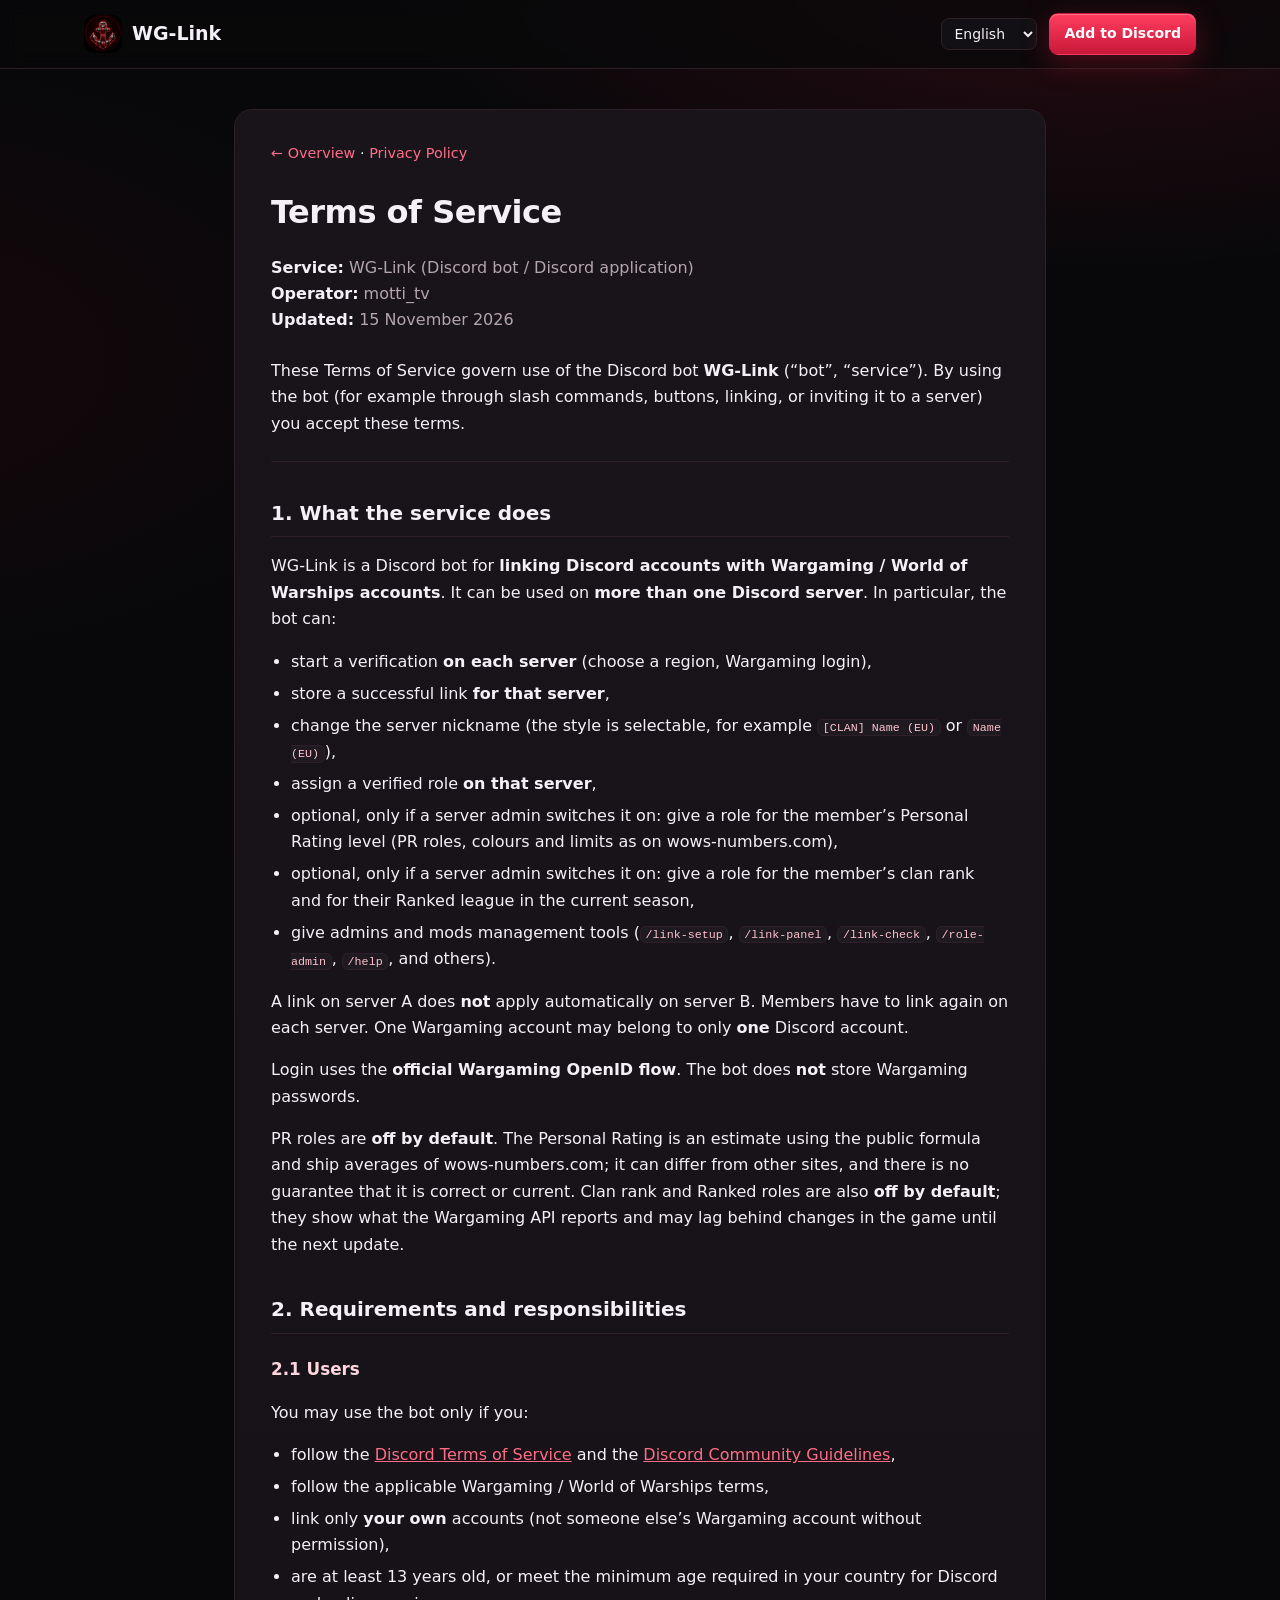
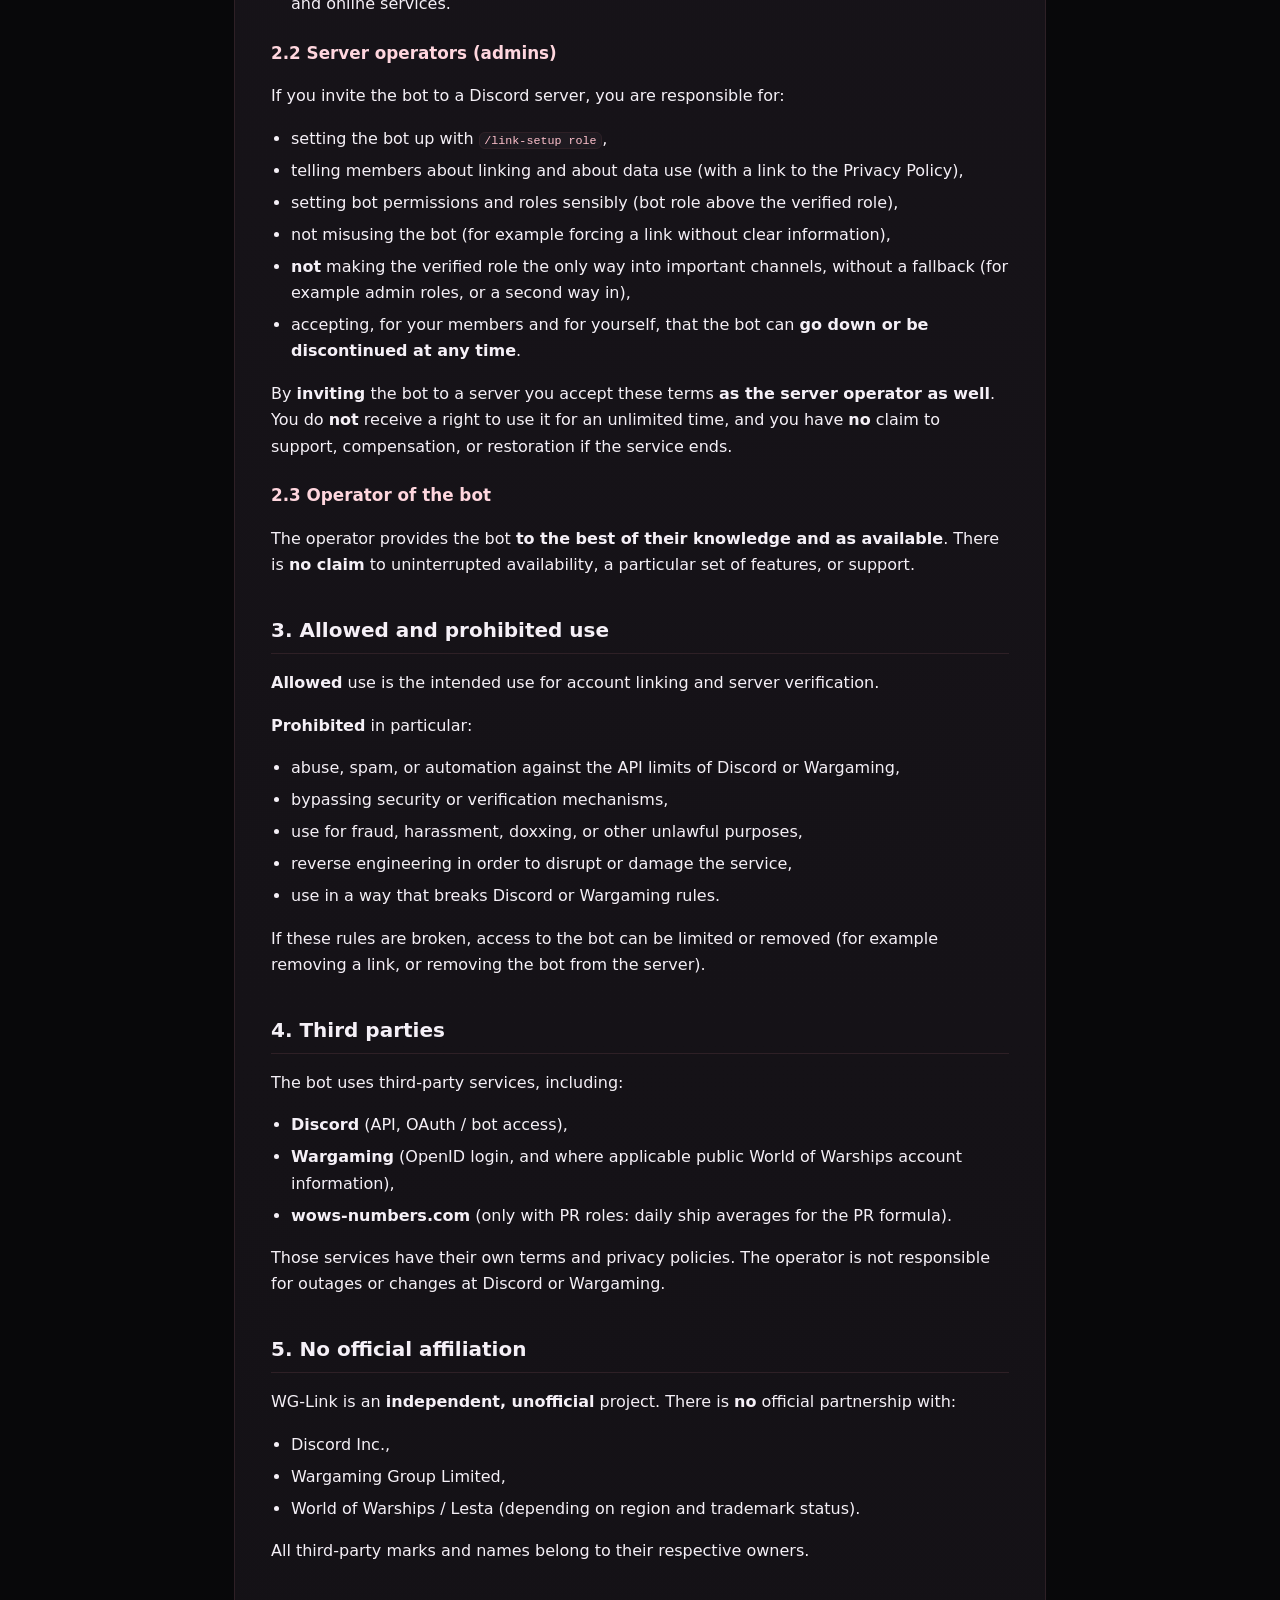
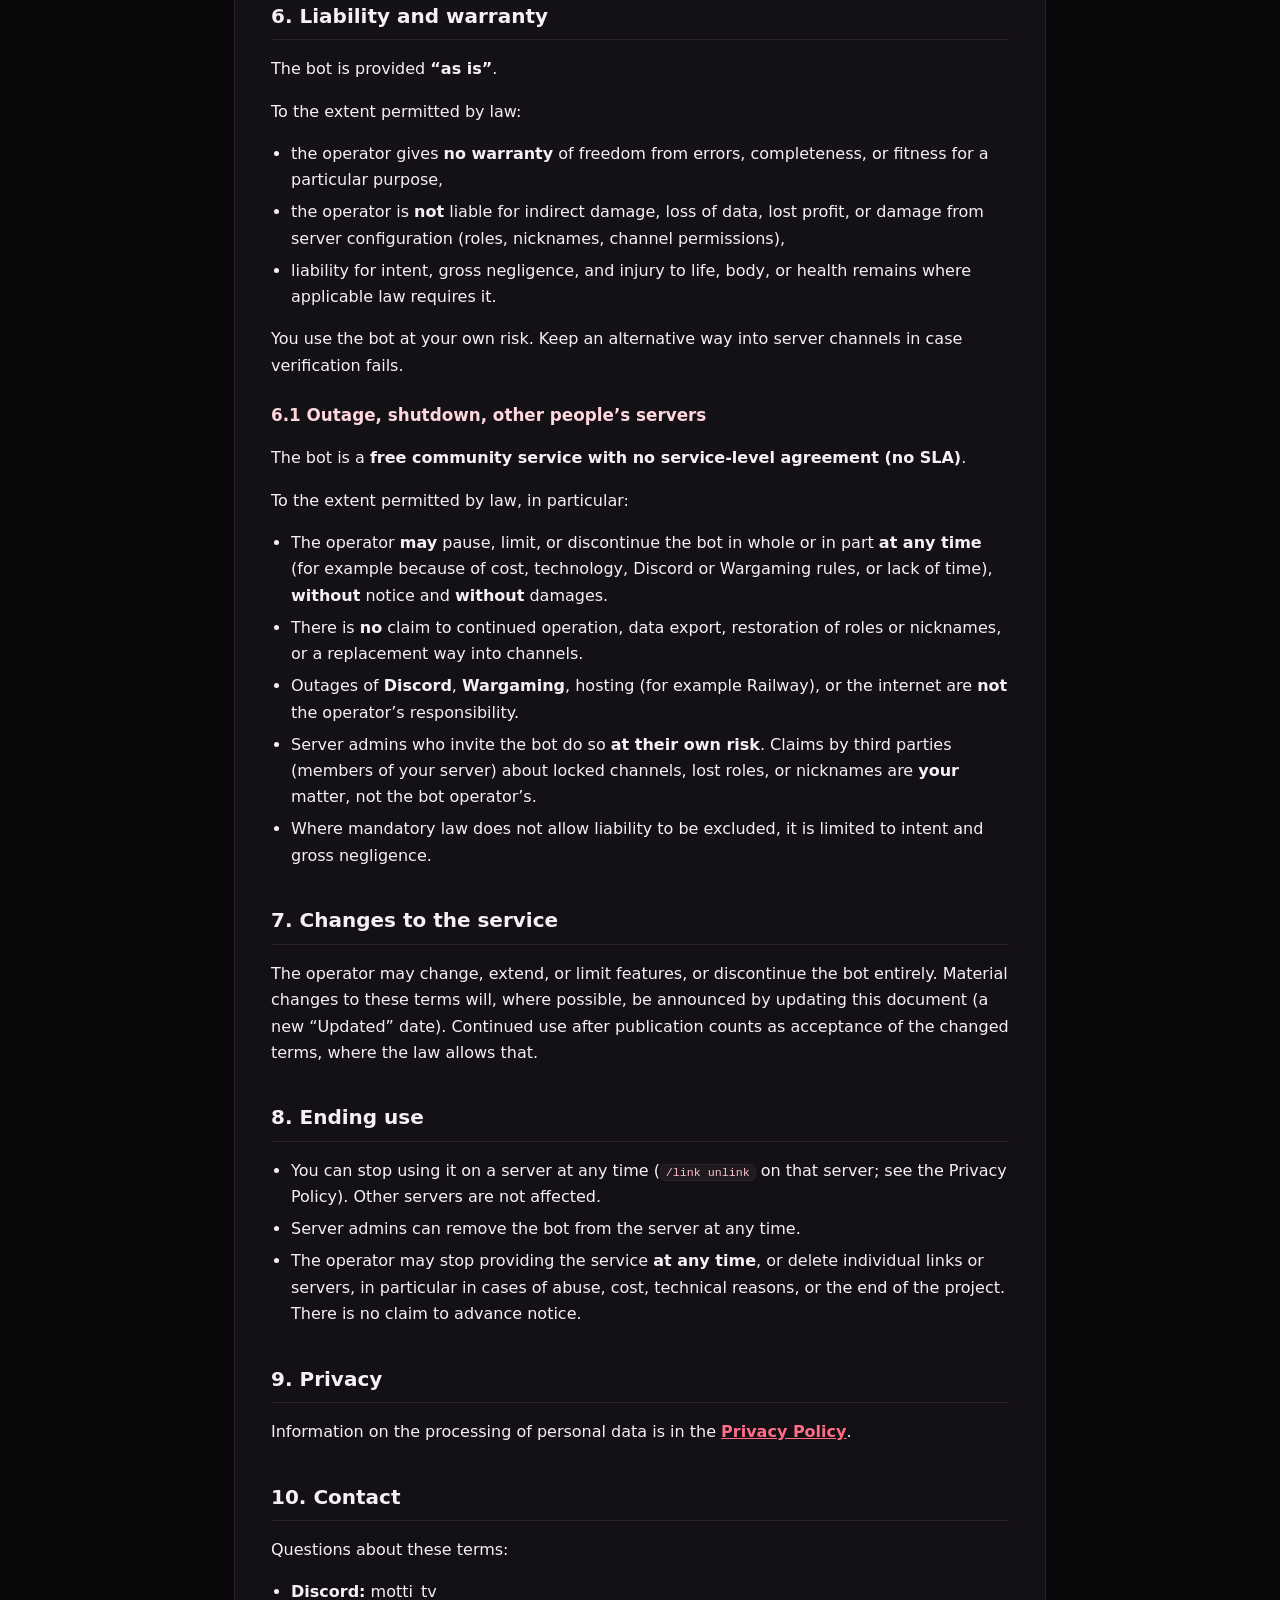
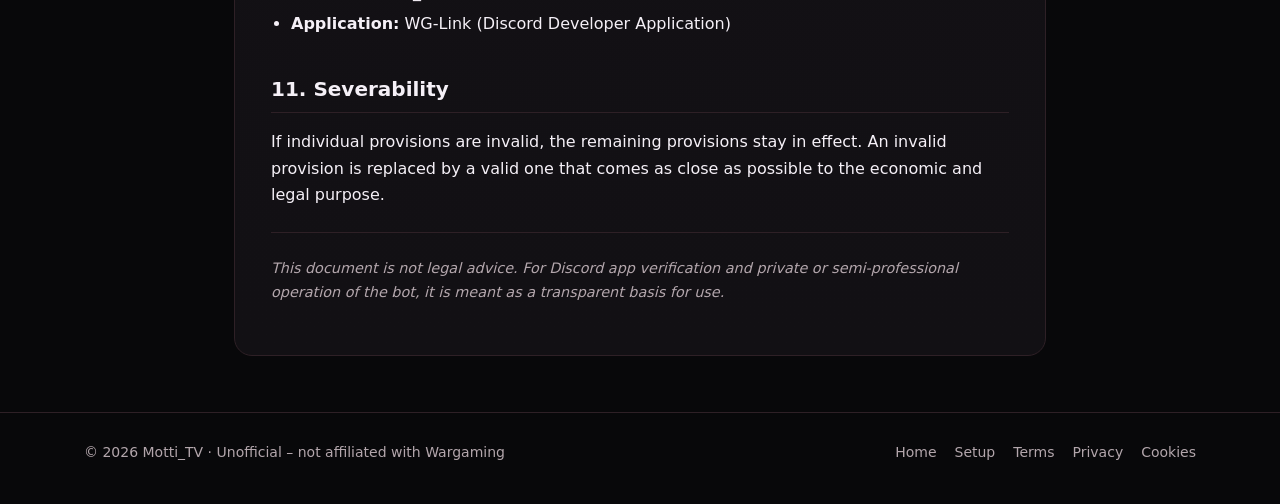
<file: terms-of-service.html>
<!DOCTYPE html>
<html lang="en">
<head>
  <meta charset="utf-8" />
  <meta name="viewport" content="width=device-width, initial-scale=1" />
  <title>Terms of Service – WG-Link</title>
  <script>
    (function () {
      var titles = {
        en: "Terms of Service – WG-Link",
        de: "Nutzungsbedingungen – WG-Link",
        pl: "Warunki korzystania – WG-Link"
      };
      var q = new URLSearchParams(location.search).get("lang");
      var stored = "";
      try { stored = localStorage.getItem("wg_lang") || ""; } catch (e) {}
      var pick = /^(en|de|pl)$/.test(q) ? q : (/^(en|de|pl)$/.test(stored) ? stored : "");
      if (!pick) {
        var nav = (navigator.language || "").toLowerCase();
        pick = nav.indexOf("pl") === 0 ? "pl" : (nav.indexOf("de") === 0 ? "de" : "en");
      }
      document.documentElement.setAttribute("data-lang", pick);
      document.documentElement.lang = pick;
      if (titles[pick]) document.title = titles[pick];
    })();
  </script>
  <link rel="icon" href="img/logo-128.png" />
  <link rel="stylesheet" href="site.css?v=3" />
  <link rel="stylesheet" href="cookies.css?v=1" />
</head>
<body>
<header class="site-nav">
  <div class="wrap">
    <a class="brand" href="index.html"><img src="img/logo-128.png" alt="" width="38" height="38">WG-Link</a>
    <div class="nav-right">
      <select class="lang-select" id="lang" aria-label="Language">
        <option value="en">English</option>
        <option value="de">Deutsch</option>
        <option value="pl">Polski</option>
      </select>
      <a class="btn btn-primary btn-sm" href="https://discord.com/oauth2/authorize?client_id=1534748705679216780&amp;permissions=402738176&amp;scope=bot%20applications.commands" rel="noopener"><span class="lang-inline" data-lang="en">Add to Discord</span><span class="lang-inline" data-lang="de">Zu Discord hinzufügen</span><span class="lang-inline" data-lang="pl">Dodaj do Discorda</span></a>
    </div>
  </div>
</header>
<main>
<article class="lang-block" data-lang="en" data-title="Terms of Service – WG-Link">
      <nav class="crumbs">
        <a href="index.html">← Overview</a> ·
        <a href="privacy-policy.html">Privacy Policy</a>
      </nav>
      <h1>Terms of Service</h1>
      <p class="meta">
        <strong>Service:</strong> WG-Link (Discord bot / Discord application)<br />
        <strong>Operator:</strong> motti_tv<br />
        <strong>Updated:</strong> 15 November 2026
      </p>
      <p>
        These Terms of Service govern use of the Discord bot <strong>WG-Link</strong> (“bot”, “service”).
        By using the bot (for example through slash commands, buttons, linking, or inviting it to a server)
        you accept these terms.
      </p>
      <hr />

      <h2>1. What the service does</h2>
      <p>
        WG-Link is a Discord bot for <strong>linking Discord accounts with Wargaming / World of Warships accounts</strong>.
        It can be used on <strong>more than one Discord server</strong>. In particular, the bot can:
      </p>
      <ul>
        <li>start a verification <strong>on each server</strong> (choose a region, Wargaming login),</li>
        <li>store a successful link <strong>for that server</strong>,</li>
        <li>change the server nickname (the style is selectable, for example <code>[CLAN] Name (EU)</code> or <code>Name (EU)</code>),</li>
        <li>assign a verified role <strong>on that server</strong>,</li>
        <li>optional, only if a server admin switches it on: give a role for the member’s Personal Rating level (PR roles, colours and limits as on wows-numbers.com),</li>
        <li>optional, only if a server admin switches it on: give a role for the member’s clan rank and for their Ranked league in the current season,</li>
        <li>give admins and mods management tools (<code>/link-setup</code>, <code>/link-panel</code>, <code>/link-check</code>, <code>/role-admin</code>, <code>/help</code>, and others).</li>
      </ul>
      <p>
        A link on server A does <strong>not</strong> apply automatically on server B.
        Members have to link again on each server.
        One Wargaming account may belong to only <strong>one</strong> Discord account.
      </p>
      <p>
        Login uses the <strong>official Wargaming OpenID flow</strong>.
        The bot does <strong>not</strong> store Wargaming passwords.
      </p>
      <p>
        PR roles are <strong>off by default</strong>. The Personal Rating is an estimate using the public formula and ship
        averages of wows-numbers.com; it can differ from other sites, and there is no guarantee that it is correct or current.
        Clan rank and Ranked roles are also <strong>off by default</strong>; they show what the Wargaming API reports and may lag behind
        changes in the game until the next update.
      </p>

      <h2>2. Requirements and responsibilities</h2>
      <h3>2.1 Users</h3>
      <p>You may use the bot only if you:</p>
      <ul>
        <li>follow the <a href="https://discord.com/terms" rel="noopener">Discord Terms of Service</a> and the
          <a href="https://discord.com/guidelines" rel="noopener">Discord Community Guidelines</a>,</li>
        <li>follow the applicable Wargaming / World of Warships terms,</li>
        <li>link only <strong>your own</strong> accounts (not someone else’s Wargaming account without permission),</li>
        <li>are at least 13 years old, or meet the minimum age required in your country for Discord and online services.</li>
      </ul>

      <h3>2.2 Server operators (admins)</h3>
      <p>If you invite the bot to a Discord server, you are responsible for:</p>
      <ul>
        <li>setting the bot up with <code>/link-setup role</code>,</li>
        <li>telling members about linking and about data use (with a link to the Privacy Policy),</li>
        <li>setting bot permissions and roles sensibly (bot role above the verified role),</li>
        <li>not misusing the bot (for example forcing a link without clear information),</li>
        <li><strong>not</strong> making the verified role the only way into important channels, without a fallback (for example admin roles, or a second way in),</li>
        <li>accepting, for your members and for yourself, that the bot can <strong>go down or be discontinued at any time</strong>.</li>
      </ul>
      <p>
        By <strong>inviting</strong> the bot to a server you accept these terms
        <strong>as the server operator as well</strong>. You do <strong>not</strong> receive a right to use it for an unlimited time,
        and you have <strong>no</strong> claim to support, compensation, or restoration if the service ends.
      </p>

      <h3>2.3 Operator of the bot</h3>
      <p>
        The operator provides the bot <strong>to the best of their knowledge and as available</strong>.
        There is <strong>no claim</strong> to uninterrupted availability, a particular set of features, or support.
      </p>

      <h2>3. Allowed and prohibited use</h2>
      <p><strong>Allowed</strong> use is the intended use for account linking and server verification.</p>
      <p><strong>Prohibited</strong> in particular:</p>
      <ul>
        <li>abuse, spam, or automation against the API limits of Discord or Wargaming,</li>
        <li>bypassing security or verification mechanisms,</li>
        <li>use for fraud, harassment, doxxing, or other unlawful purposes,</li>
        <li>reverse engineering in order to disrupt or damage the service,</li>
        <li>use in a way that breaks Discord or Wargaming rules.</li>
      </ul>
      <p>
        If these rules are broken, access to the bot can be limited or removed
        (for example removing a link, or removing the bot from the server).
      </p>

      <h2>4. Third parties</h2>
      <p>The bot uses third-party services, including:</p>
      <ul>
        <li><strong>Discord</strong> (API, OAuth / bot access),</li>
        <li><strong>Wargaming</strong> (OpenID login, and where applicable public World of Warships account information),</li>
        <li><strong>wows-numbers.com</strong> (only with PR roles: daily ship averages for the PR formula).</li>
      </ul>
      <p>
        Those services have their own terms and privacy policies.
        The operator is not responsible for outages or changes at Discord or Wargaming.
      </p>

      <h2>5. No official affiliation</h2>
      <p>
        WG-Link is an <strong>independent, unofficial</strong> project.
        There is <strong>no</strong> official partnership with:
      </p>
      <ul>
        <li>Discord Inc.,</li>
        <li>Wargaming Group Limited,</li>
        <li>World of Warships / Lesta (depending on region and trademark status).</li>
      </ul>
      <p>All third-party marks and names belong to their respective owners.</p>

      <h2>6. Liability and warranty</h2>
      <p>The bot is provided <strong>“as is”</strong>.</p>
      <p>To the extent permitted by law:</p>
      <ul>
        <li>the operator gives <strong>no warranty</strong> of freedom from errors, completeness, or fitness for a particular purpose,</li>
        <li>the operator is <strong>not</strong> liable for indirect damage, loss of data, lost profit, or damage from server configuration (roles, nicknames, channel permissions),</li>
        <li>liability for intent, gross negligence, and injury to life, body, or health remains where applicable law requires it.</li>
      </ul>
      <p>
        You use the bot at your own risk. Keep an alternative way into server channels
        in case verification fails.
      </p>

      <h3>6.1 Outage, shutdown, other people’s servers</h3>
      <p>The bot is a <strong>free community service with no service-level agreement (no SLA)</strong>.</p>
      <p>To the extent permitted by law, in particular:</p>
      <ul>
        <li>The operator <strong>may</strong> pause, limit, or discontinue the bot in whole or in part <strong>at any time</strong> (for example because of cost, technology, Discord or Wargaming rules, or lack of time), <strong>without</strong> notice and <strong>without</strong> damages.</li>
        <li>There is <strong>no</strong> claim to continued operation, data export, restoration of roles or nicknames, or a replacement way into channels.</li>
        <li>Outages of <strong>Discord</strong>, <strong>Wargaming</strong>, hosting (for example Railway), or the internet are <strong>not</strong> the operator’s responsibility.</li>
        <li>Server admins who invite the bot do so <strong>at their own risk</strong>. Claims by third parties (members of your server) about locked channels, lost roles, or nicknames are <strong>your</strong> matter, not the bot operator’s.</li>
        <li>Where mandatory law does not allow liability to be excluded, it is limited to intent and gross negligence.</li>
      </ul>

      <h2>7. Changes to the service</h2>
      <p>
        The operator may change, extend, or limit features, or discontinue the bot entirely.
        Material changes to these terms will, where possible, be announced by updating this document
        (a new “Updated” date). Continued use after publication counts as acceptance
        of the changed terms, where the law allows that.
      </p>

      <h2>8. Ending use</h2>
      <ul>
        <li>You can stop using it on a server at any time (<code>/link unlink</code> on that server; see the Privacy Policy). Other servers are not affected.</li>
        <li>Server admins can remove the bot from the server at any time.</li>
        <li>The operator may stop providing the service <strong>at any time</strong>, or delete individual links or servers, in particular in cases of abuse, cost, technical reasons, or the end of the project. There is no claim to advance notice.</li>
      </ul>

      <h2>9. Privacy</h2>
      <p>
        Information on the processing of personal data is in the
        <a href="privacy-policy.html"><strong>Privacy Policy</strong></a>.
      </p>

      <h2>10. Contact</h2>
      <p>Questions about these terms:</p>
      <ul>
        <li><strong>Discord:</strong> motti_tv</li>
        <li><strong>Application:</strong> WG-Link (Discord Developer Application)</li>
      </ul>

      <h2>11. Severability</h2>
      <p>
        If individual provisions are invalid, the remaining provisions stay in effect.
        An invalid provision is replaced by a valid one that comes as close as possible to the economic and legal purpose.
      </p>
      <hr />
      <p class="note">
        This document is not legal advice. For Discord app verification and private or semi-professional
        operation of the bot, it is meant as a transparent basis for use.
      </p>
    </article>

    <article class="lang-block" data-lang="de" data-title="Nutzungsbedingungen – WG-Link">
      <nav class="crumbs">
        <a href="index.html">← Übersicht</a> ·
        <a href="privacy-policy.html">Datenschutzerklärung</a>
      </nav>
      <h1>Nutzungsbedingungen</h1>
      <p class="meta">
        <strong>Dienst:</strong> WG-Link (Discord-Bot / Discord-Anwendung)<br />
        <strong>Betreiber:</strong> motti_tv<br />
        <strong>Stand:</strong> 15. November 2026
      </p>
      <p>
        Diese Nutzungsbedingungen regeln die Nutzung des Discord-Bots <strong>WG-Link</strong> („Bot“, „Dienst“).
        Mit der Nutzung des Bots (z. B. durch Slash-Befehle, Buttons, Verknüpfung oder Einladung auf einen Server)
        akzeptierst du diese Bedingungen.
      </p>
      <hr />

      <h2>1. Leistungsbeschreibung</h2>
      <p>
        WG-Link ist ein Discord-Bot zur <strong>Verknüpfung von Discord-Konten mit Wargaming- / World of Warships-Konten</strong>.
        Er kann auf <strong>mehreren Discord-Servern</strong> genutzt werden. Der Bot kann insbesondere:
      </p>
      <ul>
        <li>einen Verifizierungsvorgang <strong>pro Server</strong> starten (Region wählen, Wargaming-Login),</li>
        <li>die erfolgreiche Verknüpfung <strong>für diesen Server</strong> speichern,</li>
        <li>den Server-Nicknamen anpassen (Stil wählbar, z. B. <code>[KLAN] Name (EU)</code> oder <code>Name (EU)</code>),</li>
        <li>eine Verifizierungs-Rolle <strong>auf diesem Server</strong> vergeben,</li>
        <li>optional, nur wenn ein Server-Admin es einschaltet: eine Rolle für die Personal-Rating-Stufe des Mitglieds vergeben (PR-Rollen, Farben und Grenzen wie auf wows-numbers.com),</li>
        <li>optional, nur wenn ein Server-Admin es einschaltet: eine Rolle für den Clan-Rang des Mitglieds und für seine Ranked-Liga der aktuellen Saison vergeben,</li>
        <li>Admins/Mods Verwaltungsfunktionen bereitstellen (<code>/link-setup</code>, <code>/link-panel</code>, <code>/link-check</code>, <code>/role-admin</code>, <code>/help</code> u. a.).</li>
      </ul>
      <p>
        Eine Verknüpfung auf Server A gilt <strong>nicht</strong> automatisch auf Server B.
        Mitglieder müssen sich auf jedem Server erneut verknüpfen.
        Ein Wargaming-Account darf nur <strong>einem</strong> Discord-Konto gehören.
      </p>
      <p>
        Der Login erfolgt über den <strong>offiziellen Wargaming-OpenID-Flow</strong>.
        Der Bot speichert <strong>keine</strong> Wargaming-Passwörter.
      </p>
      <p>
        PR-Rollen sind <strong>standardmäßig aus</strong>. Das Personal Rating ist eine Schätzung mit der öffentlichen Formel
        und den Schiffs-Durchschnitten von wows-numbers.com; es kann von anderen Seiten abweichen, und es gibt keine Gewähr,
        dass es richtig oder aktuell ist. Clan-Rang- und Ranked-Rollen sind ebenfalls <strong>standardmäßig aus</strong>; sie zeigen,
        was die Wargaming-API meldet, und können Änderungen im Spiel bis zum nächsten Abgleich hinterherhinken.
      </p>

      <h2>2. Voraussetzungen und Verantwortlichkeiten</h2>
      <h3>2.1 Nutzer</h3>
      <p>Du darfst den Bot nur nutzen, wenn du:</p>
      <ul>
        <li>die <a href="https://discord.com/terms" rel="noopener">Discord-Nutzungsbedingungen</a> und
          <a href="https://discord.com/guidelines" rel="noopener">Discord Community Guidelines</a> einhältst,</li>
        <li>die jeweiligen Bedingungen von Wargaming / World of Warships beachtest,</li>
        <li>nur <strong>eigene</strong> Konten verknüpfst (kein fremdes Wargaming-Konto ohne Berechtigung),</li>
        <li>mindestens 13 Jahre alt bist bzw. das in deinem Land erforderliche Mindestalter für Discord und Online-Dienste erfüllst.</li>
      </ul>

      <h3>2.2 Server-Betreiber (Admins)</h3>
      <p>Wenn du den Bot auf einem Discord-Server einlädst, bist du dafür verantwortlich:</p>
      <ul>
        <li>den Bot mit <code>/link-setup role</code> einzurichten,</li>
        <li>Mitglieder über die Verknüpfung und die Datennutzung zu informieren (Verweis auf die Datenschutzerklärung),</li>
        <li>Bot-Berechtigungen und Rollen sinnvoll zu setzen (Bot-Rolle über der Verified-Rolle),</li>
        <li>den Bot nicht missbräuchlich einzusetzen (z. B. erzwungene Verknüpfung ohne erkennbare Information),</li>
        <li><strong>keinen</strong> alleinigen Zugang zu wichtigen Kanälen nur über die Verified-Rolle zu sperren, ohne einen Notfall-Zugang (z. B. Admin-Rollen, zweiter Weg),</li>
        <li>Mitglieder und dich selbst darauf einzustellen, dass der Bot <strong>jederzeit ausfallen oder eingestellt</strong> werden kann.</li>
      </ul>
      <p>
        Mit dem <strong>Einladen</strong> des Bots auf einen Server akzeptierst du diese Nutzungsbedingungen
        <strong>auch als Server-Betreiber</strong>. Du erhältst <strong>kein</strong> Nutzungsrecht auf unbegrenzte Zeit
        und <strong>keinen</strong> Anspruch auf Support, Entschädigung oder Wiederherstellung, wenn der Dienst endet.
      </p>

      <h3>2.3 Betreiber des Bots</h3>
      <p>
        Der Betreiber stellt den Bot <strong>nach bestem Wissen und nach Verfügbarkeit</strong> bereit.
        Es besteht <strong>kein Anspruch</strong> auf ununterbrochene Verfügbarkeit, bestimmten Funktionsumfang oder Support.
      </p>

      <h2>3. Erlaubte und verbotene Nutzung</h2>
      <p><strong>Erlaubt</strong> ist die bestimmungsgemäße Nutzung zur Account-Verknüpfung und Server-Verifizierung.</p>
      <p><strong>Untersagt</strong> ist insbesondere:</p>
      <ul>
        <li>Missbrauch, Spam, Automatisierung gegen die API-Limits von Discord oder Wargaming,</li>
        <li>Umgehung von Sicherheits- oder Verifizierungsmechanismen,</li>
        <li>Nutzung für Betrug, Belästigung, Doxxing oder sonstige rechtswidrige Zwecke,</li>
        <li>Reverse Engineering mit dem Ziel, den Dienst zu stören oder zu schädigen,</li>
        <li>Nutzung in einer Weise, die gegen Discord- oder Wargaming-Regeln verstößt.</li>
      </ul>
      <p>
        Bei Verstößen kann der Zugang zum Bot eingeschränkt oder entzogen werden
        (z. B. Verknüpfung entfernen, Bot vom Server entfernen).
      </p>

      <h2>4. Drittanbieter</h2>
      <p>Der Bot nutzt Dienste Dritter, u. a.:</p>
      <ul>
        <li><strong>Discord</strong> (API, OAuth/Bot-Zugang),</li>
        <li><strong>Wargaming</strong> (OpenID-Login, ggf. öffentliche Account-Informationen zu World of Warships),</li>
        <li><strong>wows-numbers.com</strong> (nur bei PR-Rollen: tägliche Schiffs-Durchschnitte für die PR-Formel).</li>
      </ul>
      <p>
        Für diese Dienste gelten deren eigene Nutzungsbedingungen und Datenschutzbestimmungen.
        Der Betreiber ist nicht für Ausfälle oder Änderungen bei Discord oder Wargaming verantwortlich.
      </p>

      <h2>5. Keine offizielle Verbindung</h2>
      <p>
        WG-Link ist ein <strong>unabhängiges, inoffizielles</strong> Projekt.
        Es besteht <strong>keine</strong> offizielle Partnerschaft mit:
      </p>
      <ul>
        <li>Discord Inc.,</li>
        <li>Wargaming Group Limited,</li>
        <li>World of Warships / Lesta (je nach Region und Markenlage).</li>
      </ul>
      <p>Alle Marken und Namen Dritter gehören den jeweiligen Rechteinhabern.</p>

      <h2>6. Haftung und Gewährleistung</h2>
      <p>Der Bot wird <strong>„wie besehen“ (as is)</strong> bereitgestellt.</p>
      <p>Soweit gesetzlich zulässig:</p>
      <ul>
        <li>übernimmt der Betreiber <strong>keine Gewähr</strong> für Fehlerfreiheit, Vollständigkeit oder Eignung für einen bestimmten Zweck,</li>
        <li>haftet der Betreiber <strong>nicht</strong> für indirekte Schäden, Datenverlust, entgangenen Nutzen oder Schäden aus Server-Konfiguration (Rollen, Nicknames, Kanalrechte),</li>
        <li>bleibt die Haftung für Vorsatz, grobe Fahrlässigkeit sowie für Verletzung von Leben, Körper oder Gesundheit unberührt (soweit anwendbares Recht dies vorschreibt).</li>
      </ul>
      <p>
        Du nutzt den Bot auf eigenes Risiko. Sichere dir ggf. alternative Zugänge zu Server-Kanälen,
        falls die Verifizierung fehlschlägt.
      </p>

      <h3>6.1 Ausfall, Einstellung, fremde Server</h3>
      <p>Der Bot ist ein <strong>unentgeltlicher Community-Dienst ohne Service-Level-Vereinbarung (kein SLA)</strong>.</p>
      <p>Soweit gesetzlich zulässig gilt insbesondere:</p>
      <ul>
        <li>Der Betreiber <strong>darf</strong> den Bot jederzeit ganz oder teilweise <strong>anhalten, einschränken oder einstellen</strong> (z. B. Kosten, Technik, Discord-/Wargaming-Regeln, Zeitmangel), <strong>ohne</strong> Vorankündigung und <strong>ohne</strong> Schadensersatz.</li>
        <li>Es besteht <strong>kein</strong> Anspruch auf Weiterbetrieb, Datenexport, Wiederherstellung von Rollen/Nicks oder Ersatzzugang zu Kanälen.</li>
        <li>Ausfälle von <strong>Discord</strong>, <strong>Wargaming</strong>, Hosting (z. B. Railway) oder Internet liegen <strong>nicht</strong> in der Verantwortung des Betreibers.</li>
        <li>Server-Admins, die den Bot einladen, tun das <strong>auf eigenes Risiko</strong>. Ansprüche Dritter (Mitglieder eures Servers) wegen gesperrter Kanäle, verlorener Rollen oder Nicks sind <strong>eure</strong> Sache, nicht die des Bot-Betreibers.</li>
        <li>Soweit zwingendes Recht Haftung nicht ausschließt, ist sie auf Vorsatz und grobe Fahrlässigkeit beschränkt.</li>
      </ul>

      <h2>7. Änderungen am Dienst</h2>
      <p>
        Der Betreiber kann Funktionen ändern, erweitern, einschränken oder den Bot ganz einstellen.
        Wesentliche Änderungen der Nutzungsbedingungen werden nach Möglichkeit durch Aktualisierung dieses Dokuments
        (neues „Stand“-Datum) bekannt gegeben. Die fortgesetzte Nutzung nach Veröffentlichung gilt als Zustimmung
        zu den geänderten Bedingungen, soweit gesetzlich zulässig.
      </p>

      <h2>8. Beendigung</h2>
      <ul>
        <li>Du kannst die Nutzung auf einem Server jederzeit beenden (<code>/link unlink</code> auf diesem Server; siehe Datenschutzerklärung). Andere Server bleiben davon unberührt.</li>
        <li>Server-Admins können den Bot jederzeit vom Server entfernen.</li>
        <li>Der Betreiber kann die Bereitstellung <strong>jederzeit</strong> einstellen oder einzelne Verknüpfungen/Server löschen, insbesondere bei Missbrauch, Kosten, technischen Gründen oder Einstellung des Projekts. Ein Anspruch auf Vorankündigung besteht nicht.</li>
      </ul>

      <h2>9. Datenschutz</h2>
      <p>
        Informationen zur Verarbeitung personenbezogener Daten findest du in der
        <a href="privacy-policy.html"><strong>Datenschutzerklärung</strong></a>.
      </p>

      <h2>10. Kontakt</h2>
      <p>Bei Fragen zu diesen Nutzungsbedingungen:</p>
      <ul>
        <li><strong>Discord:</strong> motti_tv</li>
        <li><strong>Anwendung:</strong> WG-Link (Discord Developer Application)</li>
      </ul>

      <h2>11. Salvatorische Klausel</h2>
      <p>
        Sollten einzelne Bestimmungen unwirksam sein, bleibt die Wirksamkeit der übrigen Bestimmungen unberührt.
        An die Stelle der unwirksamen Regelung tritt eine wirksame, die dem wirtschaftlichen und rechtlichen Zweck am nächsten kommt.
      </p>
      <hr />
      <p class="note">
        Dieses Dokument stellt keine Rechtsberatung dar. Für die Discord-App-Verifizierung und den
        privaten/semiprofessionellen Betrieb des Bots ist es als transparente Nutzungsgrundlage gedacht.
      </p>
    </article>

    <article class="lang-block" data-lang="pl" data-title="Warunki korzystania – WG-Link">
      <nav class="crumbs">
        <a href="index.html">← Przegląd</a> ·
        <a href="privacy-policy.html">Polityka prywatności</a>
      </nav>
      <h1>Warunki korzystania</h1>
      <p class="meta">
        <strong>Usługa:</strong> WG-Link (bot Discord / aplikacja Discord)<br />
        <strong>Prowadzący:</strong> motti_tv<br />
        <strong>Stan:</strong> 15 listopada 2026
      </p>
      <p>
        Niniejsze warunki korzystania regulują używanie bota Discord <strong>WG-Link</strong> („bot”, „usługa”).
        Korzystając z bota (na przykład przez komendy slash, przyciski, połączenie konta albo zaproszenie na serwer),
        akceptujesz te warunki.
      </p>
      <hr />

      <h2>1. Opis usługi</h2>
      <p>
        WG-Link to bot Discord do <strong>łączenia kont Discord z kontami Wargaming / World of Warships</strong>.
        Może działać na <strong>wielu serwerach Discord</strong>. Bot może w szczególności:
      </p>
      <ul>
        <li>uruchomić weryfikację <strong>na danym serwerze</strong> (wybór regionu, logowanie Wargaming),</li>
        <li>zapisać udane połączenie <strong>dla tego serwera</strong>,</li>
        <li>zmienić nick na serwerze (styl do wyboru, na przykład <code>[KLAN] Nazwa (EU)</code> albo <code>Nazwa (EU)</code>),</li>
        <li>nadać rolę weryfikacji <strong>na tym serwerze</strong>,</li>
        <li>opcjonalnie, tylko gdy admin serwera to włączy: nadać rolę za poziom Personal Rating członka (role PR, kolory i progi jak na wows-numbers.com),</li>
        <li>opcjonalnie, tylko gdy admin serwera to włączy: nadać rolę za rangę członka w klanie i za jego ligę rankingową w bieżącym sezonie,</li>
        <li>udostępnić adminom i moderatorom narzędzia (<code>/link-setup</code>, <code>/link-panel</code>, <code>/link-check</code>, <code>/role-admin</code>, <code>/help</code> i inne).</li>
      </ul>
      <p>
        Połączenie na serwerze A <strong>nie</strong> działa automatycznie na serwerze B.
        Członkowie muszą połączyć się ponownie na każdym serwerze.
        Jedno konto Wargaming może należeć tylko do <strong>jednego</strong> konta Discord.
      </p>
      <p>
        Logowanie odbywa się przez <strong>oficjalny przepływ OpenID Wargaming</strong>.
        Bot <strong>nie</strong> zapisuje haseł Wargaming.
      </p>
      <p>
        Role PR są <strong>domyślnie wyłączone</strong>. Personal Rating to szacunek według publicznego wzoru i średnich
        okrętów z wows-numbers.com; może różnić się od innych stron i nie ma gwarancji, że jest poprawny lub aktualny.
        Role rangi w klanie i rankingowe również są <strong>domyślnie wyłączone</strong>; pokazują to, co zgłasza API Wargaming,
        i mogą nie nadążać za zmianami w grze do następnej aktualizacji.
      </p>

      <h2>2. Warunki i odpowiedzialność</h2>
      <h3>2.1 Użytkownicy</h3>
      <p>Możesz korzystać z bota tylko wtedy, gdy:</p>
      <ul>
        <li>przestrzegasz <a href="https://discord.com/terms" rel="noopener">Warunków korzystania z Discord</a> i
          <a href="https://discord.com/guidelines" rel="noopener">Zasad społeczności Discord</a>,</li>
        <li>przestrzegasz właściwych warunków Wargaming / World of Warships,</li>
        <li>łączysz tylko <strong>własne</strong> konta (cudze konto Wargaming bez uprawnienia jest niedozwolone),</li>
        <li>masz co najmniej 13 lat albo spełniasz minimalny wiek wymagany w twoim kraju dla Discorda i usług online.</li>
      </ul>

      <h3>2.2 Prowadzący serwer (admini)</h3>
      <p>Jeśli zapraszasz bota na serwer Discord, odpowiadasz za to, aby:</p>
      <ul>
        <li>skonfigurować bota przez <code>/link-setup role</code>,</li>
        <li>poinformować członków o łączeniu kont i o przetwarzaniu danych (odesłanie do polityki prywatności),</li>
        <li>sensownie ustawić uprawnienia i role bota (rola bota nad rolą verified),</li>
        <li>nie nadużywać bota (na przykład wymuszone połączenie bez wyraźnej informacji),</li>
        <li><strong>nie</strong> zamykać ważnych kanałów wyłącznie rolą verified, bez dostępu awaryjnego (na przykład role admina, druga droga),</li>
        <li>liczyć się z tym — ty i członkowie — że bot może <strong>w każdej chwili przestać działać albo zostać wyłączony</strong>.</li>
      </ul>
      <p>
        <strong>Zapraszając</strong> bota na serwer, akceptujesz te warunki
        <strong>także jako prowadzący serwer</strong>. <strong>Nie</strong> dostajesz prawa do korzystania przez czas nieograniczony
        i <strong>nie</strong> masz roszczenia o wsparcie, odszkodowanie ani przywrócenie, gdy usługa się kończy.
      </p>

      <h3>2.3 Prowadzący bota</h3>
      <p>
        Prowadzący udostępnia bota <strong>według najlepszej wiedzy i w miarę dostępności</strong>.
        <strong>Nie ma roszczenia</strong> o nieprzerwaną dostępność, określony zakres funkcji ani wsparcie.
      </p>

      <h2>3. Dozwolone i zabronione użycie</h2>
      <p><strong>Dozwolone</strong> jest używanie zgodnie z przeznaczeniem: łączenie kont i weryfikacja na serwerze.</p>
      <p><strong>Zabronione</strong> jest w szczególności:</p>
      <ul>
        <li>nadużycia, spam, automatyzacja wbrew limitom API Discord albo Wargaming,</li>
        <li>obchodzenie zabezpieczeń albo mechanizmów weryfikacji,</li>
        <li>użycie do oszustwa, nękania, doxxingu albo innych celów sprzecznych z prawem,</li>
        <li>reverse engineering w celu zakłócenia albo uszkodzenia usługi,</li>
        <li>użycie w sposób sprzeczny z zasadami Discord albo Wargaming.</li>
      </ul>
      <p>
        Przy naruszeniach dostęp do bota może zostać ograniczony albo odebrany
        (na przykład usunięcie połączenia, usunięcie bota z serwera).
      </p>

      <h2>4. Podmioty trzecie</h2>
      <p>Bot korzysta z usług osób trzecich, w tym:</p>
      <ul>
        <li><strong>Discord</strong> (API, OAuth / dostęp bota),</li>
        <li><strong>Wargaming</strong> (logowanie OpenID, ewentualnie publiczne informacje o koncie World of Warships),</li>
        <li><strong>wows-numbers.com</strong> (tylko przy rolach PR: dzienne średnie okrętów do wzoru PR).</li>
      </ul>
      <p>
        Dla tych usług obowiązują ich własne warunki i zasady prywatności.
        Prowadzący nie odpowiada za awarie ani zmiany po stronie Discord albo Wargaming.
      </p>

      <h2>5. Brak oficjalnego powiązania</h2>
      <p>
        WG-Link jest <strong>niezależnym, nieoficjalnym</strong> projektem.
        <strong>Nie ma</strong> oficjalnego partnerstwa z:
      </p>
      <ul>
        <li>Discord Inc.,</li>
        <li>Wargaming Group Limited,</li>
        <li>World of Warships / Lesta (zależnie od regionu i sytuacji znaków towarowych).</li>
      </ul>
      <p>Wszystkie znaki i nazwy osób trzecich należą do odpowiednich właścicieli.</p>

      <h2>6. Odpowiedzialność i rękojmia</h2>
      <p>Bot jest udostępniany <strong>„tak jak jest” (as is)</strong>.</p>
      <p>W zakresie dozwolonym przez prawo:</p>
      <ul>
        <li>prowadzący <strong>nie gwarantuje</strong> braku błędów, kompletności ani przydatności do określonego celu,</li>
        <li>prowadzący <strong>nie odpowiada</strong> za szkody pośrednie, utratę danych, utracone korzyści ani szkody z konfiguracji serwera (role, nicki, uprawnienia kanałów),</li>
        <li>odpowiedzialność za winę umyślną, rażące niedbalstwo oraz za naruszenie życia, ciała albo zdrowia pozostaje, o ile wymaga tego właściwe prawo.</li>
      </ul>
      <p>
        Korzystasz z bota na własne ryzyko. Zabezpiecz sobie w razie potrzeby inny dostęp do kanałów serwera,
        gdy weryfikacja się nie uda.
      </p>

      <h3>6.1 Awaria, zakończenie, cudze serwery</h3>
      <p>Bot jest <strong>nieodpłatną usługą społecznościową bez umowy o poziomie usług (brak SLA)</strong>.</p>
      <p>W zakresie dozwolonym przez prawo w szczególności:</p>
      <ul>
        <li>Prowadzący <strong>może</strong> w każdej chwili w całości albo w części <strong>wstrzymać, ograniczyć albo zakończyć</strong> bota (na przykład koszty, technika, zasady Discord/Wargaming, brak czasu), <strong>bez</strong> uprzedzenia i <strong>bez</strong> odszkodowania.</li>
        <li><strong>Nie ma</strong> roszczenia o dalsze działanie, eksport danych, przywrócenie ról/nicków ani zastępczy dostęp do kanałów.</li>
        <li>Awarie <strong>Discord</strong>, <strong>Wargaming</strong>, hostingu (na przykład Railway) albo internetu <strong>nie są</strong> odpowiedzialnością prowadzącego.</li>
        <li>Admini serwera, którzy zapraszają bota, robią to <strong>na własne ryzyko</strong>. Roszczenia osób trzecich (członków waszego serwera) z powodu zablokowanych kanałów, utraconych ról albo nicków są <strong>waszą</strong> sprawą, nie sprawą prowadzącego bota.</li>
        <li>Tam, gdzie bezwzględnie obowiązujące prawo nie pozwala wyłączyć odpowiedzialności, jest ona ograniczona do winy umyślnej i rażącego niedbalstwa.</li>
      </ul>

      <h2>7. Zmiany usługi</h2>
      <p>
        Prowadzący może zmieniać, rozszerzać albo ograniczać funkcje, albo całkowicie wyłączyć bota.
        Istotne zmiany warunków będą w miarę możliwości ogłaszane przez aktualizację tego dokumentu
        (nowa data „Stan”). Dalsze korzystanie po publikacji oznacza zgodę
        na zmienione warunki, o ile prawo na to pozwala.
      </p>

      <h2>8. Zakończenie</h2>
      <ul>
        <li>Możesz zakończyć korzystanie na serwerze w każdej chwili (<code>/link unlink</code> na tym serwerze; zobacz politykę prywatności). Inne serwery pozostają bez zmian.</li>
        <li>Admini serwera mogą w każdej chwili usunąć bota z serwera.</li>
        <li>Prowadzący może <strong>w każdej chwili</strong> zakończyć świadczenie albo usunąć pojedyncze połączenia lub serwery, w szczególności przy nadużyciu, kosztach, powodach technicznych albo zakończeniu projektu. Nie ma roszczenia o uprzedzenie.</li>
      </ul>

      <h2>9. Prywatność</h2>
      <p>
        Informacje o przetwarzaniu danych osobowych są w
        <a href="privacy-policy.html"><strong>Polityce prywatności</strong></a>.
      </p>

      <h2>10. Kontakt</h2>
      <p>Pytania o te warunki:</p>
      <ul>
        <li><strong>Discord:</strong> motti_tv</li>
        <li><strong>Aplikacja:</strong> WG-Link (Discord Developer Application)</li>
      </ul>

      <h2>11. Klauzula salwatoryjna</h2>
      <p>
        Jeśli pojedyncze postanowienia są nieważne, pozostałe pozostają w mocy.
        W miejsce nieważnego postanowienia wchodzi ważne, które jest najbliższe celowi gospodarczemu i prawnemu.
      </p>
      <hr />
      <p class="note">
        Ten dokument nie jest poradą prawną. Dla weryfikacji aplikacji Discord oraz prywatnego
        albo półprofesjonalnego prowadzenia bota ma być przejrzystą podstawą korzystania.
      </p>
    </article>
</main>
<footer class="site-foot">
  <div class="wrap">
    <span>© 2026 Motti_TV · <span class="lang-inline" data-lang="en">Unofficial – not affiliated with Wargaming</span><span class="lang-inline" data-lang="de">Inoffiziell – nicht mit Wargaming verbunden</span><span class="lang-inline" data-lang="pl">Nieoficjalny – niezwiązany z Wargaming</span></span>
    <nav>
      <a href="index.html"><span class="lang-inline" data-lang="en">Home</span><span class="lang-inline" data-lang="de">Startseite</span><span class="lang-inline" data-lang="pl">Strona główna</span></a>
      <a href="setup.html"><span class="lang-inline" data-lang="en">Setup</span><span class="lang-inline" data-lang="de">Einrichtung</span><span class="lang-inline" data-lang="pl">Konfiguracja</span></a>
      <a href="terms-of-service.html"><span class="lang-inline" data-lang="en">Terms</span><span class="lang-inline" data-lang="de">Nutzungsbedingungen</span><span class="lang-inline" data-lang="pl">Regulamin</span></a>
      <a href="privacy-policy.html"><span class="lang-inline" data-lang="en">Privacy</span><span class="lang-inline" data-lang="de">Datenschutz</span><span class="lang-inline" data-lang="pl">Prywatność</span></a>
      <a href="#cookies" data-cookie-info>Cookies</a>
    </nav>
  </div>
</footer>
  <script src="lang.js?v=1"></script>
  <script src="cookies.js?v=1" defer></script>
</body>
</html>
</file>
<file: site.css>
/* WG-Link Website – gleicher Look wie das Admin-Panel (dunkel, Anker-Rot). Keine externen Schriften/Skripte. */
:root {
  color-scheme: dark;
  --bg: #08080a;
  --panel: #121014;
  --panel2: #18141a;
  --card: #141116;
  --text: #f5f0f7;
  --muted: #b3a6ac;
  --accent: #c8183a;
  --accent2: #ff3d5e;
  --link: #ff6d87;
  --border: #2e2026;
  --ok: #35d47a;
  --blurple: #5865f2;
}
* { box-sizing: border-box; }
html { scroll-behavior: smooth; }
body {
  margin: 0;
  font-family: system-ui, -apple-system, "Segoe UI", Roboto, sans-serif;
  color: var(--text);
  line-height: 1.65;
  background:
    radial-gradient(1200px 600px at 85% -10%, rgba(200, 24, 58, 0.2), transparent 60%),
    radial-gradient(900px 500px at -10% 40%, rgba(120, 10, 30, 0.12), transparent 60%),
    var(--bg);
  background-attachment: fixed;
}
a { color: var(--link); }
.wrap { max-width: 1160px; margin: 0 auto; padding: 0 24px; }

/* Sprachen: nur der Block der gewählten Sprache ist sichtbar */
.lang-block, .lang-inline, .lang-kicker { display: none; }
html[data-lang="en"] .lang-block[data-lang="en"],
html[data-lang="de"] .lang-block[data-lang="de"],
html[data-lang="pl"] .lang-block[data-lang="pl"],
html:not([data-lang]) .lang-block[data-lang="en"] { display: block; }
html[data-lang="en"] .lang-inline[data-lang="en"],
html[data-lang="de"] .lang-inline[data-lang="de"],
html[data-lang="pl"] .lang-inline[data-lang="pl"],
html:not([data-lang]) .lang-inline[data-lang="en"],
html[data-lang="en"] .lang-kicker[data-lang="en"],
html[data-lang="de"] .lang-kicker[data-lang="de"],
html[data-lang="pl"] .lang-kicker[data-lang="pl"],
html:not([data-lang]) .lang-kicker[data-lang="en"] { display: inline; }

/* Kopfleiste (alle Seiten) */
.site-nav { position: sticky; top: 0; z-index: 10; backdrop-filter: blur(10px); background: rgba(8, 8, 10, 0.75); border-bottom: 1px solid var(--border); }
.site-nav .wrap { display: flex; align-items: center; gap: 28px; height: 68px; }
.brand { display: flex; align-items: center; gap: 10px; text-decoration: none; color: var(--text); font-weight: 800; font-size: 19px; }
.brand img { width: 38px; height: 38px; border-radius: 10px; }
html[data-lang="en"] .nav-links[data-lang="en"],
html[data-lang="de"] .nav-links[data-lang="de"],
html[data-lang="pl"] .nav-links[data-lang="pl"],
html:not([data-lang]) .nav-links[data-lang="en"] { display: flex; }
.nav-links { display: none; gap: 22px; }
.nav-links a { text-decoration: none; color: var(--muted); font-size: 15px; }
.nav-links a:hover { color: var(--text); }
.nav-right { margin-left: auto; display: flex; align-items: center; gap: 12px; }
.lang-select { padding: 6px 8px; font: inherit; font-size: 14px; color: var(--text); background: var(--panel); border: 1px solid var(--border); border-radius: 8px; }
.lang-select:focus { outline: 2px solid var(--accent); outline-offset: 2px; }

/* Buttons */
.btn { display: inline-flex; align-items: center; gap: 9px; padding: 12px 20px; border-radius: 11px; font-weight: 700; text-decoration: none; color: var(--text);
  border: 1px solid transparent; transition: transform 0.15s, box-shadow 0.15s, border-color 0.15s; }
.btn:hover { transform: translateY(-1px); }
.btn svg { width: 20px; height: 20px; flex: none; }
.btn-primary { color: #fff; background: linear-gradient(180deg, var(--accent2), var(--accent));
  box-shadow: 0 8px 28px rgba(200, 24, 58, 0.35), inset 0 1px 0 rgba(255, 255, 255, 0.25); }
.btn-primary:hover { box-shadow: 0 10px 34px rgba(200, 24, 58, 0.5), inset 0 1px 0 rgba(255, 255, 255, 0.25); }
.btn-ghost { border-color: var(--border); background: rgba(255, 255, 255, 0.03); }
.btn-ghost:hover { border-color: #5a3a44; }
.btn-sm { padding: 8px 14px; font-size: 14px; border-radius: 9px; }

/* Fußzeile (alle Seiten) */
.site-foot { border-top: 1px solid var(--border); padding: 28px 0 40px; color: var(--muted); font-size: 14px; margin-top: 40px; }
.site-foot .wrap { display: flex; flex-wrap: wrap; gap: 14px 18px; align-items: center; }
.site-foot nav { display: flex; flex-wrap: wrap; gap: 18px; margin-left: auto; }
.site-foot a { color: var(--muted); text-decoration: none; }
.site-foot a:hover { color: var(--text); }

/* ---------------------------------------------------------------- Startseite */
.home .hero { padding: 84px 0 56px; }
.home .hero .wrap { display: grid; grid-template-columns: 1.05fr 0.95fr; gap: 56px; align-items: center; }
.eyebrow { display: inline-flex; align-items: center; gap: 8px; padding: 5px 12px; border-radius: 999px; border: 1px solid #4a2630;
  background: rgba(200, 24, 58, 0.1); color: #ff8fa3; font-size: 13px; font-weight: 700; }
.eyebrow .dot { width: 7px; height: 7px; border-radius: 50%; background: var(--ok); box-shadow: 0 0 10px var(--ok); }
.home h1 { font-size: 54px; line-height: 1.06; letter-spacing: -1.5px; margin: 18px 0; }
.grad { background: linear-gradient(90deg, #ff5a76, #c8183a 60%, #ff8a4c); -webkit-background-clip: text; background-clip: text; color: transparent; }
.home .lead { font-size: 19px; color: var(--muted); max-width: 540px; margin: 0 0 30px; }
.cta { display: flex; gap: 12px; flex-wrap: wrap; }
.trust { display: flex; gap: 10px 22px; flex-wrap: wrap; margin-top: 30px; color: var(--muted); font-size: 14px; }
.trust span { display: inline-flex; align-items: center; gap: 7px; }
.trust svg { width: 16px; height: 16px; color: var(--ok); }

.glow { position: relative; }
.glow::before { content: ""; position: absolute; inset: -30px; border-radius: 40px; z-index: -1; background: radial-gradient(closest-side, rgba(200, 24, 58, 0.35), transparent); filter: blur(20px); }
.discord { border-radius: 16px; background: #2b2d31; border: 1px solid #1e1f22; box-shadow: 0 30px 80px rgba(0, 0, 0, 0.55); overflow: hidden; }
.d-head { display: flex; align-items: center; gap: 8px; padding: 12px 16px; background: #1e1f22; color: #dbdee1; font-weight: 700; font-size: 14px; }
.d-head .hash { color: #80848e; font-size: 20px; font-weight: 400; }
.d-body { display: grid; grid-template-columns: 1fr 230px; }
.d-chat { padding: 14px 16px; border-right: 1px solid #1e1f22; }
.msg { display: flex; gap: 10px; margin-bottom: 14px; }
.av { width: 36px; height: 36px; border-radius: 50%; flex: none; display: grid; place-items: center; font-weight: 800; font-size: 14px; color: #fff; overflow: hidden; }
.av-bot img { width: 100%; height: 100%; }
.msg .name { font-weight: 700; font-size: 14px; }
.msg .time { color: #80848e; font-size: 11px; margin-left: 6px; }
.msg .txt { color: #dbdee1; font-size: 14px; }
.embed { margin-top: 6px; border-left: 4px solid var(--accent); background: #232428; border-radius: 6px; padding: 10px 12px; font-size: 13px; color: #dbdee1; max-width: 300px; line-height: 1.5; }
.embed b { color: #fff; }
.embed .btns { display: flex; gap: 6px; margin-top: 8px; }
.embed .btns span { background: #4e5058; color: #fff; padding: 4px 10px; border-radius: 4px; font-size: 12px; font-weight: 600; }
.embed .btns span.on { background: var(--blurple); }
.d-members { padding: 12px 10px; }
.grp { color: #949ba4; font-size: 11px; font-weight: 700; letter-spacing: 0.4px; text-transform: uppercase; margin: 8px 6px 6px; }
.mem { display: flex; align-items: center; gap: 8px; padding: 4px 6px; border-radius: 6px; font-size: 13.5px; font-weight: 600; line-height: 1.4; }
.mem .av { width: 28px; height: 28px; font-size: 11px; position: relative; overflow: visible; }
.mem .av::after { content: ""; position: absolute; right: -2px; bottom: -2px; width: 10px; height: 10px; border-radius: 50%; background: #23a55a; border: 2px solid #2b2d31; }
.mem.new { animation: pop 2.6s ease-in-out infinite; }
@keyframes pop { 0%, 60%, 100% { background: transparent; } 70%, 90% { background: rgba(53, 212, 122, 0.12); } }
@media (prefers-reduced-motion: reduce) { .mem.new { animation: none; } html { scroll-behavior: auto; } }

.home section { padding: 64px 0; scroll-margin-top: 70px; }
.sec-head { text-align: center; max-width: 680px; margin: 0 auto 44px; }
.kicker { color: #ff7d95; font-weight: 800; letter-spacing: 2px; font-size: 12px; text-transform: uppercase; }
.home h2 { font-size: 38px; letter-spacing: -0.8px; line-height: 1.15; margin: 10px 0 12px; border: 0; padding: 0; }
.sub { color: var(--muted); font-size: 17px; margin: 0; }

.steps { display: grid; grid-template-columns: repeat(3, 1fr); gap: 20px; counter-reset: s; }
.step { background: linear-gradient(180deg, var(--panel2), var(--panel)); border: 1px solid var(--border); border-radius: 16px; padding: 26px; position: relative; }
.step::before { counter-increment: s; content: counter(s); position: absolute; top: -16px; left: 24px; width: 34px; height: 34px; border-radius: 10px; display: grid; place-items: center;
  font-weight: 800; background: linear-gradient(180deg, var(--accent2), var(--accent)); box-shadow: 0 6px 18px rgba(200, 24, 58, 0.4); }
.step h3 { margin: 10px 0 6px; font-size: 19px; }
.step p { margin: 0; color: var(--muted); font-size: 15px; }

.grid { display: grid; grid-template-columns: repeat(3, 1fr); gap: 18px; }
.home .card { background: linear-gradient(180deg, var(--panel2), var(--panel)); border: 1px solid var(--border); border-radius: 16px; padding: 24px; transition: border-color 0.2s, transform 0.2s; }
.home .card:hover { border-color: #6a2f3d; transform: translateY(-2px); }
.ico { width: 44px; height: 44px; border-radius: 12px; display: grid; place-items: center; margin-bottom: 14px; background: rgba(200, 24, 58, 0.12); border: 1px solid #4a2630; color: #ff6d87; }
.ico svg { width: 22px; height: 22px; }
.home .card h3 { margin: 0 0 6px; font-size: 18px; }
.home .card p { margin: 0; color: var(--muted); font-size: 15px; }
.tag { display: inline-block; margin-left: 6px; font-size: 11px; font-weight: 800; padding: 2px 7px; border-radius: 6px; vertical-align: 2px;
  background: rgba(53, 212, 122, 0.12); color: var(--ok); border: 1px solid rgba(53, 212, 122, 0.3); }
.chips { display: flex; flex-wrap: wrap; gap: 6px; margin-top: 12px; }
.chip { font-size: 12px; font-weight: 700; padding: 3px 9px; border-radius: 999px; border: 1px solid; }

.show { display: grid; grid-template-columns: 0.8fr 1.2fr; gap: 40px; align-items: center; }
.tabs { display: flex; flex-direction: column; gap: 10px; }
.tab { text-align: left; background: transparent; color: var(--text); border: 1px solid var(--border); border-radius: 14px; padding: 16px 18px; cursor: pointer; font: inherit; }
.tab b { display: block; font-size: 16px; }
.tab span { color: var(--muted); font-size: 14px; }
.tab.on { border-color: var(--accent); background: rgba(200, 24, 58, 0.08); box-shadow: inset 3px 0 0 var(--accent); }
.home .shot { border-radius: 14px; overflow: hidden; border: 1px solid var(--border); box-shadow: 0 30px 70px rgba(0, 0, 0, 0.5); max-height: 560px; margin: 0; }
.home .shot img { width: 100%; height: auto; display: none; }
.home .shot img.on { display: block; }

.faq { max-width: 780px; margin: 0 auto; }
details { border: 1px solid var(--border); border-radius: 12px; background: var(--panel); margin-bottom: 10px; }
summary { cursor: pointer; padding: 16px 20px; font-weight: 700; list-style: none; display: flex; justify-content: space-between; gap: 12px; }
summary::-webkit-details-marker { display: none; }
summary::after { content: "+"; color: #ff6d87; font-size: 20px; line-height: 1; }
details[open] summary::after { content: "–"; }
details p { margin: 0; padding: 0 20px 18px; color: var(--muted); }

.band { border: 1px solid #4a2630; border-radius: 22px; padding: 48px; text-align: center;
  background: radial-gradient(600px 200px at 50% 0%, rgba(200, 24, 58, 0.28), transparent), var(--panel); }
.band h2 { margin-top: 0; }
.band .cta { justify-content: center; margin-top: 24px; }

/* ---------------------------------------------------------------- Unterseiten (Einrichtung, Nutzungsbedingungen, Datenschutz) */
body:not(.home) main { max-width: 860px; margin: 0 auto; padding: 2.5rem 24px 1rem; }
body:not(.home) article.lang-block { background: linear-gradient(180deg, var(--panel2), var(--panel)); border: 1px solid var(--border); border-radius: 18px; padding: 2rem 2.25rem 2.25rem; }
nav.crumbs { margin-bottom: 1.25rem; font-size: 0.9rem; }
nav.crumbs a { text-decoration: none; }
nav.crumbs a:hover { text-decoration: underline; }
body:not(.home) h1 { font-size: 2rem; letter-spacing: -0.5px; margin: 0 0 0.75rem; }
body:not(.home) h2 { font-size: 1.25rem; margin: 2.2rem 0 0.75rem; padding-bottom: 0.4rem; border-bottom: 1px solid var(--border); }
body:not(.home) h3 { font-size: 1.05rem; margin: 1.4rem 0 0.5rem; color: #ffd6de; }
p.lead { color: var(--muted); margin: 0 0 2rem; }
.meta { color: var(--muted); margin-bottom: 1.5rem; }
.meta strong { color: var(--text); }
ul, ol { padding-left: 1.25rem; }
li { margin: 0.35rem 0; }
hr { border: none; border-top: 1px solid var(--border); margin: 1.5rem 0; }
.note { color: var(--muted); font-size: 0.9rem; font-style: italic; }
code { background: #1e1a20; border: 1px solid var(--border); padding: 0.05em 0.4em; border-radius: 6px; font-size: 0.9em; color: #ffc2cd; }
pre { background: #0f0d10; border: 1px solid var(--border); border-radius: 12px; padding: 1rem 1.15rem; overflow-x: auto; white-space: pre-wrap; font-family: inherit; font-size: 0.95rem; line-height: 1.55; }
table { width: 100%; border-collapse: collapse; margin: 1rem 0; font-size: 0.95rem; }
th, td { border: 1px solid var(--border); padding: 0.6rem 0.75rem; text-align: left; vertical-align: top; }
th { background: #1c171d; }
article footer { margin-top: 2.5rem; color: var(--muted); font-size: 0.85rem; }
.callout { border-left: 4px solid #f5a524; background: rgba(245, 165, 36, 0.1); padding: 0.75rem 1rem; border-radius: 8px; }
.cookie-line { display: none; }

@media (max-width: 960px) {
  .home .hero .wrap, .show { grid-template-columns: 1fr; }
  .grid, .steps { grid-template-columns: 1fr; }
  .site-nav .nav-links { display: none !important; }
  .home h1 { font-size: 38px; }
  .home h2 { font-size: 30px; }
  .d-body { grid-template-columns: 1fr; }
  .d-chat { display: none; }
  .band { padding: 32px 20px; }
}
@media (max-width: 560px) {
  .site-nav .wrap { gap: 10px; }
  .site-nav .btn-sm { display: none; }
  body:not(.home) article.lang-block { padding: 1.25rem 1rem 1.5rem; }
  table { display: block; overflow-x: auto; }
}
</file>
<file: cookies.css>
/* Cookie-Info-Fenster (Motti_TV-Projekte). Farben je Projekt über die Variablen im :root-Block oben. */
:root {
  --ck-bg: var(--card, #1a1d24);
  --ck-card: var(--bg, #0f1115);
  --ck-fg: var(--text, #e8eaed);
  --ck-muted: var(--muted, #9aa0a6);
  --ck-border: var(--border, #2a2f3a);
  --ck-accent: var(--accent, #5865f2);
  --ck-on-accent: #fff;
  --ck-code: rgba(255,255,255,.07);
  --ck-off: #3a3f4a;
}
.ck-dialog {
  width: min(560px, calc(100vw - 32px));
  max-height: calc(100vh - 48px);
  overflow-y: auto;
  padding: 22px 24px 20px;
  border: 1px solid var(--ck-border);
  border-radius: 16px;
  background: var(--ck-bg);
  color: var(--ck-fg);
  font: inherit;
  font-size: 15px;
  line-height: 1.5;
  box-shadow: 0 24px 64px rgba(0, 0, 0, .45);
}
.ck-dialog:focus { outline: none; }
.ck-dialog::backdrop { background: rgba(0, 0, 0, .6); }
.ck-top { display: flex; align-items: center; justify-content: space-between; gap: 12px; }
.ck-top h2 { margin: 0; font-size: 1.35em; }
.ck-x { background: none; border: 0; color: var(--ck-muted); font-size: 26px; line-height: 1; cursor: pointer; padding: 2px 6px; }
.ck-x:hover { color: var(--ck-fg); }
.ck-lead { margin: 10px 0 14px; color: var(--ck-muted); }
.ck-section { margin: 0 0 12px; padding: 14px 16px; border: 1px solid var(--ck-border); border-radius: 12px; background: var(--ck-card); }
.ck-section-head { display: flex; align-items: flex-start; justify-content: space-between; gap: 14px; }
.ck-section h3 { margin: 0 0 2px; font-size: 1em; }
.ck-note { margin: 0; color: var(--ck-muted); font-size: .92em; }
.ck-list { list-style: none; margin: 10px 0 0; padding: 0; }
.ck-item { padding: 8px 0 0; margin-top: 8px; border-top: 1px solid var(--ck-border); }
.ck-item-head { display: flex; align-items: center; gap: 8px; flex-wrap: wrap; }
.ck-name { font-size: .88em; padding: 1px 6px; border-radius: 6px; background: var(--ck-code); color: var(--ck-fg); }
.ck-kind { font-size: .8em; color: var(--ck-muted); text-transform: uppercase; letter-spacing: .04em; }
.ck-what { margin: 4px 0 0; font-size: .92em; }
.ck-keep { margin: 2px 0 0; font-size: .85em; color: var(--ck-muted); }
.ck-switch { display: inline-flex; align-items: center; gap: 8px; flex-shrink: 0; cursor: pointer; font-size: .85em; color: var(--ck-muted); }
.ck-switch input { position: absolute; opacity: 0; width: 1px; height: 1px; }
.ck-switch-track { position: relative; width: 42px; height: 24px; border-radius: 12px; background: var(--ck-off); transition: background .15s; }
.ck-switch-track::after { content: ""; position: absolute; top: 3px; left: 3px; width: 18px; height: 18px; border-radius: 50%; background: #fff; transition: transform .15s; }
.ck-switch input:checked + .ck-switch-track { background: var(--ck-accent); }
.ck-switch input:checked + .ck-switch-track::after { transform: translateX(18px); }
.ck-switch input:focus-visible + .ck-switch-track { outline: 2px solid var(--ck-accent); outline-offset: 2px; }
.ck-switch-locked { cursor: default; }
.ck-switch-locked .ck-switch-track { opacity: .55; }
.ck-foot { display: flex; align-items: center; justify-content: space-between; gap: 12px; margin-top: 16px; flex-wrap: wrap; }
.ck-privacy { color: var(--ck-accent); }
.ck-close { border: 0; border-radius: 10px; padding: 9px 20px; background: var(--ck-accent); color: var(--ck-on-accent); font: inherit; font-weight: 600; cursor: pointer; }
.ck-close:hover { filter: brightness(1.1); }
[data-cookie-info] { cursor: pointer; }
.cookie-line { margin: 32px 0 8px; text-align: center; font-size: .9em; }
.cookie-line a { color: var(--ck-muted); }
</file>
